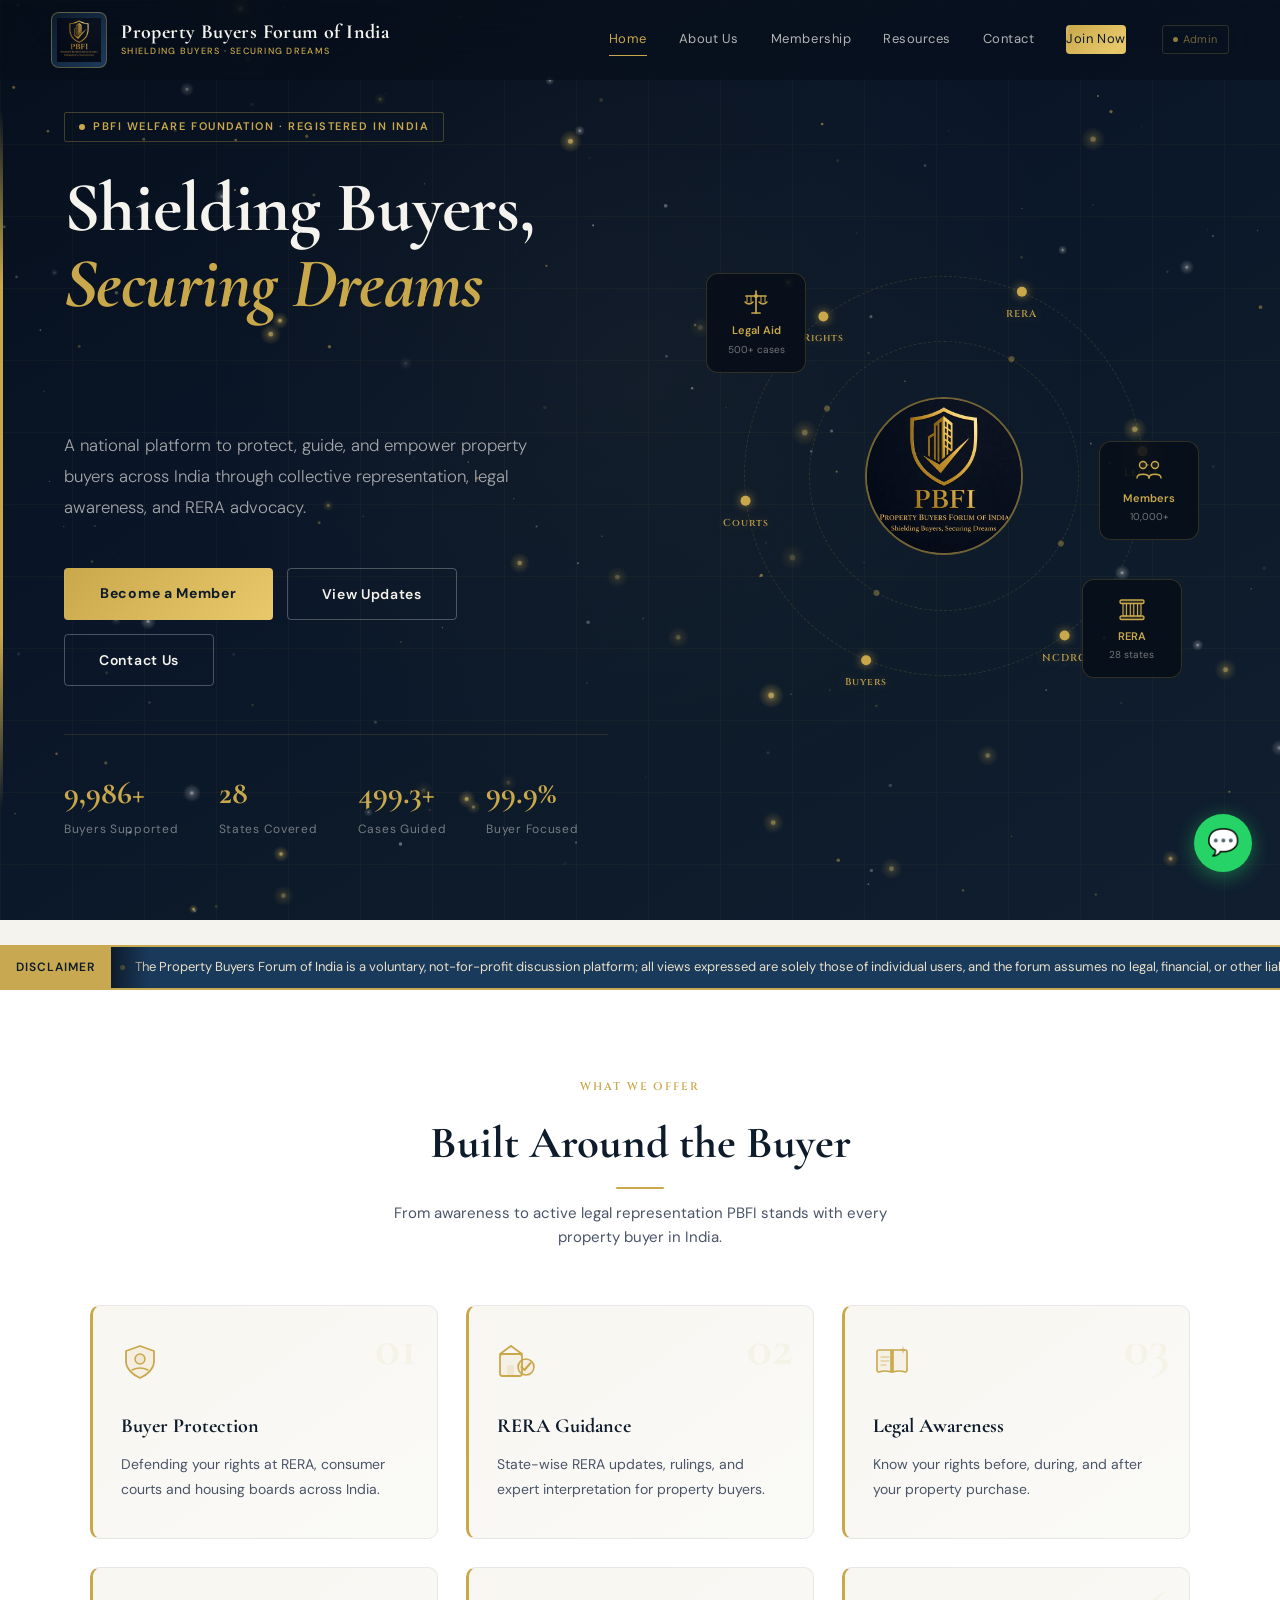
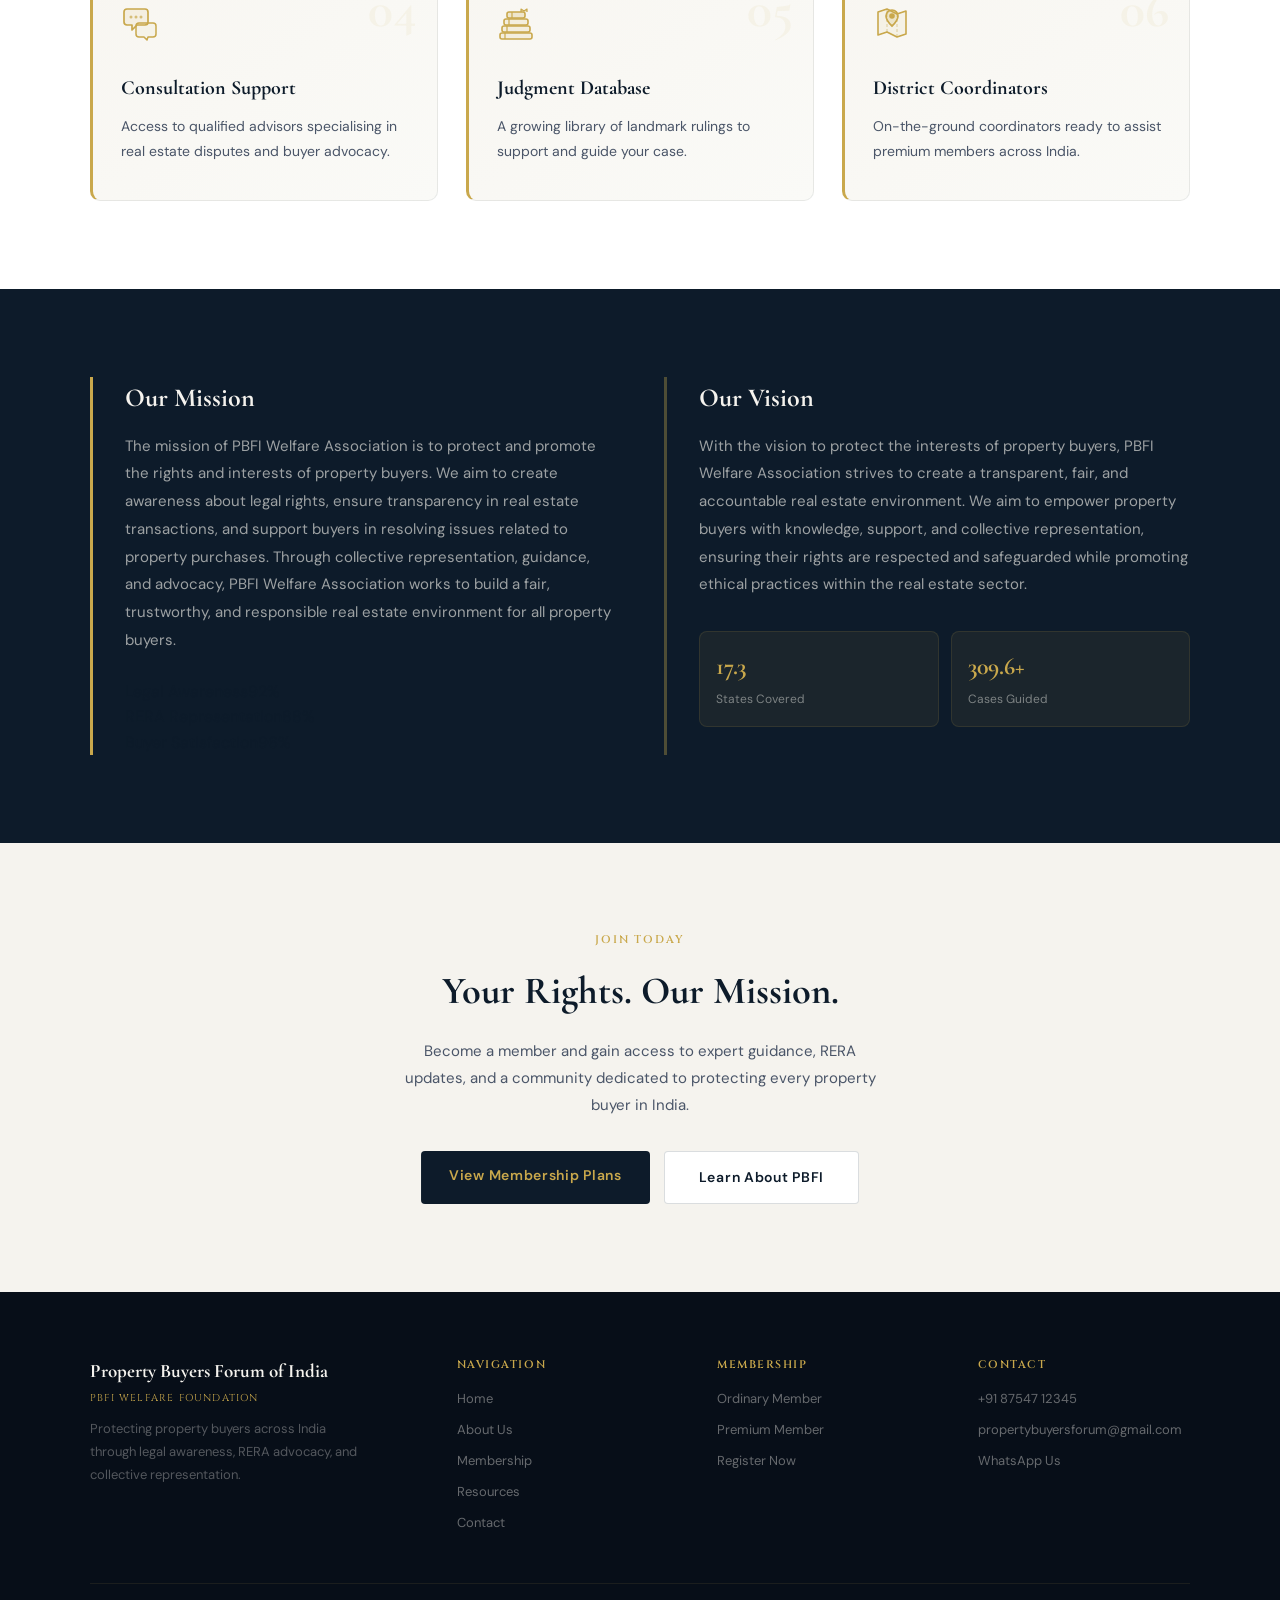
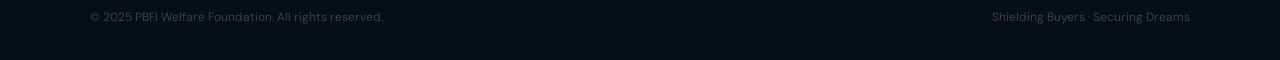
<file: index.html>
<!DOCTYPE html>
<html lang="en">
<head>
  <meta charset="UTF-8">
  <meta name="viewport" content="width=device-width,initial-scale=1.0">
  <title>Property Buyers Forum of India — Shielding Buyers, Securing Dreams | PBFI Welfare Foundation</title>
  <meta name="description" content="Property Buyers Forum of India (PBFI) is India's leading property buyer protection platform. Get RERA guidance, legal awareness, and expert support across 28 states. Join 10,000+ members today.">
  <meta name="keywords" content="buyers forum india, property buyer protection, RERA guidance, real estate legal help, property rights India, PBFI, PBFI welfare foundation, buyer advocacy India">
  <meta name="author" content="PBFI Welfare Foundation">
  <meta name="robots" content="index, follow">
  <link rel="canonical" href="https://www.buyersforumofindia.org/">
  <meta property="og:type" content="website">
  <meta property="og:title" content="Property Buyers Forum of India — Shielding Buyers, Securing Dreams">
  <meta property="og:description" content="India's largest property buyer protection platform. RERA guidance, legal support, and collective representation across 28 states.">
  <meta property="og:url" content="https://www.buyersforumofindia.org/">
  <meta property="og:site_name" content="Property Buyers Forum of India">
  <meta property="og:image" content="https://www.buyersforumofindia.org/images/logo.png">
  <meta name="twitter:card" content="summary_large_image">
  <meta name="twitter:title" content="Property Buyers Forum of India — Shielding Buyers, Securing Dreams">
  <meta name="twitter:description" content="India's largest property buyer protection platform. RERA guidance, legal support across 28 states.">
  <meta name="twitter:image" content="https://www.buyersforumofindia.org/images/logo.png">
  <script type="application/ld+json">
  {"@context":"https://schema.org","@type":"Organization","name":"Property Buyers Forum of India","alternateName":"PBFI","url":"https://www.buyersforumofindia.org","logo":"https://www.buyersforumofindia.org/images/logo.png","description":"India's leading property buyer protection platform providing RERA guidance, legal awareness, and collective representation across 28 states.","foundingDate":"2020","areaServed":"IN","sameAs":[],"contactPoint":{"@type":"ContactPoint","contactType":"Customer Support","telephone":"+91-87547-12345","email":"propertybuyersforum@gmail.com"}}
  </script>
  <link rel="stylesheet" href="style.css">

  <style>
    /* ── HOME PAGE STYLES ── */
    .hero-section{min-height:100vh;display:flex;align-items:center;background:linear-gradient(150deg,#060F1C 0%,#0A1628 40%,#0D1B2A 70%,#111E30 100%);padding:0 clamp(1.5rem,5vw,5rem);position:relative;overflow:hidden}
    #particles-canvas{position:absolute;inset:0;width:100%;height:100%;pointer-events:none;display:block}
    .hero-grid-bg{position:absolute;inset:0;opacity:0.04;background-image:linear-gradient(rgba(201,168,76,1) 1px,transparent 1px),linear-gradient(90deg,rgba(201,168,76,1) 1px,transparent 1px);background-size:72px 72px}
    .hero-gold-bar{position:absolute;left:0;top:12%;bottom:12%;width:3px;background:linear-gradient(180deg,transparent,#C9A84C 25%,#C9A84C 75%,transparent)}
    .hero-inner{width:100%;display:grid;grid-template-columns:1fr 1fr;gap:4rem;align-items:center;padding-top:7rem;padding-bottom:5rem;position:relative;z-index:2}
    .hero-eyebrow{display:inline-flex;align-items:center;gap:8px;border:1px solid rgba(201,168,76,0.3);border-radius:2px;padding:5px 14px;margin-bottom:1.75rem;animation:borderGlow 3s ease-in-out infinite}
    .hero-eyebrow span{width:6px;height:6px;border-radius:50%;background:#C9A84C;animation:pulseDot 2s ease-in-out infinite}
    .hero-eyebrow p{color:#C9A84C;font-size:11px;font-weight:600;letter-spacing:0.14em}
    .hero-title{font-family:'Cormorant Garamond',serif;font-size:clamp(2.6rem,5.5vw,5rem);font-weight:700;color:#F5F3EE;line-height:1.08;letter-spacing:-0.01em;margin-bottom:1.5rem}
    .hero-title-line2{color:#C9A84C;font-style:italic;display:block;min-height:1.2em}
    .cursor{display:inline-block;width:3px;background:#C9A84C;margin-left:2px;animation:blink 0.9s step-end infinite;vertical-align:baseline}
    .hero-subtitle{font-size:clamp(0.92rem,1.5vw,1.05rem);font-weight:300;color:rgba(245,243,238,0.65);line-height:1.85;max-width:500px;margin-bottom:2.75rem}
    .hero-btns{display:flex;gap:14px;flex-wrap:wrap;margin-bottom:3rem}
    .stats-strip{display:flex;gap:2.5rem;flex-wrap:wrap;border-top:1px solid rgba(201,168,76,0.15);padding-top:2rem}
    .stat-value{font-family:'Cormorant Garamond',serif;font-size:clamp(1.6rem,2.5vw,2.2rem);font-weight:700;color:#C9A84C}
    .stat-label{font-size:12px;color:rgba(245,243,238,0.45);letter-spacing:0.06em;margin-top:2px}
    .hero-anim-wrap{display:flex;align-items:center;justify-content:center}
    .hero-anim{position:relative;width:440px;height:440px}
    .ring{position:absolute;top:50%;left:50%;border-radius:50%;border:1px dashed rgba(201,168,76,0.18);transform:translate(-50%,-50%)}
    .ring-outer{width:400px;height:400px}
    .ring-mid{width:270px;height:270px;animation:spinRing 20s linear infinite reverse}
    .ring-dot{position:absolute;width:10px;height:10px;border-radius:50%;background:#C9A84C;top:50%;left:50%;box-shadow:0 0 10px rgba(201,168,76,0.8)}
    .ring-label{position:absolute;top:50%;left:50%;transform:translateX(-50%);font-size:10px;font-weight:600;color:rgba(201,168,76,0.9);letter-spacing:0.1em;white-space:nowrap;margin-top:14px;font-family:'Cinzel',serif;text-shadow:0 0 12px rgba(201,168,76,0.4)}
    .ring-dot-sm{position:absolute;width:6px;height:6px;border-radius:50%;background:rgba(201,168,76,0.4);top:50%;left:50%;transform:translate(-50%,-50%) rotate(var(--angle)) translateY(-135px)}
    .hero-shield{position:absolute;top:50%;left:50%;transform:translate(-50%,-50%);border:2.5px solid rgba(201,168,76,0.55);border-radius:50%;width:158px;height:158px;backdrop-filter:blur(16px);animation:shieldPulse 3.5s ease-in-out infinite,logoFloat 5s ease-in-out infinite;overflow:hidden;background:rgba(7,14,24,0.85);box-shadow:inset 0 0 24px rgba(0,0,0,0.6)}
    .hero-shield img{width:100%;height:100%;object-fit:cover;object-position:center center;border-radius:50%;display:block;filter:brightness(1.05)}
    .float-card{position:absolute;background:rgba(7,14,24,0.88);border:1px solid rgba(201,168,76,0.22);border-radius:12px;padding:14px 18px;text-align:center;backdrop-filter:blur(14px);min-width:100px;transition:border-color 0.3s,box-shadow 0.3s,transform 0.3s}
    .float-card:hover{border-color:rgba(201,168,76,0.6);box-shadow:0 8px 28px rgba(201,168,76,0.2);transform:scale(1.08)!important}
    .float-card-1{top:4%;left:-4%;animation:floatY 4.2s ease-in-out infinite}
    .float-card-2{bottom:4%;right:-4%;animation:floatY 4.2s ease-in-out infinite 1.4s}
    .float-card-3{top:42%;right:-8%;animation:floatY 4.2s ease-in-out infinite 2.8s}
    .float-card-icon{display:flex;align-items:center;justify-content:center;margin-bottom:6px;animation:iconBounce 2.5s ease-in-out infinite}
    .float-card-2 .float-card-icon{animation-delay:0.8s}
    .float-card-3 .float-card-icon{animation-delay:1.6s}

    /* ── ADMIN LINK IN NAVBAR ── */
    .navbar-admin-link {
      display: inline-flex;
      align-items: center;
      gap: 5px;
      color: rgba(201,168,76,0.55) !important;
      font-size: 11px !important;
      font-weight: 600;
      letter-spacing: 0.08em;
      border: 1px solid rgba(201,168,76,0.2);
      border-radius: 3px;
      padding: 5px 10px !important;
      transition: color 0.2s, border-color 0.2s, background 0.2s !important;
      text-decoration: none;
      margin-left: 4px;
    }
    .navbar-admin-link:hover {
      color: #C9A84C !important;
      border-color: rgba(201,168,76,0.5) !important;
      background: rgba(201,168,76,0.07) !important;
    }
    .navbar-admin-dot {
      width: 5px;
      height: 5px;
      border-radius: 50%;
      background: #C9A84C;
      opacity: 0.7;
      display: inline-block;
    }

    /* ── KEYFRAMES needed inline (fallback if animations.js doesn't define them) ── */
    @keyframes borderGlow{0%,100%{border-color:rgba(201,168,76,0.3)}50%{border-color:rgba(201,168,76,0.7)}}
    @keyframes pulseDot{0%,100%{transform:scale(1);opacity:1}50%{transform:scale(1.5);opacity:0.6}}
    @keyframes blink{0%,100%{opacity:1}50%{opacity:0}}
    @keyframes floatY{0%,100%{transform:translateY(0)}50%{transform:translateY(-12px)}}
    @keyframes iconBounce{0%,100%{transform:translateY(0)}50%{transform:translateY(-4px)}}
    @keyframes shieldPulse{0%,100%{box-shadow:0 0 0 0 rgba(201,168,76,0)}50%{box-shadow:0 0 0 12px rgba(201,168,76,0.12)}}
    @keyframes logoFloat{0%,100%{transform:translate(-50%,-50%) translateY(0)}50%{transform:translate(-50%,-50%) translateY(-8px)}}
    @keyframes spinRing{from{transform:translate(-50%,-50%) rotate(0deg)}to{transform:translate(-50%,-50%) rotate(360deg)}}
  </style>
</head>
<body>

<div id="page-transition">
  <div class="pt-logo"><img src="./images/logo.png" alt="PBFI Logo"></div>
  <div class="pt-text">SHIELDING BUYERS · SECURING DREAMS</div>
</div>

<!-- NAVBAR -->
<nav class="navbar">
  <a href="index.html" class="navbar-logo">
    <div class="navbar-logo-icon">
      <img src="./images/logo.png" alt="Property Buyers Forum of India Logo">
    </div>
    <div>
      <div class="navbar-brand-name">Property Buyers Forum of India</div>
      <div class="navbar-brand-tag">SHIELDING BUYERS · SECURING DREAMS</div>
    </div>
  </a>
  <div class="navbar-links">
    <a href="index.html" class="active">Home</a>
    <a href="about.html">About Us</a>
    <a href="membership.html">Membership</a>
    <a href="resources.html">Resources</a>
    <a href="contact.html">Contact</a>
    <a href="membership.html" class="navbar-cta">Join Now</a>
    <!-- ── ADMIN BUTTON ── -->
    <a href="admin.html" class="navbar-admin-link" title="Admin Panel">
      <span class="navbar-admin-dot"></span>Admin
    </a>
  </div>
</nav>

<!-- HERO -->
<section class="hero-section">
  <canvas id="particles-canvas"></canvas>
  <div class="hero-grid-bg"></div>
  <div class="hero-gold-bar"></div>

  <div class="hero-inner">
    <div>
      <div class="hero-eyebrow fade-in">
        <span></span><p>PBFI WELFARE FOUNDATION · REGISTERED IN INDIA</p>
      </div>
      <h1 class="hero-title fade-up delay-1">
        Shielding Buyers,<br>
        <em class="hero-title-line2" id="typing-text">Securing Dreams.</em><span class="cursor"></span>
      </h1>
      <p class="hero-subtitle fade-up delay-2">
        A national platform to protect, guide, and empower property buyers across India through collective representation, legal awareness, and RERA advocacy.
      </p>
      <div class="hero-btns fade-up delay-3">
        <a href="membership.html" class="btn btn-gold">Become a Member</a>
        <a href="resources.html" class="btn btn-outline">View Updates</a>
        <a href="contact.html" class="btn btn-outline">Contact Us</a>
      </div>
      <div class="stats-strip fade-up delay-4">
        <div class="stat-item"><div class="stat-value counter" data-target="10000+">0</div><div class="stat-label">Buyers Supported</div></div>
        <div class="stat-item"><div class="stat-value counter" data-target="28">0</div><div class="stat-label">States Covered</div></div>
        <div class="stat-item"><div class="stat-value counter" data-target="500+">0</div><div class="stat-label">Cases Guided</div></div>
        <div class="stat-item"><div class="stat-value counter" data-target="100%">0</div><div class="stat-label">Buyer Focused</div></div>
      </div>
    </div>

    <!-- RIGHT: Orbit with logo -->
    <div class="hero-anim-wrap fade-in delay-3">
      <div class="hero-anim">
        <div class="ring ring-outer">
          <div class="ring-dot" style="--angle:0deg">  <span class="ring-label">RERA</span></div>
          <div class="ring-dot" style="--angle:60deg"> <span class="ring-label">Legal</span></div>
          <div class="ring-dot" style="--angle:120deg"><span class="ring-label">NCDRC</span></div>
          <div class="ring-dot" style="--angle:180deg"><span class="ring-label">Buyers</span></div>
          <div class="ring-dot" style="--angle:240deg"><span class="ring-label">Courts</span></div>
          <div class="ring-dot" style="--angle:300deg"><span class="ring-label">Rights</span></div>
        </div>
        <div class="ring ring-mid">
          <div class="ring-dot-sm" style="--angle:30deg"></div>
          <div class="ring-dot-sm" style="--angle:120deg"></div>
          <div class="ring-dot-sm" style="--angle:210deg"></div>
          <div class="ring-dot-sm" style="--angle:300deg"></div>
        </div>
        <div class="hero-shield">
          <img src="./images/logo.png" alt="PBFI Shield Logo">
        </div>

        <!-- Float Card 1: Legal Aid -->
        <div class="float-card float-card-1">
          <div class="float-card-icon">
            <svg width="28" height="28" viewBox="0 0 28 28" fill="none" xmlns="http://www.w3.org/2000/svg">
              <line x1="14" y1="3" x2="14" y2="25" stroke="#C9A84C" stroke-width="1.7" stroke-linecap="round"/>
              <line x1="4" y1="8" x2="24" y2="8" stroke="#C9A84C" stroke-width="1.7" stroke-linecap="round"/>
              <circle cx="14" cy="8" r="2" fill="#C9A84C"/>
              <line x1="5"  y1="8" x2="5"  y2="14" stroke="#C9A84C" stroke-width="1"/>
              <line x1="9"  y1="8" x2="9"  y2="14" stroke="#C9A84C" stroke-width="1"/>
              <path d="M3 14 Q7 18 11 14" stroke="#C9A84C" stroke-width="1.5" fill="rgba(201,168,76,0.13)" stroke-linecap="round"/>
              <line x1="19" y1="8" x2="19" y2="14" stroke="#C9A84C" stroke-width="1"/>
              <line x1="23" y1="8" x2="23" y2="14" stroke="#C9A84C" stroke-width="1"/>
              <path d="M17 14 Q21 18 25 14" stroke="#C9A84C" stroke-width="1.5" fill="rgba(201,168,76,0.13)" stroke-linecap="round"/>
              <line x1="10" y1="25" x2="18" y2="25" stroke="#C9A84C" stroke-width="1.7" stroke-linecap="round"/>
            </svg>
          </div>
          <div style="font-size:11px;font-weight:600;color:#C9A84C">Legal Aid</div>
          <div style="font-size:10px;color:rgba(245,243,238,0.45);margin-top:2px">500+ cases</div>
        </div>

        <!-- Float Card 2: RERA -->
        <div class="float-card float-card-2">
          <div class="float-card-icon">
            <svg width="28" height="28" viewBox="0 0 28 28" fill="none" xmlns="http://www.w3.org/2000/svg">
              <rect x="2"  y="6"  width="24" height="3.5" rx="1.5" fill="rgba(201,168,76,0.2)" stroke="#C9A84C" stroke-width="1.4"/>
              <rect x="2"  y="22" width="24" height="3.5" rx="1.5" fill="rgba(201,168,76,0.2)" stroke="#C9A84C" stroke-width="1.4"/>
              <rect x="5"  y="9.5" width="3.5" height="12.5" rx="1" fill="rgba(201,168,76,0.1)" stroke="#C9A84C" stroke-width="1.2"/>
              <rect x="12.3" y="9.5" width="3.5" height="12.5" rx="1" fill="rgba(201,168,76,0.1)" stroke="#C9A84C" stroke-width="1.2"/>
              <rect x="19.5" y="9.5" width="3.5" height="12.5" rx="1" fill="rgba(201,168,76,0.1)" stroke="#C9A84C" stroke-width="1.2"/>
            </svg>
          </div>
          <div style="font-size:11px;font-weight:600;color:#C9A84C">RERA</div>
          <div style="font-size:10px;color:rgba(245,243,238,0.45);margin-top:2px">28 states</div>
        </div>

        <!-- Float Card 3: Members -->
        <div class="float-card float-card-3">
          <div class="float-card-icon">
            <svg width="28" height="28" viewBox="0 0 28 28" fill="none" xmlns="http://www.w3.org/2000/svg">
              <circle cx="8" cy="9" r="3.5" stroke="#C9A84C" stroke-width="1.4" fill="rgba(201,168,76,0.1)"/>
              <path d="M2 22 C2 17 14 17 14 22" stroke="#C9A84C" stroke-width="1.4" stroke-linecap="round" fill="none"/>
              <circle cx="20" cy="9" r="3.5" stroke="#C9A84C" stroke-width="1.4" fill="rgba(201,168,76,0.1)"/>
              <path d="M14 22 C14 17 26 17 26 22" stroke="#C9A84C" stroke-width="1.4" stroke-linecap="round" fill="none"/>
              <line x1="11.5" y1="9" x2="16.5" y2="9" stroke="#C9A84C" stroke-width="1" stroke-dasharray="2 2"/>
            </svg>
          </div>
          <div style="font-size:11px;font-weight:600;color:#C9A84C">Members</div>
          <div style="font-size:10px;color:rgba(245,243,238,0.45);margin-top:2px">10,000+</div>
        </div>
      </div>
    </div>
  </div>
</section>

<style>
  .ticker-wrap {
    width: 100%;
    background: #1a3a5c;
    border-top: 2px solid #c8a951;
    border-bottom: 2px solid #c8a951;
    padding: 10px 0;
    overflow: hidden;
    position: relative;
  }
  .ticker-label {
    position: absolute;
    left: 0; top: 0;
    height: 100%;
    background: #c8a951;
    color: #0D1B2A;
    font-size: 12px;
    font-weight: 600;
    letter-spacing: 0.08em;
    padding: 0 16px;
    display: flex;
    align-items: center;
    z-index: 2;
    text-transform: uppercase;
    white-space: nowrap;
  }
  .ticker-fade-left {
    position: absolute;
    left: 110px; top: 0;
    width: 40px; height: 100%;
    background: linear-gradient(to right, #0D1B2A, transparent);
    z-index: 1;
  }
  .ticker-track {
    display: flex;
    white-space: nowrap;
    animation: ticker-scroll 8s linear infinite;
    padding-left: 120px;
  }
  .ticker-track:hover { animation-play-state: paused; }
  .ticker-text {
    font-size: 13px;
    color: #e8dfc8;
    padding-right: 80px;
    display: inline-flex;
    align-items: center;
  }
  .ticker-dot {
    display: inline-block;
    width: 5px; height: 5px;
    background: #c8a951;
    border-radius: 50%;
    margin-right: 10px;
    flex-shrink: 0;
  }
  @keyframes ticker-scroll {
    0%   { transform: translateX(0); }
    100% { transform: translateX(-50%); }
  }
</style>
<br>
<div class="ticker-wrap">
  <div class="ticker-label">Disclaimer</div>
  <div class="ticker-fade-left"></div>
  <div class="ticker-track">
    <span class="ticker-text">
      <span class="ticker-dot"></span>
      The Property Buyers Forum of India is a voluntary, not-for-profit discussion platform; all views expressed are solely those of individual users, and the forum assumes no legal, financial, or other liability arising from reliance on such information.
    </span>
    <span class="ticker-text">
      <span class="ticker-dot"></span>
      The Property Buyers Forum of India is a voluntary, not-for-profit discussion platform; all views expressed are solely those of individual users, and the forum assumes no legal, financial, or other liability arising from reliance on such information.
    </span>
  </div>
</div>

<!-- WHAT WE OFFER -->
<section class="section section-white">
  <div class="section-inner">
    <div class="section-header reveal">
      <span class="eyebrow">WHAT WE OFFER</span>
      <h2>Built Around the Buyer</h2>
      <p>From awareness to active legal representation PBFI stands with every property buyer in India.</p>
    </div>
    <div class="grid-auto">

      <div class="glow-card card-gold-left reveal reveal-d1">
        <span class="card-num">01</span>
        <div class="card-icon">
          <svg width="38" height="38" viewBox="0 0 38 38" fill="none" xmlns="http://www.w3.org/2000/svg">
            <path d="M19 4 L33 9 V19 C33 27 26 33 19 36 C12 33 5 27 5 19 V9 Z" fill="rgba(201,168,76,0.1)" stroke="#C9A84C" stroke-width="1.8" stroke-linejoin="round"/>
            <circle cx="19" cy="17" r="5" stroke="#C9A84C" stroke-width="1.5" fill="rgba(201,168,76,0.12)"/>
            <path d="M11 28 Q19 24 27 28" stroke="#C9A84C" stroke-width="1.5" stroke-linecap="round" fill="none"/>
          </svg>
        </div>
        <div class="card-title">Buyer Protection</div>
        <p class="card-desc">Defending your rights at RERA, consumer courts and housing boards across India.</p>
      </div>

      <div class="glow-card card-gold-left reveal reveal-d2">
        <span class="card-num">02</span>
        <div class="card-icon">
          <svg width="38" height="38" viewBox="0 0 38 38" fill="none" xmlns="http://www.w3.org/2000/svg">
            <rect x="3"  y="12" width="22" height="22" rx="2.5" fill="rgba(201,168,76,0.08)" stroke="#C9A84C" stroke-width="1.8"/>
            <line x1="3"  y1="12" x2="14" y2="4"  stroke="#C9A84C" stroke-width="1.8" stroke-linecap="round"/>
            <line x1="25" y1="12" x2="14" y2="4"  stroke="#C9A84C" stroke-width="1.8" stroke-linecap="round"/>
            <rect x="10" y="23" width="7"  height="11" rx="1.5" fill="rgba(201,168,76,0.15)"/>
            <circle cx="29" cy="25" r="8" fill="rgba(201,168,76,0.1)" stroke="#C9A84C" stroke-width="1.6"/>
            <path d="M24.5 25 L27.5 28 L33.5 21" stroke="#C9A84C" stroke-width="2" stroke-linecap="round" stroke-linejoin="round" fill="none"/>
          </svg>
        </div>
        <div class="card-title">RERA Guidance</div>
        <p class="card-desc">State-wise RERA updates, rulings, and expert interpretation for property buyers.</p>
      </div>

      <div class="glow-card card-gold-left reveal reveal-d3">
        <span class="card-num">03</span>
        <div class="card-icon">
          <svg width="38" height="38" viewBox="0 0 38 38" fill="none" xmlns="http://www.w3.org/2000/svg">
            <path d="M4 10 Q4 8 6 8 L18 8 L18 30 Q12 28 6 30 Q4 30 4 28 Z" fill="rgba(201,168,76,0.08)" stroke="#C9A84C" stroke-width="1.6" stroke-linejoin="round"/>
            <path d="M34 10 Q34 8 32 8 L20 8 L20 30 Q26 28 32 30 Q34 30 34 28 Z" fill="rgba(201,168,76,0.08)" stroke="#C9A84C" stroke-width="1.6" stroke-linejoin="round"/>
            <line x1="19" y1="8" x2="19" y2="30" stroke="#C9A84C" stroke-width="1.8" stroke-linecap="round"/>
            <line x1="8"  y1="15" x2="16" y2="15" stroke="#C9A84C" stroke-width="1.1" stroke-linecap="round" opacity="0.7"/>
            <line x1="8"  y1="19" x2="16" y2="19" stroke="#C9A84C" stroke-width="1.1" stroke-linecap="round" opacity="0.7"/>
            <line x1="8"  y1="23" x2="13" y2="23" stroke="#C9A84C" stroke-width="1.1" stroke-linecap="round" opacity="0.7"/>
            <path d="M30 4 L31 7 L34 8 L31 9 L30 12 L29 9 L26 8 L29 7 Z" fill="#C9A84C" opacity="0.6"/>
          </svg>
        </div>
        <div class="card-title">Legal Awareness</div>
        <p class="card-desc">Know your rights before, during, and after your property purchase.</p>
      </div>

      <div class="glow-card card-gold-left reveal reveal-d1">
        <span class="card-num">04</span>
        <div class="card-icon">
          <svg width="38" height="38" viewBox="0 0 38 38" fill="none" xmlns="http://www.w3.org/2000/svg">
            <path d="M3 8 Q3 5 6 5 L24 5 Q27 5 27 8 V18 Q27 21 24 21 L16 21 L11 26 L11 21 L6 21 Q3 21 3 18 Z" fill="rgba(201,168,76,0.1)" stroke="#C9A84C" stroke-width="1.7" stroke-linejoin="round"/>
            <path d="M15 22 Q15 19 18 19 L32 19 Q35 19 35 22 V30 Q35 33 32 33 L27 33 L27 33 L26 36 L23 33 L18 33 Q15 33 15 30 Z" fill="rgba(201,168,76,0.06)" stroke="#C9A84C" stroke-width="1.5" stroke-linejoin="round"/>
            <circle cx="10" cy="13" r="1.5" fill="#C9A84C" opacity="0.7"/>
            <circle cx="15" cy="13" r="1.5" fill="#C9A84C" opacity="0.7"/>
            <circle cx="20" cy="13" r="1.5" fill="#C9A84C" opacity="0.7"/>
          </svg>
        </div>
        <div class="card-title">Consultation Support</div>
        <p class="card-desc">Access to qualified advisors specialising in real estate disputes and buyer advocacy.</p>
      </div>

      <div class="glow-card card-gold-left reveal reveal-d2">
        <span class="card-num">05</span>
        <div class="card-icon">
          <svg width="38" height="38" viewBox="0 0 38 38" fill="none" xmlns="http://www.w3.org/2000/svg">
            <rect x="3"  y="29" width="32" height="6" rx="2" fill="rgba(201,168,76,0.12)" stroke="#C9A84C" stroke-width="1.6"/>
            <line x1="8" y1="29" x2="8" y2="35" stroke="#C9A84C" stroke-width="1.2"/>
            <rect x="5"  y="22" width="28" height="6" rx="2" fill="rgba(201,168,76,0.12)" stroke="#C9A84C" stroke-width="1.6"/>
            <line x1="10" y1="22" x2="10" y2="28" stroke="#C9A84C" stroke-width="1.2"/>
            <rect x="7"  y="15" width="24" height="6" rx="2" fill="rgba(201,168,76,0.12)" stroke="#C9A84C" stroke-width="1.6"/>
            <line x1="12" y1="15" x2="12" y2="21" stroke="#C9A84C" stroke-width="1.2"/>
            <rect x="10" y="8"  width="18" height="6" rx="2" fill="rgba(201,168,76,0.22)" stroke="#C9A84C" stroke-width="1.6"/>
            <line x1="15" y1="8" x2="15" y2="14" stroke="#C9A84C" stroke-width="1.2"/>
            <path d="M24 8 L24 5 L27 7 L30 5 L30 8" stroke="#C9A84C" stroke-width="1.2" fill="rgba(201,168,76,0.25)" stroke-linejoin="round"/>
          </svg>
        </div>
        <div class="card-title">Judgment Database</div>
        <p class="card-desc">A growing library of landmark rulings to support and guide your case.</p>
      </div>

      <div class="glow-card card-gold-left reveal reveal-d3">
        <span class="card-num">06</span>
        <div class="card-icon">
          <svg width="38" height="38" viewBox="0 0 38 38" fill="none" xmlns="http://www.w3.org/2000/svg">
            <path d="M5 8 L14 5 L24 10 L33 7 L33 30 L24 33 L14 28 L5 31 Z" fill="rgba(201,168,76,0.07)" stroke="#C9A84C" stroke-width="1.6" stroke-linejoin="round"/>
            <line x1="14" y1="5"  x2="14" y2="28" stroke="#C9A84C" stroke-width="1" stroke-dasharray="3 2" opacity="0.5"/>
            <line x1="24" y1="10" x2="24" y2="33" stroke="#C9A84C" stroke-width="1" stroke-dasharray="3 2" opacity="0.5"/>
            <path d="M19 6 C15.5 6 13 9 13 12 C13 16.5 19 22 19 22 C19 22 25 16.5 25 12 C25 9 22.5 6 19 6 Z" fill="rgba(201,168,76,0.2)" stroke="#C9A84C" stroke-width="1.7"/>
            <circle cx="19" cy="12" r="2.8" fill="#C9A84C"/>
          </svg>
        </div>
        <div class="card-title">District Coordinators</div>
        <p class="card-desc">On-the-ground coordinators ready to assist premium members across India.</p>
      </div>

    </div>
  </div>
</section>

<!-- MISSION & VISION -->
<section class="section section-navy">
  <div class="section-inner">
    <div class="grid-2" style="gap:3rem">
      <div class="reveal reveal-left" style="border-left:3px solid #C9A84C;padding-left:2rem">
        <h3 style="font-family:'Cormorant Garamond',serif;font-size:26px;color:#F5F3EE;margin-bottom:14px">Our Mission</h3>
        <p style="font-size:15px;color:rgba(245,243,238,0.62);line-height:1.85">The mission of PBFI Welfare Association is to protect and promote the rights and interests of property buyers. We aim to create awareness about legal rights, ensure transparency in real estate transactions, and support buyers in resolving issues related to property purchases. Through collective representation, guidance, and advocacy, PBFI Welfare Association works to build a fair, trustworthy, and responsible real estate environment for all property buyers.</p>
        <div style="margin-top:1.5rem">
          <div class="progress-wrap">
            <div class="progress-label"><span>Legal Awareness</span><span>92%</span></div>
            <div class="progress-track"><div class="progress-bar-fill" data-width="92"></div></div>
          </div>
          <div class="progress-wrap">
            <div class="progress-label"><span>RERA Representation</span><span>88%</span></div>
            <div class="progress-track"><div class="progress-bar-fill" data-width="88"></div></div>
          </div>
          <div class="progress-wrap">
            <div class="progress-label"><span>Buyer Satisfaction</span><span>96%</span></div>
            <div class="progress-track"><div class="progress-bar-fill" data-width="96"></div></div>
          </div>
        </div>
      </div>
      <div class="reveal reveal-right" style="border-left:3px solid rgba(201,168,76,0.35);padding-left:2rem">
        <h3 style="font-family:'Cormorant Garamond',serif;font-size:26px;color:#F5F3EE;margin-bottom:14px">Our Vision</h3>
        <p style="font-size:15px;color:rgba(245,243,238,0.62);line-height:1.85">With the vision to protect the interests of property buyers, PBFI Welfare Association strives to create a transparent, fair, and accountable real estate environment. We aim to empower property buyers with knowledge, support, and collective representation, ensuring their rights are respected and safeguarded while promoting ethical practices within the real estate sector.</p>
        <div style="margin-top:2rem;display:grid;grid-template-columns:1fr 1fr;gap:12px">
          <div style="background:rgba(201,168,76,0.08);border-radius:8px;padding:1rem;border:1px solid rgba(201,168,76,0.12)">
            <div style="font-family:'Cormorant Garamond',timserif;font-size:24px;color:#C9A84C;font-weight:700" class="counter" data-target="28">0</div>
            <div style="font-size:12px;color:rgba(245,243,238,0.45);margin-top:4px">States Covered</div>
          </div>
          <div style="background:rgba(201,168,76,0.08);border-radius:8px;padding:1rem;border:1px solid rgba(201,168,76,0.12)">
            <div style="font-family:'Cormorant Garamond',serif;font-size:24px;color:#C9A84C;font-weight:700" class="counter" data-target="500+">0</div>
            <div style="font-size:12px;color:rgba(245,243,238,0.45);margin-top:4px">Cases Guided</div>
          </div>
        </div>
      </div>
    </div>
  </div>
</section>

<!-- CTA -->
<section class="section section-cream">
  <div class="section-inner" style="text-align:center">
    <div class="reveal">
      <span class="eyebrow" style="font-family:'Cinzel',serif;color:#C9A84C;font-size:11px;letter-spacing:0.18em;font-weight:600;display:block;margin-bottom:12px">JOIN TODAY</span>
      <h2 style="font-family:'Cormorant Garamond',serif;font-size:clamp(1.9rem,3vw,3rem);margin-bottom:1rem">Your Rights. Our Mission.</h2>
      <p style="font-size:15px;color:#4A5568;max-width:480px;margin:0 auto 2rem;line-height:1.8">Become a member and gain access to expert guidance, RERA updates, and a community dedicated to protecting every property buyer in India.</p>
      <div style="display:flex;gap:14px;justify-content:center;flex-wrap:wrap">
        <a href="membership.html" class="btn btn-navy">View Membership Plans</a>
        <a href="about.html" class="btn" style="background:#fff;color:#0D1B2A;border:1px solid rgba(13,27,42,0.15);padding:14px 34px;font-size:14px;font-weight:600;border-radius:4px">Learn About PBFI</a>
      </div>
    </div>
  </div>
</section>

<!-- FOOTER -->
<footer class="footer">
  <div class="footer-top">
    <div>
      <div class="footer-brand-name">Property Buyers Forum of India</div>
      <span class="footer-brand-tag">PBFI WELFARE FOUNDATION</span>
      <p class="footer-brand-desc">Protecting property buyers across India through legal awareness, RERA advocacy, and collective representation.</p>
    </div>
    <div class="footer-col"><h5>Navigation</h5><a href="index.html">Home</a><a href="about.html">About Us</a><a href="membership.html">Membership</a><a href="resources.html">Resources</a><a href="contact.html">Contact</a></div>
    <div class="footer-col"><h5>Membership</h5><a href="membership.html">Ordinary Member</a><a href="membership.html">Premium Member</a><a href="membership.html#register">Register Now</a></div>
    <div class="footer-col"><h5>Contact</h5><a href="tel:+918754712345">+91 87547 12345</a><a href="mailto:propertybuyersforum@gmail.com">propertybuyersforum@gmail.com</a><a href="https://wa.me/918754712345" target="_blank">WhatsApp Us</a></div>
  </div>
  <div class="footer-bottom">
    <span>© 2025 PBFI Welfare Foundation. All rights reserved.</span>
    <span>Shielding Buyers · Securing Dreams</span>
  </div>
</footer>

<a href="https://wa.me/918754712345" class="whatsapp-float" target="_blank" aria-label="Chat on WhatsApp">💬</a>

<!-- ══════════════════════════════════════════
     PERSISTENT PARTICLE ENGINE
     Runs its own RAF loop — never stops.
     Falls back gracefully if animations.js
     also tries to draw particles (it checks
     for an existing loop via window._PBFIPFX).
═══════════════════════════════════════════ -->
<script>
(function () {
  'use strict';

  var canvas = document.getElementById('particles-canvas');
  if (!canvas) return;
  var ctx = canvas.getContext('2d');

  /* ── Resize ── */
  function resize() {
    canvas.width  = canvas.offsetWidth  || window.innerWidth;
    canvas.height = canvas.offsetHeight || window.innerHeight;
  }
  resize();
  window.addEventListener('resize', resize);

  /* ── Particle config ── */
  var PARTICLE_COUNT = 90;
  var GOLD = 'rgba(201,168,76,';
  var particles = [];

  function randomBetween(a, b) { return a + Math.random() * (b - a); }

  function Particle() {
    this.reset(true);
  }

  Particle.prototype.reset = function (randomY) {
    this.x     = randomBetween(0, canvas.width);
    this.y     = randomY ? randomBetween(0, canvas.height) : canvas.height + 4;
    this.r     = randomBetween(0.8, 2.4);
    this.speed = randomBetween(0.18, 0.55);
    this.drift = randomBetween(-0.15, 0.15);
    this.alpha = randomBetween(0.08, 0.55);
    this.fade  = randomBetween(0.001, 0.004) * (Math.random() > 0.5 ? 1 : -1);
    this.minA  = 0.05;
    this.maxA  = 0.6;
  };

  Particle.prototype.update = function () {
    this.y     -= this.speed;
    this.x     += this.drift;
    this.alpha += this.fade;
    if (this.alpha > this.maxA || this.alpha < this.minA) this.fade *= -1;
    if (this.y < -6) this.reset(false);
  };

  Particle.prototype.draw = function () {
    ctx.beginPath();
    ctx.arc(this.x, this.y, this.r, 0, Math.PI * 2);
    ctx.fillStyle = GOLD + this.alpha + ')';
    ctx.fill();
  };

  /* ── Initialise pool ── */
  for (var i = 0; i < PARTICLE_COUNT; i++) {
    particles.push(new Particle());
  }

  /* ── Render loop — uses RAF so it always matches display refresh ── */
  function loop() {
    ctx.clearRect(0, 0, canvas.width, canvas.height);
    for (var j = 0; j < particles.length; j++) {
      particles[j].update();
      particles[j].draw();
    }
    requestAnimationFrame(loop);
  }

  /* Flag so external scripts know the loop is already running */
  window._PBFIPFX = true;
  loop();
})();
</script>

<script src="animations.js"></script>
</body>
</html>
</file>
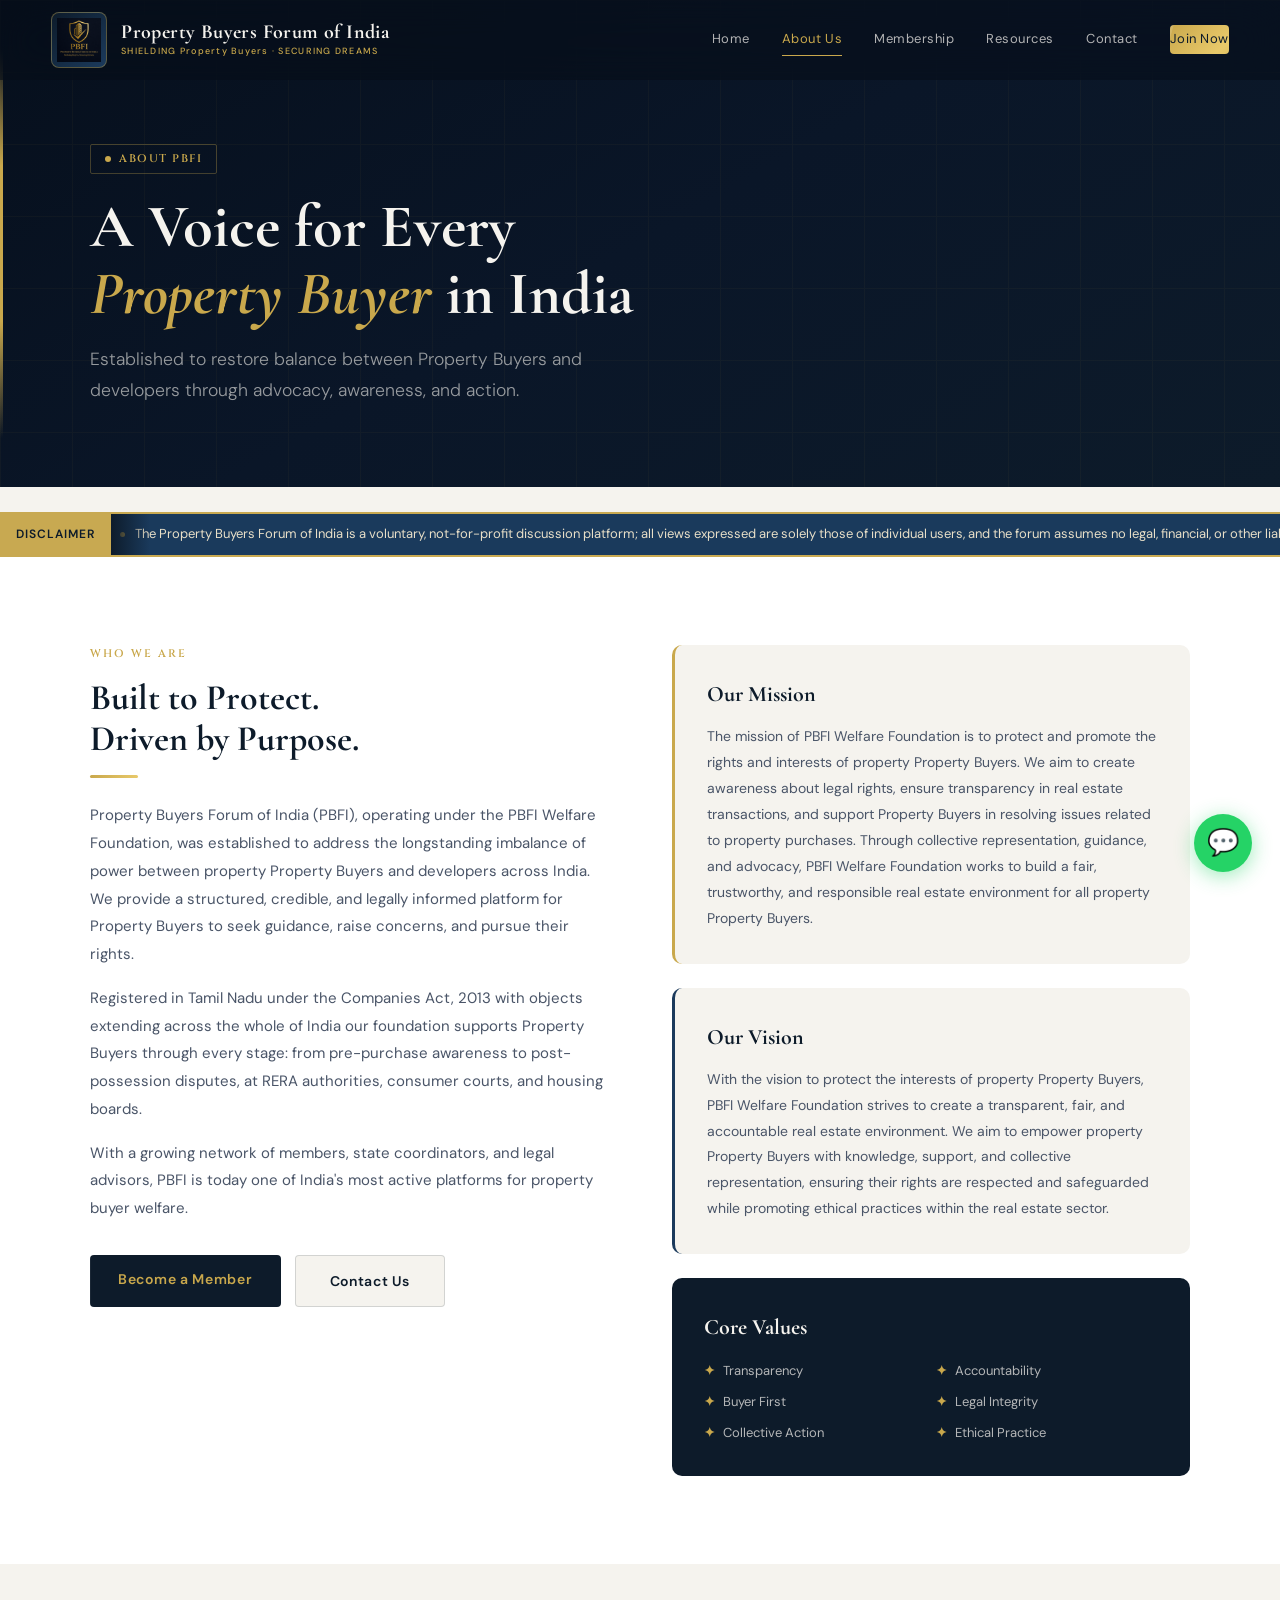
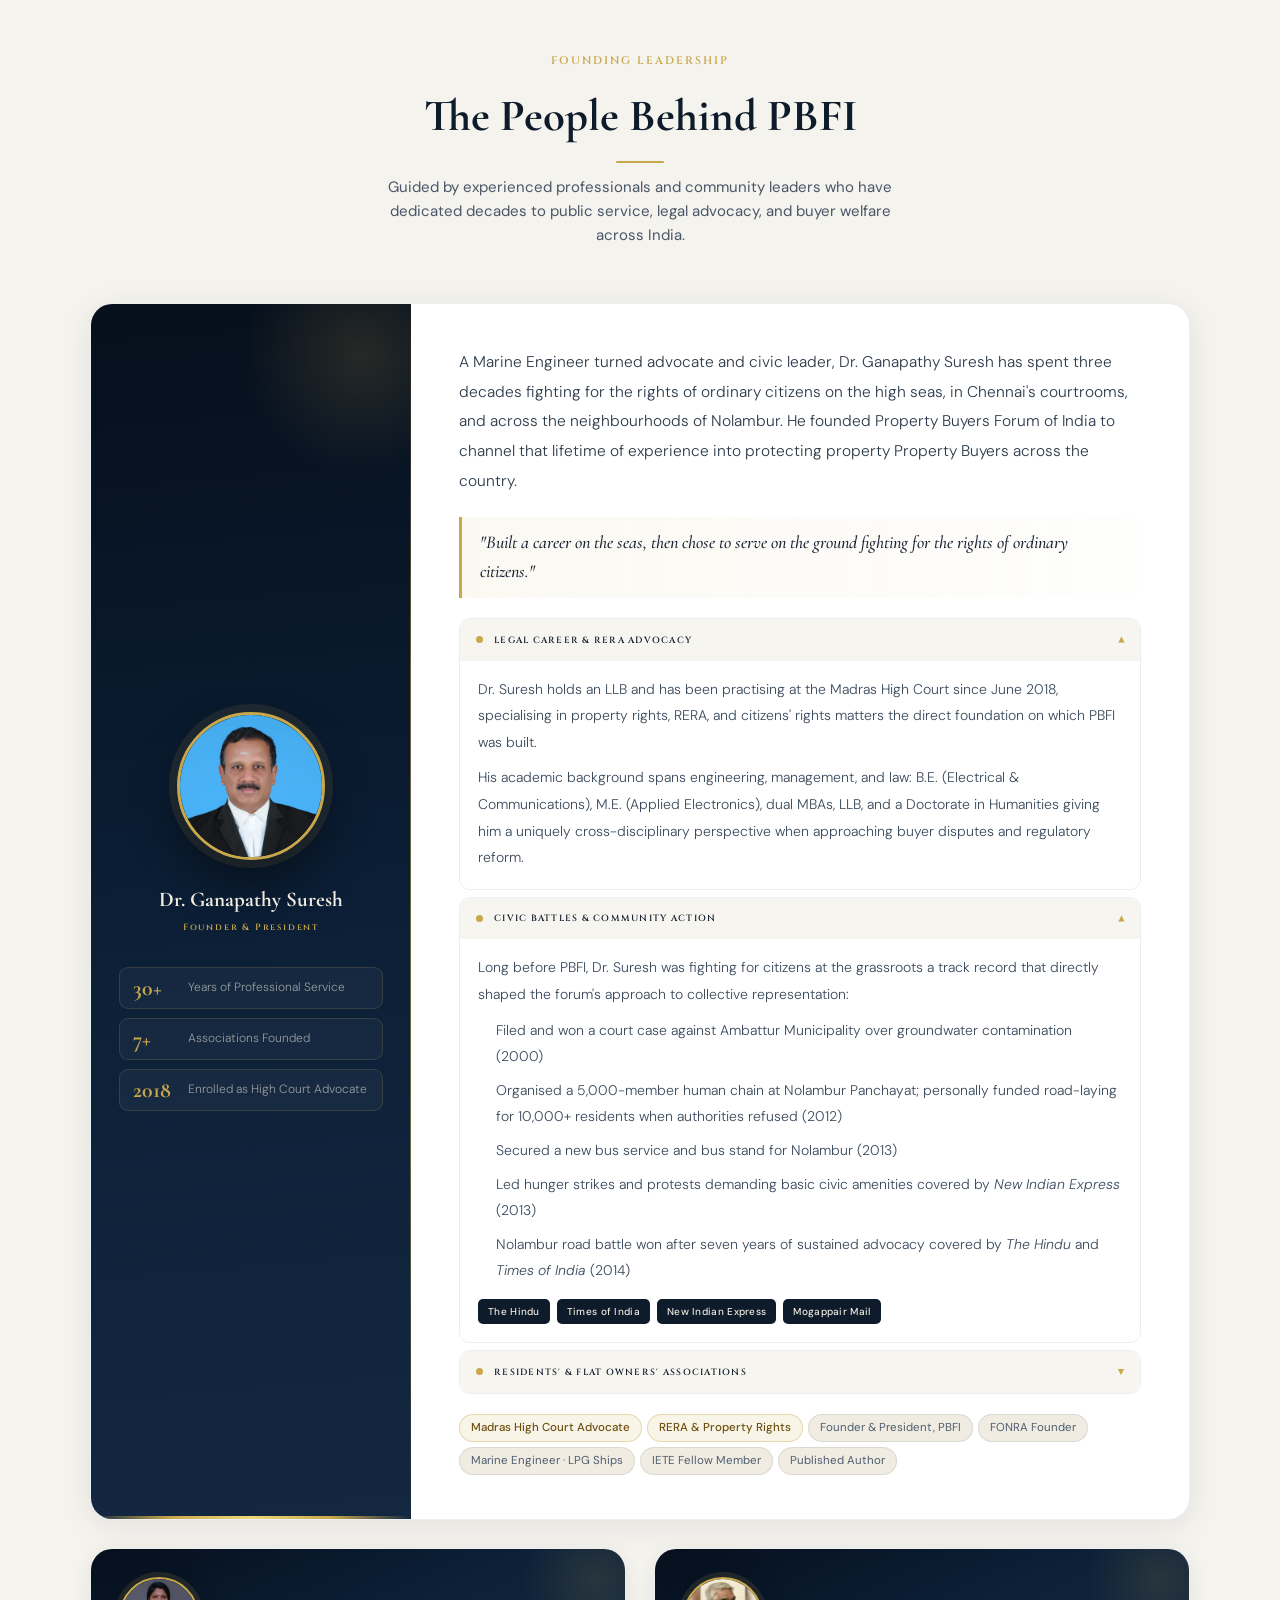
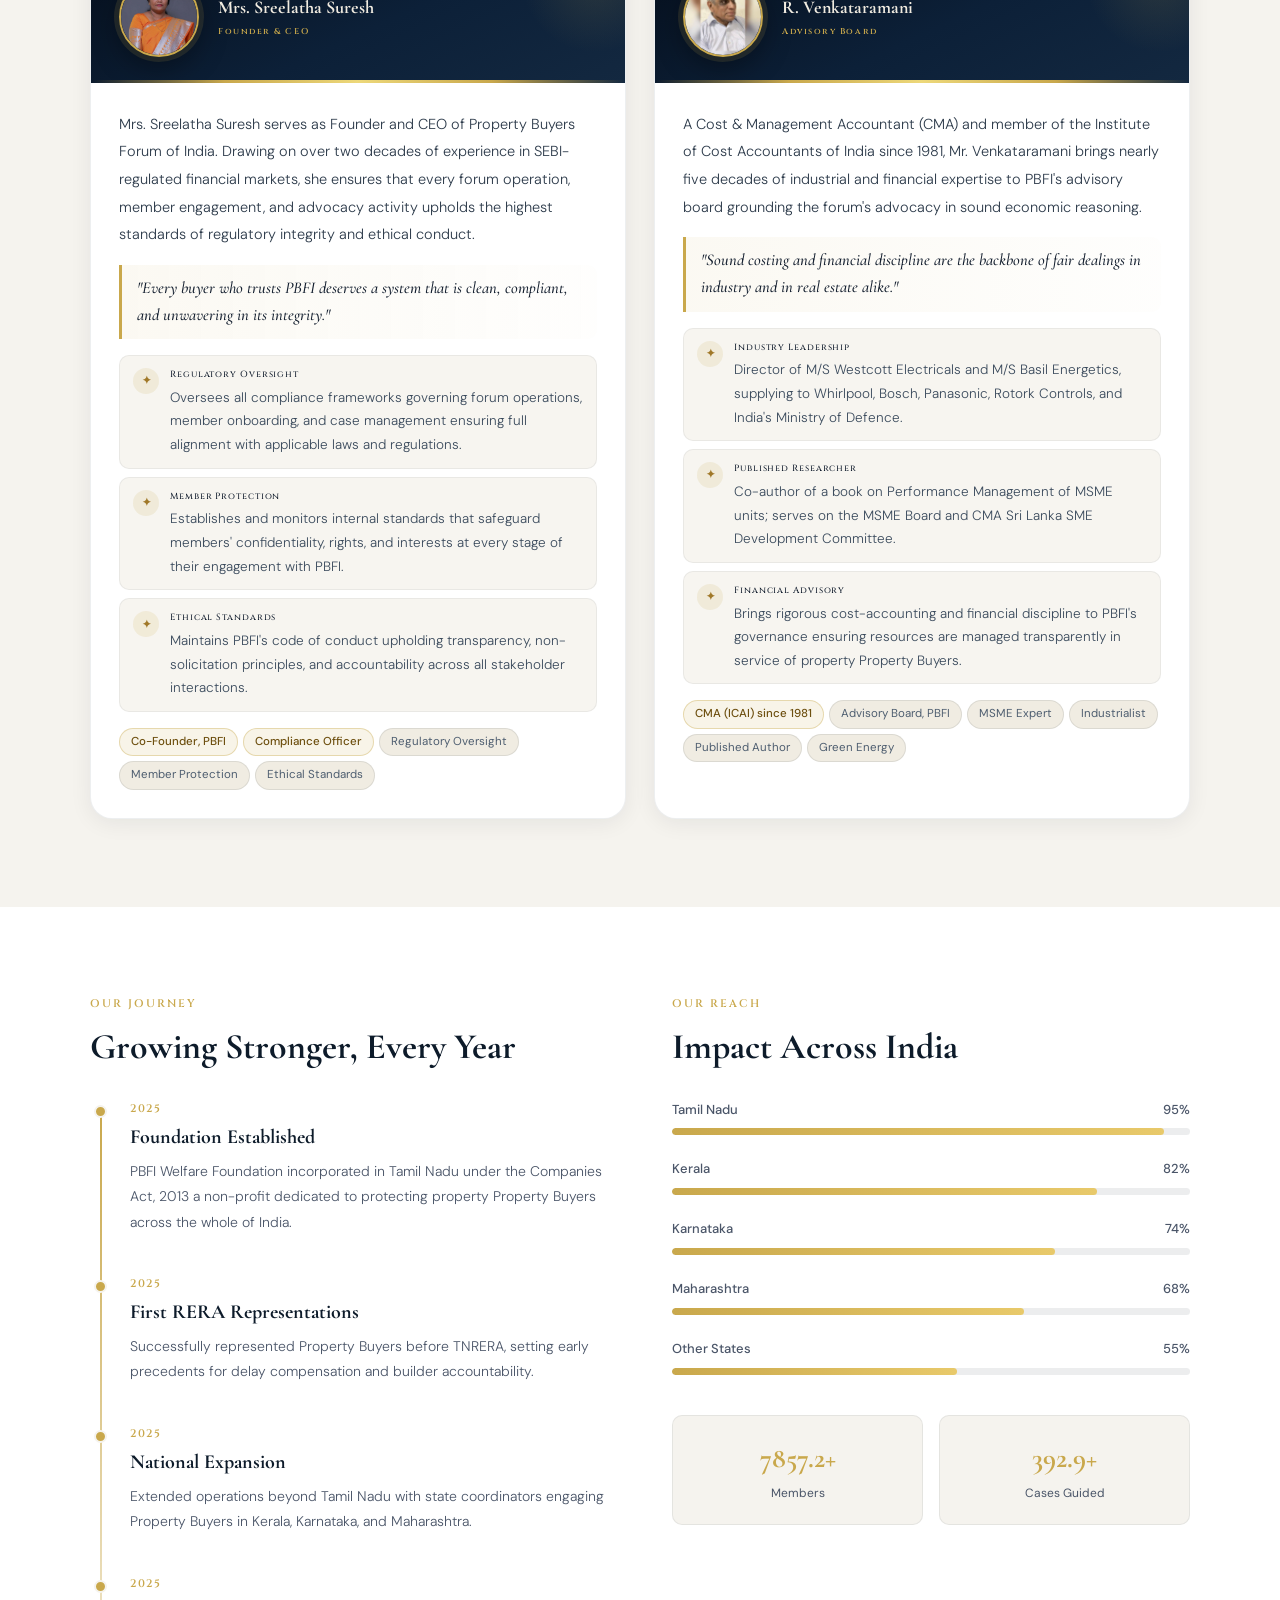
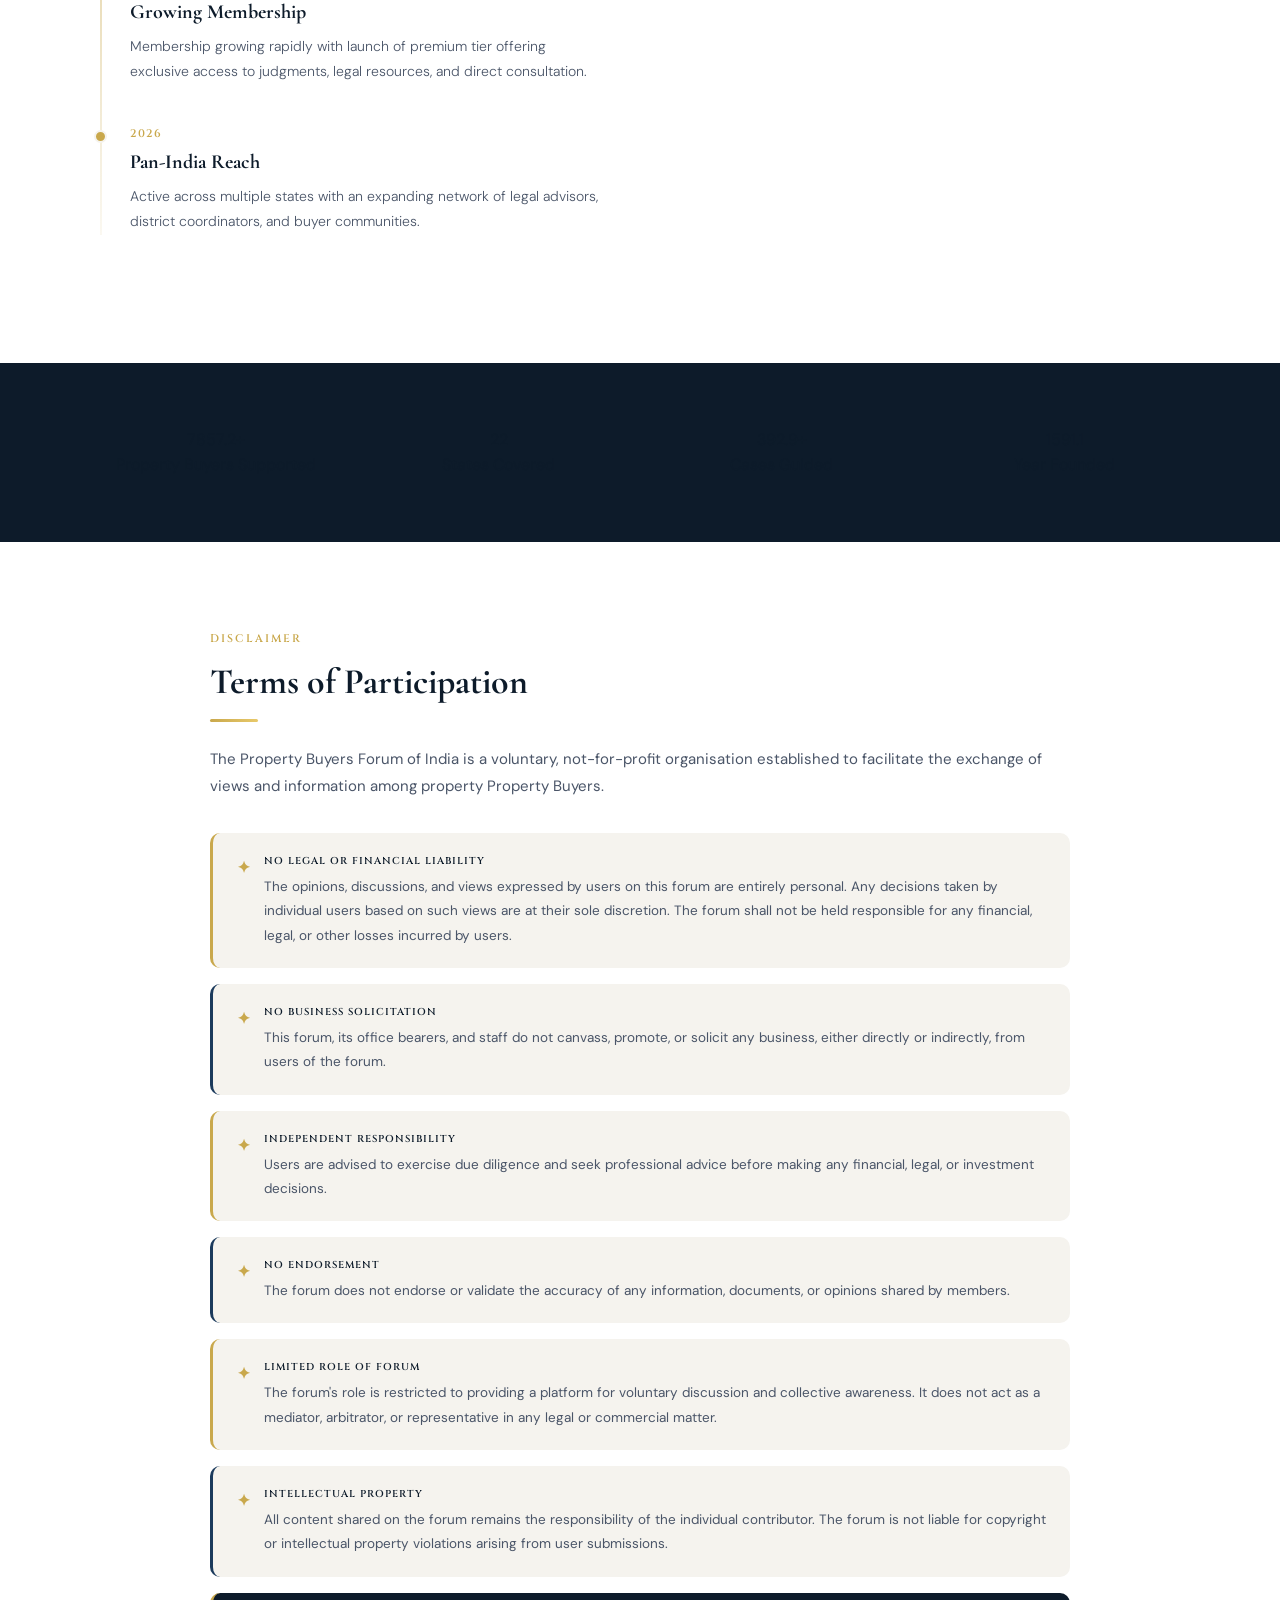
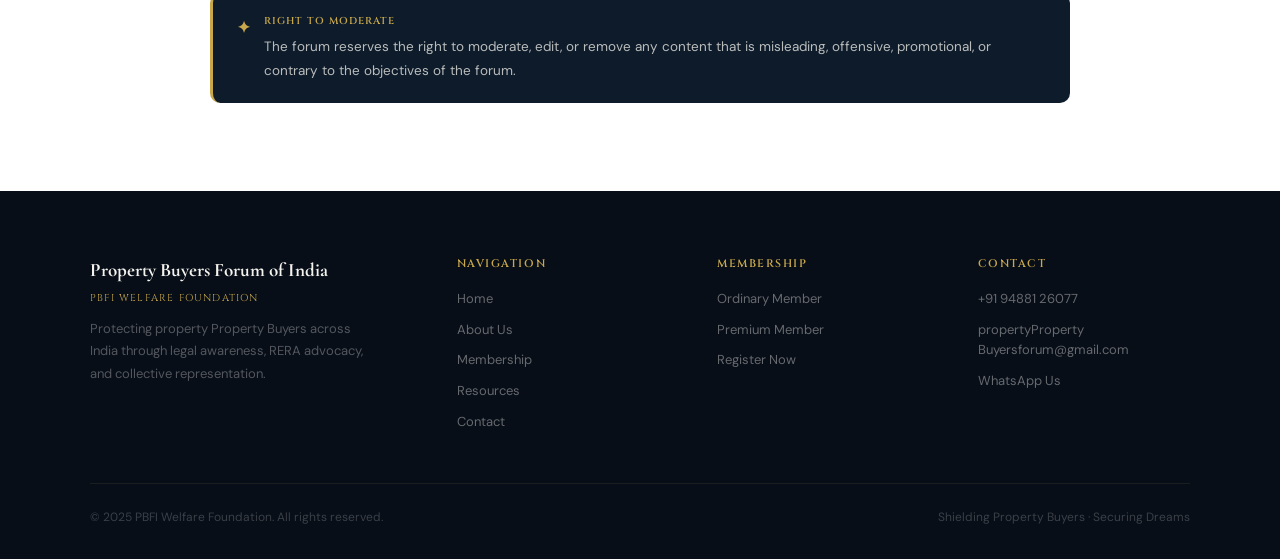
<file: about.html>
<!DOCTYPE html>
<html lang="en">
<head>
  <meta charset="UTF-8">
  <meta name="viewport" content="width=device-width,initial-scale=1.0">
  <title>About Us  Property Buyers Forum of India | Our Mission, Vision & Leadership</title>
  <meta name="description" content="Learn about Property Buyers Forum of India (PBFI)  our mission to protect property Property Buyers, our founding leadership Dr. G. Suresh and Mrs. Sreelatha Suresh, and our journey since 2025.">
  <meta name="keywords" content="Property Buyers forum india about, PBFI founders, property buyer advocacy India, PBFI welfare foundation, Dr G Suresh, Sreelatha Suresh, RERA advocacy">
  <meta name="author" content="PBFI Welfare Foundation">
  <meta name="robots" content="index, follow">
  <link rel="canonical" href="https://www.Property Buyersforumofindia.org/about.html">
  <meta property="og:type" content="website">
  <meta property="og:title" content="About Property Buyers Forum of India  Our Mission & Leadership">
  <meta property="og:description" content="Established to restore balance between Property Buyers and developers  through advocacy, awareness, and action.">
  <meta property="og:url" content="https://www.Property Buyersforumofindia.org/about.html">
  <meta property="og:image" content="https://www.Property Buyersforumofindia.org/images/logo.png">
  <script type="application/ld+json">
  {"@context":"https://schema.org","@type":"AboutPage","name":"About Property Buyers Forum of India","url":"https://www.Property Buyersforumofindia.org/about.html","description":"Learn about PBFI's mission, vision, founding leadership, and journey to protect property Property Buyers across India.","mainEntity":{"@type":"Organization","name":"Property Buyers Forum of India","foundingDate":"2025","founders":[{"@type":"Person","name":"Dr. G. Suresh","jobTitle":"Founder & President"},{"@type":"Person","name":"Mrs. Sreelatha Suresh","jobTitle":"Founder & CEO"}]}}
  </script>

  <link rel="preconnect" href="https://fonts.googleapis.com">
  <link rel="preconnect" href="https://fonts.gstatic.com" crossorigin>
  <link href="https://fonts.googleapis.com/css2?family=Cormorant+Garamond:ital,wght@0,400;0,500;0,600;0,700;1,400;1,600&family=Cinzel:wght@400;600;700&family=DM+Sans:ital,opsz,wght@0,9..40,300;0,9..40,400;0,9..40,500;1,9..40,300&display=swap" rel="stylesheet">

  <link rel="stylesheet" href="style.css">

  <style>

    /* ── PROGRESS BARS ── */
    .progress-wrap { margin-bottom: 1.5rem; }
    .progress-label { display: flex; justify-content: space-between; font-size: 13px; color: #4A5568; margin-bottom: 8px; font-weight: 500; }
    .progress-track { height: 7px; background: rgba(13,27,42,0.08); border-radius: 4px; overflow: hidden; }
    .progress-bar-fill { height: 100%; border-radius: 4px; width: 0; background: linear-gradient(90deg, #C9A84C, #E8C96A); transition: width 1.6s ease; }

    /* ── TIMELINE ── */
    .timeline { position: relative; padding-left: 2.5rem; }
    .timeline::before { content: ''; position: absolute; left: 10px; top: 8px; bottom: 0; width: 2px; background: linear-gradient(180deg, #C9A84C 0%, rgba(201,168,76,0.08) 100%); }
    .timeline-item { position: relative; margin-bottom: 2.5rem; }
    .timeline-dot { position: absolute; left: -2.28rem; top: 5px; width: 13px; height: 13px; border-radius: 50%; background: #C9A84C; border: 2px solid #F5F3EE; }
    .timeline-year { font-family: 'Cinzel', serif; font-size: 11px; color: #C9A84C; font-weight: 600; letter-spacing: 0.1em; margin-bottom: 4px; }
    .timeline-title { font-family: 'Cormorant Garamond', serif; font-size: 20px; font-weight: 700; color: #0D1B2A; margin-bottom: 6px; }
    .timeline-text { font-family: 'DM Sans', sans-serif; font-size: 14px; font-weight: 300; color: #4A5568; line-height: 1.8; }

    /* ════════════════════════════════════════
       LEADERSHIP  COMPLETE REDESIGN
    ════════════════════════════════════════ */

    .leadership-wrap {
      max-width: 1160px;
      margin: 0 auto;
    }

    /* ─ DR. SURESH: Full-width featured card ─ */
    .card-featured {
      display: grid;
      grid-template-columns: 320px 1fr;
      background: #fff;
      border-radius: 22px;
      overflow: hidden;
      border: 1px solid rgba(13,27,42,0.07);
      box-shadow: 0 6px 32px rgba(13,27,42,0.08);
      margin-bottom: 1.75rem;
      transition: box-shadow 0.45s, transform 0.45s;
    }
    .card-featured:hover {
      box-shadow: 0 24px 64px rgba(13,27,42,0.16);
      transform: translateY(-4px);
    }

    /* Dark left panel */
    .cf-left {
      background: linear-gradient(175deg, #060F1C 0%, #0C2038 55%, #132840 100%);
      display: flex;
      flex-direction: column;
      align-items: center;
      justify-content: center;
      padding: 3rem 1.75rem;
      position: relative;
      overflow: hidden;
    }
    .cf-left::before {
      content: '';
      position: absolute;
      top: -80px; right: -80px;
      width: 260px; height: 260px;
      border-radius: 50%;
      background: radial-gradient(circle, rgba(201,168,76,0.16) 0%, transparent 65%);
      pointer-events: none;
    }
    .cf-left::after {
      content: '';
      position: absolute;
      right: 0; top: 0; bottom: 0;
      width: 1px;
      background: linear-gradient(180deg, transparent 0%, rgba(201,168,76,0.5) 30%, rgba(201,168,76,0.5) 70%, transparent 100%);
    }

    /* Gold bottom bar on featured */
    .cf-left-bar {
      position: absolute;
      bottom: 0; left: 0; right: 0;
      height: 3px;
      background: linear-gradient(90deg, transparent, #C9A84C, #EDD87A, #C9A84C, transparent);
    }

    .cf-photo {
      width: 148px;
      height: 148px;
      border-radius: 50%;
      border: 3px solid #C9A84C;
      overflow: hidden;
      position: relative; z-index: 1;
      box-shadow: 0 0 0 8px rgba(201,168,76,0.1), 0 24px 48px rgba(0,0,0,0.45);
      margin-bottom: 1.6rem;
      transition: transform 0.45s, box-shadow 0.45s;
    }
    .card-featured:hover .cf-photo {
      transform: scale(1.05);
      box-shadow: 0 0 0 8px rgba(201,168,76,0.22), 0 28px 56px rgba(0,0,0,0.55);
    }
    .cf-photo img { width: 100%; height: 100%; object-fit: cover; object-position: center top; }

    .cf-name {
      font-family: 'Cormorant Garamond', serif;
      font-size: 21px;
      font-weight: 700;
      color: #F0EBE0;
      text-align: center;
      line-height: 1.3;
      margin-bottom: 7px;
      position: relative; z-index: 1;
    }
    .cf-role {
      font-family: 'Cinzel', serif;
      font-size: 9px;
      font-weight: 600;
      letter-spacing: 0.2em;
      color: #C9A84C;
      text-align: center;
      margin-bottom: 2rem;
      position: relative; z-index: 1;
    }

    .cf-stats {
      display: flex;
      flex-direction: column;
      gap: 9px;
      width: 100%;
      position: relative; z-index: 1;
    }
    .cf-stat {
      display: flex;
      align-items: center;
      gap: 11px;
      background: rgba(255,255,255,0.04);
      border: 1px solid rgba(201,168,76,0.18);
      border-radius: 9px;
      padding: 9px 13px;
    }
    .cf-stat-val {
      font-family: 'Cormorant Garamond', serif;
      font-size: 22px;
      font-weight: 700;
      color: #C9A84C;
      min-width: 44px;
      line-height: 1;
    }
    .cf-stat-lbl {
      font-family: 'DM Sans', sans-serif;
      font-size: 12px;
      font-weight: 300;
      color: rgba(240,235,224,0.6);
      line-height: 1.4;
    }

    /* Right content panel */
    .cf-right {
      padding: 2.75rem 3rem;
      display: flex;
      flex-direction: column;
      gap: 1.25rem;
    }

    .cf-intro {
      font-family: 'DM Sans', sans-serif;
      font-size: 15.5px;
      font-weight: 300;
      color: #2C3A4A;
      line-height: 1.92;
      margin: 0;
    }

    .cf-pull {
      border-left: 3px solid #C9A84C;
      padding: 11px 18px;
      background: linear-gradient(90deg, rgba(201,168,76,0.07), rgba(201,168,76,0.01));
      border-radius: 0 10px 10px 0;
      font-family: 'Cormorant Garamond', serif;
      font-size: 18px;
      font-weight: 500;
      font-style: italic;
      color: #152030;
      line-height: 1.65;
      margin: 0;
    }

    /* Accordion */
    .acc-wrap { display: flex; flex-direction: column; gap: 7px; margin: 0; }

    .acc-item {
      border: 1px solid rgba(13,27,42,0.08);
      border-radius: 11px;
      overflow: hidden;
    }
    .acc-header {
      display: flex;
      align-items: center;
      gap: 11px;
      padding: 12px 16px;
      background: #F7F5F0;
      cursor: pointer;
      user-select: none;
      transition: background 0.2s;
    }
    .acc-header:hover { background: #EEE9DC; }

    .acc-dot {
      width: 7px; height: 7px;
      border-radius: 50%;
      background: #C9A84C;
      flex-shrink: 0;
    }
    .acc-title {
      font-family: 'Cinzel', serif;
      font-size: 9px;
      font-weight: 600;
      letter-spacing: 0.14em;
      color: #152030;
      flex: 1;
    }
    .acc-chevron {
      font-size: 11px;
      color: #C9A84C;
      font-weight: 700;
      transition: transform 0.35s ease;
      display: inline-block;
    }
    .acc-chevron.open { transform: rotate(180deg); }

    .acc-body {
      max-height: 0;
      overflow: hidden;
      transition: max-height 0.42s ease;
      background: #fff;
    }
    .acc-body.open { max-height: 700px; }

    .acc-inner {
      padding: 15px 18px 18px;
      font-family: 'DM Sans', sans-serif;
      font-size: 14px;
      font-weight: 300;
      color: #3A4A5C;
      line-height: 1.9;
    }
    .acc-inner ul { margin: 8px 0 0 18px; padding: 0; }
    .acc-inner ul li { margin-bottom: 7px; }
    .acc-inner p { margin: 0 0 9px; }
    .acc-inner p:last-child { margin: 0; }
    .acc-inner strong { font-weight: 500; color: #152030; }
    .acc-inner em { font-style: italic; }

    .mbadge {
      display: inline-block;
      font-family: 'DM Sans', sans-serif;
      font-size: 10px;
      font-weight: 500;
      padding: 3px 10px;
      border-radius: 5px;
      background: #0D1B2A;
      color: #F0EBE0;
      margin: 3px 3px 0 0;
      letter-spacing: 0.03em;
    }

    /* Tags */
    .tag-row { display: flex; flex-wrap: wrap; gap: 5px; margin: 0; }
    .tag {
      font-family: 'DM Sans', sans-serif;
      font-size: 11.5px;
      font-weight: 400;
      padding: 4px 11px;
      border-radius: 20px;
      background: #F0ECE2;
      color: #4E5E70;
      border: 1px solid rgba(13,27,42,0.09);
    }
    .tag-gold {
      background: rgba(201,168,76,0.13);
      color: #6E5010;
      border-color: rgba(201,168,76,0.38);
      font-weight: 500;
    }

    /* ─ LOWER ROW: side-by-side cards ─ */
    .cards-row {
      display: grid;
      grid-template-columns: 1fr 1fr;
      gap: 1.75rem;
    }

    .card-side {
      background: #fff;
      border-radius: 22px;
      overflow: hidden;
      border: 1px solid rgba(13,27,42,0.07);
      box-shadow: 0 4px 22px rgba(13,27,42,0.07);
      display: flex;
      flex-direction: column;
      transition: box-shadow 0.45s, transform 0.45s;
    }
    .card-side:hover {
      box-shadow: 0 18px 52px rgba(13,27,42,0.15);
      transform: translateY(-4px);
    }

    /* Top dark band */
    .cs-top {
      background: linear-gradient(155deg, #060F1C 0%, #0C2038 55%, #132840 100%);
      padding: 1.75rem 1.75rem 1.6rem;
      display: flex;
      align-items: center;
      gap: 1.2rem;
      position: relative;
      overflow: hidden;
    }
    .cs-top::before {
      content: '';
      position: absolute;
      top: -50px; right: -50px;
      width: 160px; height: 160px;
      border-radius: 50%;
      background: radial-gradient(circle, rgba(201,168,76,0.14) 0%, transparent 65%);
      pointer-events: none;
    }
    .cs-top::after {
      content: '';
      position: absolute;
      bottom: 0; left: 0; right: 0;
      height: 3px;
      background: linear-gradient(90deg, transparent, #C9A84C, #EDD87A, #C9A84C, transparent);
    }

    .cs-photo {
      width: 80px; height: 80px;
      border-radius: 50%;
      border: 2.5px solid #C9A84C;
      overflow: hidden;
      flex-shrink: 0;
      box-shadow: 0 0 0 5px rgba(201,168,76,0.13), 0 10px 28px rgba(0,0,0,0.38);
      position: relative; z-index: 1;
      transition: transform 0.45s, box-shadow 0.45s;
    }
    .card-side:hover .cs-photo {
      transform: scale(1.07);
      box-shadow: 0 0 0 5px rgba(201,168,76,0.28), 0 14px 32px rgba(0,0,0,0.5);
    }
    .cs-photo img { width: 100%; height: 100%; object-fit: cover; object-position: center top; }
    .cs-photo span { display: flex; align-items: center; justify-content: center; width: 100%; height: 100%; font-family: 'Cormorant Garamond', serif; font-size: 26px; font-weight: 700; color: #C9A84C; }

    .cs-nameblock { position: relative; z-index: 1; }
    .cs-name {
      font-family: 'Cormorant Garamond', serif;
      font-size: 18px;
      font-weight: 700;
      color: #F0EBE0;
      line-height: 1.3;
      margin-bottom: 6px;
    }
    .cs-role {
      font-family: 'Cinzel', serif;
      font-size: 8.5px;
      font-weight: 600;
      letter-spacing: 0.18em;
      color: #C9A84C;
    }

    /* Body */
    .cs-body {
      padding: 1.75rem;
      display: flex;
      flex-direction: column;
      gap: 1rem;
      flex: 1;
    }

    .cs-bio {
      font-family: 'DM Sans', sans-serif;
      font-size: 14.5px;
      font-weight: 300;
      color: #2C3A4A;
      line-height: 1.9;
      margin: 0;
    }

    .cs-pull {
      border-left: 3px solid #C9A84C;
      padding: 10px 15px;
      background: linear-gradient(90deg, rgba(201,168,76,0.07), rgba(201,168,76,0.01));
      border-radius: 0 9px 9px 0;
      font-family: 'Cormorant Garamond', serif;
      font-size: 16.5px;
      font-weight: 500;
      font-style: italic;
      color: #152030;
      line-height: 1.65;
    }

    /* Highlight bullets */
    .cs-highlights { display: flex; flex-direction: column; gap: 8px; }

    .hl-row {
      display: flex;
      align-items: flex-start;
      gap: 11px;
      padding: 11px 13px;
      background: #F7F5F0;
      border-radius: 10px;
      border: 1px solid rgba(13,27,42,0.06);
    }
    .hl-icon {
      width: 26px; height: 26px;
      border-radius: 50%;
      background: rgba(201,168,76,0.14);
      display: flex;
      align-items: center;
      justify-content: center;
      flex-shrink: 0;
      font-size: 11px;
      color: #A07828;
      font-weight: 700;
      margin-top: 1px;
    }
    .hl-text {
      font-family: 'DM Sans', sans-serif;
      font-size: 13.5px;
      font-weight: 300;
      color: #3A4A5C;
      line-height: 1.75;
    }
    .hl-text strong {
      font-weight: 500;
      color: #152030;
      display: block;
      font-family: 'Cinzel', serif;
      font-size: 9px;
      letter-spacing: 0.1em;
      margin-bottom: 3px;
    }

    /* Responsive */
    @media (max-width: 960px) {
      .card-featured { grid-template-columns: 1fr; }
      .cf-left { padding: 2rem 1.75rem; flex-direction: row; justify-content: flex-start; gap: 1.5rem; }
      .cf-left::after { display: none; }
      .cf-left-bar { display: none; }
      .cf-photo { width: 90px; height: 90px; margin-bottom: 0; }
      .cf-name { text-align: left; font-size: 18px; }
      .cf-role { text-align: left; margin-bottom: 0; }
      .cf-stats { display: none; }
      .cf-right { padding: 1.75rem; }
      .cards-row { grid-template-columns: 1fr; }
    }
  </style>
</head>
<body>

<div id="page-transition">
  <div class="pt-logo"><img src="./images/logo.png" alt="PBFI Logo"></div>
  <div class="pt-text">SHIELDING Property Buyers · SECURING DREAMS</div>
</div>

<nav class="navbar">
  <a href="index.html" class="navbar-logo">
    <div class="navbar-logo-icon"><img src="./images/logo.png" alt="Property Buyers Forum of India Logo"></div>
    <div>
      <div class="navbar-brand-name">Property Buyers Forum of India</div>
      <div class="navbar-brand-tag">SHIELDING Property Buyers · SECURING DREAMS</div>
    </div>
  </a>
  <div class="navbar-links">
    <a href="index.html">Home</a>
    <a href="about.html" class="active">About Us</a>
    <a href="membership.html">Membership</a>
    <a href="resources.html">Resources</a>
    <a href="contact.html">Contact</a>
    <a href="membership.html" class="navbar-cta">Join Now</a>
  </div>
</nav>

<!-- PAGE HERO -->
<div class="page-hero">
  <div class="page-hero-bg"></div>
  <div class="page-hero-bar"></div>
  <div class="page-hero-inner">
    <div class="page-hero-eyebrow fade-in"><span></span><p>ABOUT PBFI</p></div>
    <h1 class="fade-up delay-1">A Voice for Every<br><em>Property Buyer</em> in India</h1>
    <p class="subtitle fade-up delay-2">Established to restore balance between Property Buyers and developers  through advocacy, awareness, and action.</p>
  </div>
</div>
<br>
<style>
  .ticker-wrap {
    width: 100%;
    background: #1a3a5c;
    border-top: 2px solid #c8a951;
    border-bottom: 2px solid #c8a951;
    padding: 10px 0;
    overflow: hidden;
    position: relative;
  }
  .ticker-label {
    position: absolute;
    left: 0; top: 0;
    height: 100%;
    background: #c8a951;
    color: #0D1B2A;
    font-size: 12px;
    font-weight: 600;
    letter-spacing: 0.08em;
    padding: 0 16px;
    display: flex;
    align-items: center;
    z-index: 2;
    text-transform: uppercase;
    white-space: nowrap;
  }
  .ticker-fade-left {
    position: absolute;
    left: 110px; top: 0;
    width: 40px; height: 100%;
    background: linear-gradient(to right, #0D1B2A, transparent);
    z-index: 1;
  }
  .ticker-track {
    display: flex;
    white-space: nowrap;
    animation: ticker-scroll 8s linear infinite;
    padding-left: 120px;
  }
  .ticker-track:hover { animation-play-state: paused; }
  .ticker-text {
    font-size: 13px;
    color: #e8dfc8;
    padding-right: 80px;
    display: inline-flex;
    align-items: center;
  }
  .ticker-dot {
    display: inline-block;
    width: 5px; height: 5px;
    background: #c8a951;
    border-radius: 50%;
    margin-right: 10px;
    flex-shrink: 0;
  }
  @keyframes ticker-scroll {
    0%   { transform: translateX(0); }
    100% { transform: translateX(-50%); }
  }
</style>

<div class="ticker-wrap">
  <div class="ticker-label">Disclaimer</div>
  <div class="ticker-fade-left"></div>
  <div class="ticker-track">
    <span class="ticker-text">
      <span class="ticker-dot"></span>
      The Property Buyers Forum of India is a voluntary, not-for-profit discussion platform; all views expressed are solely those of individual users, and the forum assumes no legal, financial, or other liability arising from reliance on such information.
    </span>
    <span class="ticker-text">
      <span class="ticker-dot"></span>
      The Property Buyers Forum of India is a voluntary, not-for-profit discussion platform; all views expressed are solely those of individual users, and the forum assumes no legal, financial, or other liability arising from reliance on such information.
    </span>
  </div>
</div>
<!-- WHO WE ARE -->
<section class="section section-white">
  <div class="section-inner">
    <div class="grid-2" style="align-items:start;gap:4rem">
      <div class="reveal reveal-left">
        <span style="font-family:'Cinzel',serif;color:#C9A84C;font-size:11px;letter-spacing:0.18em;font-weight:600;display:block;margin-bottom:14px">WHO WE ARE</span>
        <h2 style="font-family:'Cormorant Garamond',serif;font-size:clamp(1.8rem,2.8vw,2.6rem);margin-bottom:1rem;line-height:1.15">Built to Protect.<br>Driven by Purpose.</h2>
        <div class="gold-divider"></div>
        <p style="font-size:15px;color:#4A5568;line-height:1.85;margin-bottom:1rem">Property Buyers Forum of India (PBFI), operating under the PBFI Welfare Foundation, was established to address the longstanding imbalance of power between property Property Buyers and developers across India. We provide a structured, credible, and legally informed platform for Property Buyers to seek guidance, raise concerns, and pursue their rights.</p>
        <p style="font-size:15px;color:#4A5568;line-height:1.85;margin-bottom:1rem">Registered in Tamil Nadu under the Companies Act, 2013  with objects extending across the whole of India  our foundation supports Property Buyers through every stage: from pre-purchase awareness to post-possession disputes, at RERA authorities, consumer courts, and housing boards.</p>
        <p style="font-size:15px;color:#4A5568;line-height:1.85">With a growing network of members, state coordinators, and legal advisors, PBFI is today one of India's most active platforms for property buyer welfare.</p>
        <div style="margin-top:2rem;display:flex;gap:14px;flex-wrap:wrap">
          <a href="membership.html" class="btn btn-navy">Become a Member</a>
          <a href="contact.html" class="btn" style="background:#F5F3EE;color:#0D1B2A;border:1px solid rgba(13,27,42,0.15);padding:14px 34px;font-size:14px;font-weight:600;border-radius:4px">Contact Us</a>
        </div>
      </div>
      <div class="reveal reveal-right">
        <div style="background:#F5F3EE;border-radius:10px;padding:2rem;border-left:3px solid #C9A84C;margin-bottom:1.5rem">
          <h3 style="font-family:'Cormorant Garamond',serif;font-size:22px;color:#0D1B2A;margin-bottom:12px">Our Mission</h3>
          <p style="font-size:14px;color:#4A5568;line-height:1.85">The mission of PBFI Welfare Foundation is to protect and promote the rights and interests of property Property Buyers. We aim to create awareness about legal rights, ensure transparency in real estate transactions, and support Property Buyers in resolving issues related to property purchases. Through collective representation, guidance, and advocacy, PBFI Welfare Foundation works to build a fair, trustworthy, and responsible real estate environment for all property Property Buyers.</p>
        </div>
        <div style="background:#F5F3EE;border-radius:10px;padding:2rem;border-left:3px solid #1B3A5C;margin-bottom:1.5rem">
          <h3 style="font-family:'Cormorant Garamond',serif;font-size:22px;color:#0D1B2A;margin-bottom:12px">Our Vision</h3>
          <p style="font-size:14px;color:#4A5568;line-height:1.85">With the vision to protect the interests of property Property Buyers, PBFI Welfare Foundation strives to create a transparent, fair, and accountable real estate environment. We aim to empower property Property Buyers with knowledge, support, and collective representation, ensuring their rights are respected and safeguarded while promoting ethical practices within the real estate sector.</p>
        </div>
        <div style="background:#0D1B2A;border-radius:10px;padding:2rem">
          <h3 style="font-family:'Cormorant Garamond',serif;font-size:22px;color:#F5F3EE;margin-bottom:16px">Core Values</h3>
          <div style="display:grid;grid-template-columns:1fr 1fr;gap:10px">
            <div style="display:flex;align-items:center;gap:8px;font-size:13px;color:rgba(245,243,238,0.72)"><span style="color:#C9A84C;font-weight:700">✦</span> Transparency</div>
            <div style="display:flex;align-items:center;gap:8px;font-size:13px;color:rgba(245,243,238,0.72)"><span style="color:#C9A84C;font-weight:700">✦</span> Accountability</div>
            <div style="display:flex;align-items:center;gap:8px;font-size:13px;color:rgba(245,243,238,0.72)"><span style="color:#C9A84C;font-weight:700">✦</span> Buyer First</div>
            <div style="display:flex;align-items:center;gap:8px;font-size:13px;color:rgba(245,243,238,0.72)"><span style="color:#C9A84C;font-weight:700">✦</span> Legal Integrity</div>
            <div style="display:flex;align-items:center;gap:8px;font-size:13px;color:rgba(245,243,238,0.72)"><span style="color:#C9A84C;font-weight:700">✦</span> Collective Action</div>
            <div style="display:flex;align-items:center;gap:8px;font-size:13px;color:rgba(245,243,238,0.72)"><span style="color:#C9A84C;font-weight:700">✦</span> Ethical Practice</div>
          </div>
        </div>
      </div>
    </div>
  </div>
</section>

<!-- ════════════════════════════════════════
     LEADERSHIP
════════════════════════════════════════ -->
<section class="section section-cream">
  <div class="section-inner">
    <div class="section-header reveal">
      <span class="eyebrow">FOUNDING LEADERSHIP</span>
      <h2>The People Behind PBFI</h2>
      <p>Guided by experienced professionals and community leaders who have dedicated decades to public service, legal advocacy, and buyer welfare across India.</p>
    </div>

    <div class="leadership-wrap">

      <!-- ══ DR. GANAPATHY SURESH ══ -->
      <div class="card-featured reveal reveal-d1">

        <div class="cf-left">
          <div class="cf-left-bar"></div>
          <div class="cf-photo">
            <img src="./images/suresh.jpeg" alt="Dr. Ganapathy Suresh  Founder & President, Property Buyers Forum of India">
          </div>
          <p class="cf-name">Dr. Ganapathy Suresh</p>
          <p class="cf-role">Founder &amp; President</p>
          <div class="cf-stats">
            <div class="cf-stat">
              <div class="cf-stat-val">30+</div>
              <div class="cf-stat-lbl">Years of Professional Service</div>
            </div>
            <div class="cf-stat">
              <div class="cf-stat-val">7+</div>
              <div class="cf-stat-lbl">Associations Founded</div>
            </div>
            <div class="cf-stat">
              <div class="cf-stat-val">2018</div>
              <div class="cf-stat-lbl">Enrolled as High Court Advocate</div>
            </div>
          </div>
        </div>

        <div class="cf-right">

          <p class="cf-intro">A Marine Engineer turned advocate and civic leader, Dr. Ganapathy Suresh has spent three decades fighting for the rights of ordinary citizens  on the high seas, in Chennai's courtrooms, and across the neighbourhoods of Nolambur. He founded Property Buyers Forum of India to channel that lifetime of experience into protecting property Property Buyers across the country.</p>

          <div class="cf-pull">"Built a career on the seas, then chose to serve on the ground  fighting for the rights of ordinary citizens."</div>

          <div class="acc-wrap">

            <div class="acc-item">
              <div class="acc-header" onclick="toggleAcc(this)">
                <span class="acc-dot"></span>
                <span class="acc-title">LEGAL CAREER &amp; RERA ADVOCACY</span>
                <span class="acc-chevron open">▾</span>
              </div>
              <div class="acc-body open">
                <div class="acc-inner">
                  <p>Dr. Suresh holds an LLB and has been practising at the Madras High Court since June 2018, specialising in property rights, RERA, and citizens' rights matters  the direct foundation on which PBFI was built.</p>
                  <p>His academic background spans engineering, management, and law: B.E. (Electrical &amp; Communications), M.E. (Applied Electronics), dual MBAs, LLB, and a Doctorate in Humanities  giving him a uniquely cross-disciplinary perspective when approaching buyer disputes and regulatory reform.</p>
                </div>
              </div>
            </div>

            <div class="acc-item">
              <div class="acc-header" onclick="toggleAcc(this)">
                <span class="acc-dot"></span>
                <span class="acc-title">CIVIC BATTLES &amp; COMMUNITY ACTION</span>
                <span class="acc-chevron open">▾</span>
              </div>
              <div class="acc-body open">
                <div class="acc-inner">
                  <p>Long before PBFI, Dr. Suresh was fighting for citizens at the grassroots  a track record that directly shaped the forum's approach to collective representation:</p>
                  <ul>
                    <li>Filed and won a court case against Ambattur Municipality over groundwater contamination (2000)</li>
                    <li>Organised a 5,000-member human chain at Nolambur Panchayat; personally funded road-laying for 10,000+ residents when authorities refused (2012)</li>
                    <li>Secured a new bus service and bus stand for Nolambur (2013)</li>
                    <li>Led hunger strikes and protests demanding basic civic amenities  covered by <em>New Indian Express</em> (2013)</li>
                    <li>Nolambur road battle won after seven years of sustained advocacy  covered by <em>The Hindu</em> and <em>Times of India</em> (2014)</li>
                  </ul>
                  <div style="margin-top:12px">
                    <span class="mbadge">The Hindu</span>
                    <span class="mbadge">Times of India</span>
                    <span class="mbadge">New Indian Express</span>
                    <span class="mbadge">Mogappair Mail</span>
                  </div>
                </div>
              </div>
            </div>

            <div class="acc-item">
              <div class="acc-header" onclick="toggleAcc(this)">
                <span class="acc-dot"></span>
                <span class="acc-title">RESIDENTS' &amp; FLAT OWNERS' ASSOCIATIONS</span>
                <span class="acc-chevron">▾</span>
              </div>
              <div class="acc-body">
                <div class="acc-inner">
                  <p>Dr. Suresh's direct experience managing flat owners' and residents' associations gives PBFI its deep understanding of post-possession buyer concerns:</p>
                  <ul>
                    <li>Founder President  Federation of Orchid Springss Residents Associations (FOSRA)</li>
                    <li>Founder President  Pine Flat Owners' Welfare Association</li>
                    <li>Founder President  Gokulam Flat Owners' Welfare Association</li>
                    <li>Founder President  Federation of Nolambur Residents Associations (FONRA)</li>
                    <li>Hony. Secretary &amp; President  JBN Flat Owners' Welfare Association (944 flats)</li>
                    <li>Founder Member  Forum of United Chennai Societal Services (FOCUSS)</li>
                  </ul>
                </div>
              </div>
            </div>

          </div><!-- /acc-wrap -->

          <div class="tag-row">
            <span class="tag tag-gold">Madras High Court Advocate</span>
            <span class="tag tag-gold">RERA &amp; Property Rights</span>
            <span class="tag">Founder &amp; President, PBFI</span>
            <span class="tag">FONRA Founder</span>
            <span class="tag">Marine Engineer · LPG Ships</span>
            <span class="tag">IETE Fellow Member</span>
            <span class="tag">Published Author</span>
          </div>

        </div>
      </div><!-- /card-featured -->


      <!-- ══ LOWER ROW ══ -->
      <div class="cards-row">

        <!-- MRS. Sreelatha Suresh -->
        <div class="card-side reveal reveal-d2">
          <div class="cs-top">
            <div class="cs-photo">
              <img src="./images/sreelatha.jpeg" alt="Mrs. Sreelatha Suresh  Founder & CEO, PBFI">
            </div>
            <div class="cs-nameblock">
              <div class="cs-name">Mrs. Sreelatha Suresh</div>
              <div class="cs-role">Founder &amp; CEO</div>
            </div>
          </div>
          <div class="cs-body">
            <p class="cs-bio">Mrs. Sreelatha Suresh serves as Founder and CEO of Property Buyers Forum of India. Drawing on over two decades of experience in SEBI-regulated financial markets, she ensures that every forum operation, member engagement, and advocacy activity upholds the highest standards of regulatory integrity and ethical conduct.</p>
            <div class="cs-pull">"Every buyer who trusts PBFI deserves a system that is clean, compliant, and unwavering in its integrity."</div>
            <div class="cs-highlights">
              <div class="hl-row">
                <div class="hl-icon">✦</div>
                <div class="hl-text">
                  <strong>Regulatory Oversight</strong>
                  Oversees all compliance frameworks governing forum operations, member onboarding, and case management  ensuring full alignment with applicable laws and regulations.
                </div>
              </div>
              <div class="hl-row">
                <div class="hl-icon">✦</div>
                <div class="hl-text">
                  <strong>Member Protection</strong>
                  Establishes and monitors internal standards that safeguard members' confidentiality, rights, and interests at every stage of their engagement with PBFI.
                </div>
              </div>
              <div class="hl-row">
                <div class="hl-icon">✦</div>
                <div class="hl-text">
                  <strong>Ethical Standards</strong>
                  Maintains PBFI's code of conduct  upholding transparency, non-solicitation principles, and accountability across all stakeholder interactions.
                </div>
              </div>
            </div>
            <div class="tag-row">
              <span class="tag tag-gold">Co-Founder, PBFI</span>
              <span class="tag tag-gold">Compliance Officer</span>
              <span class="tag">Regulatory Oversight</span>
              <span class="tag">Member Protection</span>
              <span class="tag">Ethical Standards</span>
            </div>
          </div>
        </div>

        <!-- R. VENKATARAMANI -->
        <div class="card-side reveal reveal-d3">
          <div class="cs-top">
            <div class="cs-photo">
              <img src="./images/venkat.jpeg" alt="R. Venkataramani  Advisory Board, PBFI">
            </div>
            <div class="cs-nameblock">
              <div class="cs-name">R. Venkataramani</div>
              <div class="cs-role">Advisory Board</div>
            </div>
          </div>
          <div class="cs-body">
            <p class="cs-bio">A Cost &amp; Management Accountant (CMA) and member of the Institute of Cost Accountants of India since 1981, Mr. Venkataramani brings nearly five decades of industrial and financial expertise to PBFI's advisory board  grounding the forum's advocacy in sound economic reasoning.</p>
            <div class="cs-pull">"Sound costing and financial discipline are the backbone of fair dealings  in industry and in real estate alike."</div>
            <div class="cs-highlights">
              <div class="hl-row">
                <div class="hl-icon">✦</div>
                <div class="hl-text">
                  <strong>Industry Leadership</strong>
                  Director of M/S Westcott Electricals and M/S Basil Energetics, supplying to Whirlpool, Bosch, Panasonic, Rotork Controls, and India's Ministry of Defence.
                </div>
              </div>
              <div class="hl-row">
                <div class="hl-icon">✦</div>
                <div class="hl-text">
                  <strong>Published Researcher</strong>
                  Co-author of a book on Performance Management of MSME units; serves on the MSME Board and CMA Sri Lanka SME Development Committee.
                </div>
              </div>
              <div class="hl-row">
                <div class="hl-icon">✦</div>
                <div class="hl-text">
                  <strong>Financial Advisory</strong>
                  Brings rigorous cost-accounting and financial discipline to PBFI's governance  ensuring resources are managed transparently in service of property Property Buyers.
                </div>
              </div>
            </div>
            <div class="tag-row">
              <span class="tag tag-gold">CMA (ICAI) since 1981</span>
              <span class="tag">Advisory Board, PBFI</span>
              <span class="tag">MSME Expert</span>
              <span class="tag">Industrialist</span>
              <span class="tag">Published Author</span>
              <span class="tag">Green Energy</span>
            </div>
          </div>
        </div>

      </div><!-- /cards-row -->
    </div><!-- /leadership-wrap -->
  </div>
</section>


<!-- JOURNEY TIMELINE -->
<section class="section section-white">
  <div class="section-inner">
    <div class="grid-2" style="gap:4rem;align-items:start">
      <div class="reveal reveal-left">
        <span style="font-family:'Cinzel',serif;color:#C9A84C;font-size:11px;letter-spacing:0.18em;font-weight:600;display:block;margin-bottom:14px">OUR JOURNEY</span>
        <h2 style="font-family:'Cormorant Garamond',serif;font-size:clamp(1.7rem,2.8vw,2.5rem);margin-bottom:2rem;line-height:1.15">Growing Stronger, Every Year</h2>
        <div class="timeline">
          <div class="timeline-item reveal reveal-d1">
            <div class="timeline-dot"></div>
            <div class="timeline-year">2025</div>
            <div class="timeline-title">Foundation Established</div>
            <p class="timeline-text">PBFI Welfare Foundation incorporated in Tamil Nadu under the Companies Act, 2013  a non-profit dedicated to protecting property Property Buyers across the whole of India.</p>
          </div>
          <div class="timeline-item reveal reveal-d2">
            <div class="timeline-dot"></div>
            <div class="timeline-year">2025</div>
            <div class="timeline-title">First RERA Representations</div>
            <p class="timeline-text">Successfully represented Property Buyers before TNRERA, setting early precedents for delay compensation and builder accountability.</p>
          </div>
          <div class="timeline-item reveal reveal-d3">
            <div class="timeline-dot"></div>
            <div class="timeline-year">2025</div>
            <div class="timeline-title">National Expansion</div>
            <p class="timeline-text">Extended operations beyond Tamil Nadu with state coordinators engaging Property Buyers in Kerala, Karnataka, and Maharashtra.</p>
          </div>
          <div class="timeline-item reveal reveal-d4">
            <div class="timeline-dot"></div>
            <div class="timeline-year">2025</div>
            <div class="timeline-title">Growing Membership</div>
            <p class="timeline-text">Membership growing rapidly with launch of premium tier offering exclusive access to judgments, legal resources, and direct consultation.</p>
          </div>
          <div class="timeline-item reveal reveal-d5">
            <div class="timeline-dot"></div>
            <div class="timeline-year">2026</div>
            <div class="timeline-title">Pan-India Reach</div>
            <p class="timeline-text">Active across multiple states with an expanding network of legal advisors, district coordinators, and buyer communities.</p>
          </div>
        </div>
      </div>
      <div class="reveal reveal-right">
        <span style="font-family:'Cinzel',serif;color:#C9A84C;font-size:11px;letter-spacing:0.18em;font-weight:600;display:block;margin-bottom:14px">OUR REACH</span>
        <h2 style="font-family:'Cormorant Garamond',serif;font-size:clamp(1.7rem,2.8vw,2.5rem);margin-bottom:2rem;line-height:1.15">Impact Across India</h2>
        <div class="progress-wrap"><div class="progress-label"><span>Tamil Nadu</span><span>95%</span></div><div class="progress-track"><div class="progress-bar-fill" data-width="95"></div></div></div>
        <div class="progress-wrap"><div class="progress-label"><span>Kerala</span><span>82%</span></div><div class="progress-track"><div class="progress-bar-fill" data-width="82"></div></div></div>
        <div class="progress-wrap"><div class="progress-label"><span>Karnataka</span><span>74%</span></div><div class="progress-track"><div class="progress-bar-fill" data-width="74"></div></div></div>
        <div class="progress-wrap"><div class="progress-label"><span>Maharashtra</span><span>68%</span></div><div class="progress-track"><div class="progress-bar-fill" data-width="68"></div></div></div>
        <div class="progress-wrap"><div class="progress-label"><span>Other States</span><span>55%</span></div><div class="progress-track"><div class="progress-bar-fill" data-width="55"></div></div></div>
        <div style="margin-top:2.5rem;display:grid;grid-template-columns:repeat(2,1fr);gap:16px">
          <div style="background:#F5F3EE;border-radius:10px;padding:1.25rem;text-align:center;border:1px solid rgba(13,27,42,0.07)">
            <div class="counter" data-target="10000+" style="font-family:'Cormorant Garamond',serif;font-size:28px;font-weight:700;color:#C9A84C">0</div>
            <div style="font-size:12px;color:#4A5568;margin-top:4px">Members</div>
          </div>
          <div style="background:#F5F3EE;border-radius:10px;padding:1.25rem;text-align:center;border:1px solid rgba(13,27,42,0.07)">
            <div class="counter" data-target="500+" style="font-family:'Cormorant Garamond',serif;font-size:28px;font-weight:700;color:#C9A84C">0</div>
            <div style="font-size:12px;color:#4A5568;margin-top:4px">Cases Guided</div>
          </div>
        </div>
      </div>
    </div>
  </div>
</section>

<!-- STATS DARK -->
<section style="background:#0D1B2A;padding:4rem clamp(1.5rem,5vw,5rem)">
  <div class="section-inner">
    <div style="display:grid;grid-template-columns:repeat(4,1fr);gap:2rem;text-align:center">
      <div class="reveal reveal-d1"><div class="counter stat-value" data-target="10000+">0</div><div class="stat-label">Property Buyers Supported</div></div>
      <div class="reveal reveal-d2"><div class="counter stat-value" data-target="28">0</div><div class="stat-label">States Covered</div></div>
      <div class="reveal reveal-d3"><div class="counter stat-value" data-target="500+">0</div><div class="stat-label">Cases Guided</div></div>
      <div class="reveal reveal-d4"><div class="counter stat-value" data-target="2025">0</div><div class="stat-label">Year Founded</div></div>
    </div>
  </div>
</section>

<!-- DISCLAIMER -->
<section class="section section-white">
  <div class="section-inner">
    <div class="reveal" style="max-width:860px;margin:0 auto">
      <span style="font-family:'Cinzel',serif;color:#C9A84C;font-size:11px;letter-spacing:0.18em;font-weight:600;display:block;margin-bottom:14px">DISCLAIMER</span>
      <h2 style="font-family:'Cormorant Garamond',serif;font-size:clamp(1.7rem,2.8vw,2.4rem);margin-bottom:1rem;line-height:1.15">Terms of Participation</h2>
      <div class="gold-divider"></div>
      <p style="font-size:15px;color:#4A5568;line-height:1.85;margin-bottom:2rem">The Property Buyers Forum of India is a voluntary, not-for-profit organisation established to facilitate the exchange of views and information among property Property Buyers.</p>
      <div style="display:flex;flex-direction:column;gap:1rem">
        <div style="background:#F5F3EE;border-radius:10px;padding:1.25rem 1.5rem;border-left:3px solid #C9A84C;display:flex;gap:14px;align-items:flex-start">
          <span style="color:#C9A84C;font-weight:700;font-size:16px;flex-shrink:0;margin-top:2px">✦</span>
          <div><div style="font-family:'Cinzel',serif;font-size:10px;font-weight:600;letter-spacing:0.1em;color:#0D1B2A;margin-bottom:6px">NO LEGAL OR FINANCIAL LIABILITY</div><p style="font-size:13.5px;color:#4A5568;line-height:1.8;margin:0">The opinions, discussions, and views expressed by users on this forum are entirely personal. Any decisions taken by individual users based on such views are at their sole discretion. The forum shall not be held responsible for any financial, legal, or other losses incurred by users.</p></div>
        </div>
        <div style="background:#F5F3EE;border-radius:10px;padding:1.25rem 1.5rem;border-left:3px solid #1B3A5C;display:flex;gap:14px;align-items:flex-start">
          <span style="color:#C9A84C;font-weight:700;font-size:16px;flex-shrink:0;margin-top:2px">✦</span>
          <div><div style="font-family:'Cinzel',serif;font-size:10px;font-weight:600;letter-spacing:0.1em;color:#0D1B2A;margin-bottom:6px">NO BUSINESS SOLICITATION</div><p style="font-size:13.5px;color:#4A5568;line-height:1.8;margin:0">This forum, its office bearers, and staff do not canvass, promote, or solicit any business, either directly or indirectly, from users of the forum.</p></div>
        </div>
        <div style="background:#F5F3EE;border-radius:10px;padding:1.25rem 1.5rem;border-left:3px solid #C9A84C;display:flex;gap:14px;align-items:flex-start">
          <span style="color:#C9A84C;font-weight:700;font-size:16px;flex-shrink:0;margin-top:2px">✦</span>
          <div><div style="font-family:'Cinzel',serif;font-size:10px;font-weight:600;letter-spacing:0.1em;color:#0D1B2A;margin-bottom:6px">INDEPENDENT RESPONSIBILITY</div><p style="font-size:13.5px;color:#4A5568;line-height:1.8;margin:0">Users are advised to exercise due diligence and seek professional advice before making any financial, legal, or investment decisions.</p></div>
        </div>
        <div style="background:#F5F3EE;border-radius:10px;padding:1.25rem 1.5rem;border-left:3px solid #1B3A5C;display:flex;gap:14px;align-items:flex-start">
          <span style="color:#C9A84C;font-weight:700;font-size:16px;flex-shrink:0;margin-top:2px">✦</span>
          <div><div style="font-family:'Cinzel',serif;font-size:10px;font-weight:600;letter-spacing:0.1em;color:#0D1B2A;margin-bottom:6px">NO ENDORSEMENT</div><p style="font-size:13.5px;color:#4A5568;line-height:1.8;margin:0">The forum does not endorse or validate the accuracy of any information, documents, or opinions shared by members.</p></div>
        </div>
        <div style="background:#F5F3EE;border-radius:10px;padding:1.25rem 1.5rem;border-left:3px solid #C9A84C;display:flex;gap:14px;align-items:flex-start">
          <span style="color:#C9A84C;font-weight:700;font-size:16px;flex-shrink:0;margin-top:2px">✦</span>
          <div><div style="font-family:'Cinzel',serif;font-size:10px;font-weight:600;letter-spacing:0.1em;color:#0D1B2A;margin-bottom:6px">LIMITED ROLE OF FORUM</div><p style="font-size:13.5px;color:#4A5568;line-height:1.8;margin:0">The forum's role is restricted to providing a platform for voluntary discussion and collective awareness. It does not act as a mediator, arbitrator, or representative in any legal or commercial matter.</p></div>
        </div>
        <div style="background:#F5F3EE;border-radius:10px;padding:1.25rem 1.5rem;border-left:3px solid #1B3A5C;display:flex;gap:14px;align-items:flex-start">
          <span style="color:#C9A84C;font-weight:700;font-size:16px;flex-shrink:0;margin-top:2px">✦</span>
          <div><div style="font-family:'Cinzel',serif;font-size:10px;font-weight:600;letter-spacing:0.1em;color:#0D1B2A;margin-bottom:6px">INTELLECTUAL PROPERTY</div><p style="font-size:13.5px;color:#4A5568;line-height:1.8;margin:0">All content shared on the forum remains the responsibility of the individual contributor. The forum is not liable for copyright or intellectual property violations arising from user submissions.</p></div>
        </div>
        <div style="background:#0D1B2A;border-radius:10px;padding:1.25rem 1.5rem;border-left:3px solid #C9A84C;display:flex;gap:14px;align-items:flex-start">
          <span style="color:#C9A84C;font-weight:700;font-size:16px;flex-shrink:0;margin-top:2px">✦</span>
          <div><div style="font-family:'Cinzel',serif;font-size:10px;font-weight:600;letter-spacing:0.1em;color:#C9A84C;margin-bottom:6px">RIGHT TO MODERATE</div><p style="font-size:13.5px;color:rgba(245,243,238,0.75);line-height:1.8;margin:0">The forum reserves the right to moderate, edit, or remove any content that is misleading, offensive, promotional, or contrary to the objectives of the forum.</p></div>
        </div>
      </div>
    </div>
  </div>
</section>

<footer class="footer">
  <div class="footer-top">
    <div>
      <div class="footer-brand-name">Property Buyers Forum of India</div>
      <span class="footer-brand-tag">PBFI WELFARE FOUNDATION</span>
      <p class="footer-brand-desc">Protecting property Property Buyers across India through legal awareness, RERA advocacy, and collective representation.</p>
    </div>
    <div class="footer-col"><h5>Navigation</h5><a href="index.html">Home</a><a href="about.html">About Us</a><a href="membership.html">Membership</a><a href="resources.html">Resources</a><a href="contact.html">Contact</a></div>
    <div class="footer-col"><h5>Membership</h5><a href="membership.html">Ordinary Member</a><a href="membership.html">Premium Member</a><a href="membership.html#register">Register Now</a></div>
    <div class="footer-col"><h5>Contact</h5><a href="tel:+919488126077">+91 94881 26077</a><a href="mailto:propertyProperty Buyersforum@gmail.com">propertyProperty Buyersforum@gmail.com</a><a href="https://wa.me/919488126077" target="_blank">WhatsApp Us</a></div>
  </div>
  <div class="footer-bottom"><span>© 2025 PBFI Welfare Foundation. All rights reserved.</span><span>Shielding Property Buyers · Securing Dreams</span></div>
</footer>

<a href="https://wa.me/919488126077" class="whatsapp-float" target="_blank" aria-label="Chat on WhatsApp">💬</a>

<script>
  function toggleAcc(header) {
    const body = header.nextElementSibling;
    const chevron = header.querySelector('.acc-chevron');
    const isOpen = body.classList.contains('open');
    body.classList.toggle('open', !isOpen);
    chevron.classList.toggle('open', !isOpen);
  }
</script>

<script src="animations.js"></script>
</body>
</html>
</file>
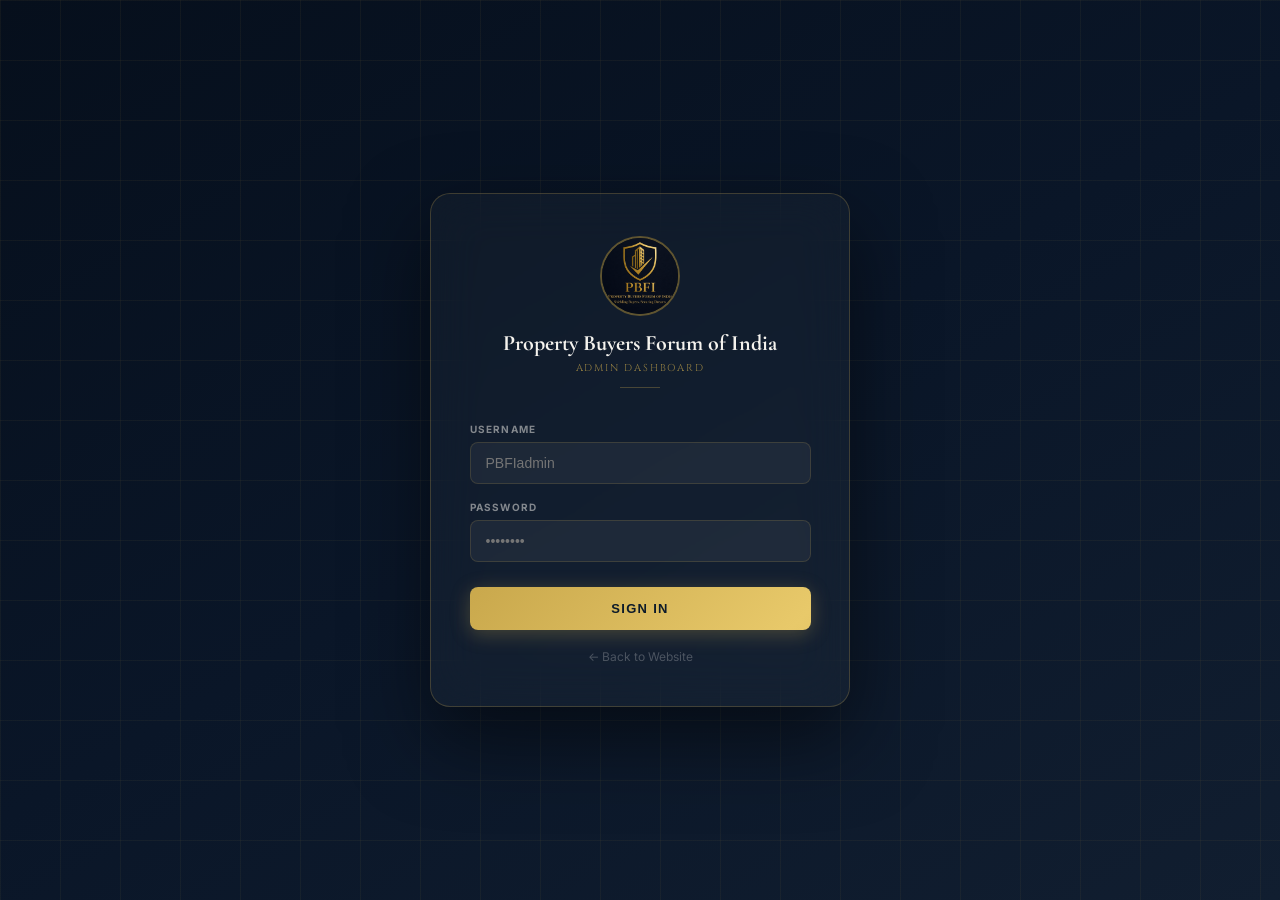
<file: admin.html>
<!DOCTYPE html>
<html lang="en">
<head>
  <meta charset="UTF-8">
  <meta name="viewport" content="width=device-width,initial-scale=1.0">
  <title>Admin — Property Buyers Forum of India</title>
  <link rel="preconnect" href="https://fonts.googleapis.com">
  <link href="https://fonts.googleapis.com/css2?family=Cormorant+Garamond:ital,wght@0,400;0,600;0,700;1,400&family=Inter:wght@300;400;500;600;700&family=Cinzel:wght@400;600&display=swap" rel="stylesheet">
  <style>
    *, *::before, *::after { box-sizing: border-box; margin: 0; padding: 0; }
    :root {
      --navy:  #0D1B2A; --navy2: #162033; --navy3: #1E2D42;
      --gold:  #C9A84C; --gold2: #E8C96A; --gold3: #A07C2E;
      --cream: #F5F3EE; --cream2: #EDEAE3;
      --text:  #2D3748; --muted: #718096; --border: rgba(13,27,42,0.09);
      --green: #1A6B3C; --red: #C53030; --blue: #2B6CB0;
      --sidebar-bg: #FFFFFF;
      --sidebar-border: #E8E4DC;
      --sidebar-text: #3D3D3D;
      --sidebar-muted: #999;
      --sidebar-active-bg: #FBF7EE;
      --sidebar-active-text: #8B6914;
      --sidebar-hover-bg: #F7F5F0;
    }
    html,body{height:100%;font-family:'Inter',sans-serif;font-size:14px;color:var(--text);background:#F0F2F5;}

    /* ── LOGIN ── */
    #loginScreen{min-height:100vh;display:flex;align-items:center;justify-content:center;background:linear-gradient(150deg,#060F1C 0%,#0A1628 50%,#111E30 100%);position:relative;overflow:hidden;}
    #loginScreen::before{content:'';position:absolute;inset:0;background-image:linear-gradient(rgba(201,168,76,0.06) 1px,transparent 1px),linear-gradient(90deg,rgba(201,168,76,0.06) 1px,transparent 1px);background-size:60px 60px;}
    .login-card{position:relative;z-index:2;background:rgba(255,255,255,0.03);border:1px solid rgba(201,168,76,0.25);border-radius:20px;padding:3rem 2.75rem;width:100%;max-width:420px;backdrop-filter:blur(24px);box-shadow:0 32px 80px rgba(0,0,0,0.5);}
    .login-logo{text-align:center;margin-bottom:2.5rem;}
    .login-shield{width:80px;height:80px;border-radius:50%;border:2px solid rgba(201,168,76,0.45);margin:0 auto 14px;overflow:hidden;background:rgba(7,14,24,0.8);}
    .login-shield img{width:100%;height:100%;object-fit:cover;}
    .login-logo h2{font-family:'Cormorant Garamond',serif;color:#F5F3EE;font-size:22px;font-weight:700;}
    .login-logo p{font-family:'Cinzel',serif;color:rgba(201,168,76,0.7);font-size:10px;letter-spacing:0.18em;margin-top:5px;}
    .login-divider{width:40px;height:1px;background:rgba(201,168,76,0.3);margin:12px auto 0;}
    .login-field{margin-bottom:1.25rem;}
    .login-field label{display:block;color:rgba(245,243,238,0.5);font-size:10px;font-weight:700;letter-spacing:0.12em;margin-bottom:7px;}
    .login-field input{width:100%;background:rgba(255,255,255,0.05);border:1px solid rgba(201,168,76,0.18);border-radius:8px;padding:12px 15px;color:#F5F3EE;font-size:14px;outline:none;transition:border-color 0.2s;}
    .login-field input:focus{border-color:rgba(201,168,76,0.55);}
    .login-btn{width:100%;background:linear-gradient(135deg,#C9A84C,#E8C96A,#C9A84C);background-size:200%;color:var(--navy);border:none;border-radius:8px;padding:14px;font-size:13px;font-weight:700;letter-spacing:0.1em;cursor:pointer;margin-top:0.5rem;transition:box-shadow 0.2s;box-shadow:0 4px 20px rgba(201,168,76,0.3);}
    .login-btn:hover{box-shadow:0 6px 28px rgba(201,168,76,0.5);}
    .login-error{color:#FC8181;font-size:12px;text-align:center;margin-top:10px;display:none;}
    .login-back{text-align:center;margin-top:1.25rem;}
    .login-back a{color:rgba(245,243,238,0.25);font-size:12px;text-decoration:none;transition:color 0.2s;}
    .login-back a:hover{color:rgba(245,243,238,0.6);}

    /* ── SHELL ── */
    #adminShell{display:none;min-height:100vh;}

    /* ── SIDEBAR — light & readable ── */
    .sidebar{
      position:fixed;top:0;left:0;bottom:0;width:256px;
      background:var(--sidebar-bg);
      border-right:1px solid var(--sidebar-border);
      display:flex;flex-direction:column;z-index:100;
      box-shadow:2px 0 16px rgba(0,0,0,0.06);
    }

    /* top gold accent bar */
    .sidebar::before{
      content:'';position:absolute;top:0;left:0;right:0;height:3px;
      background:linear-gradient(90deg,#C9A84C,#E8C96A,#C9A84C);
    }

    .sidebar-logo{
      display:flex;align-items:center;gap:12px;
      padding:24px 20px 20px;
      border-bottom:1px solid var(--sidebar-border);
      background:#FAFAF7;
    }
    .sidebar-logo-img{
      width:42px;height:42px;border-radius:10px;
      border:1.5px solid rgba(201,168,76,0.4);
      overflow:hidden;flex-shrink:0;background:#fff;
    }
    .sidebar-logo-img img{width:100%;height:100%;object-fit:cover;}
    .sidebar-logo-name{
      font-family:'Cormorant Garamond',serif;
      color:var(--navy);font-size:15px;font-weight:700;line-height:1.2;
    }
    .sidebar-logo-tag{
      font-size:9px;color:var(--gold3);
      letter-spacing:0.12em;margin-top:3px;font-family:'Cinzel',serif;
    }

    .sidebar-section-label{
      font-size:9px;font-weight:700;
      color:var(--sidebar-muted);
      letter-spacing:0.18em;
      padding:18px 20px 6px;
      font-family:'Cinzel',serif;
    }

    .sidebar-nav{flex:1;padding:6px 0;overflow-y:auto;}

    .nav-item{
      display:flex;align-items:center;gap:11px;
      padding:11px 20px;
      color:var(--sidebar-text);
      cursor:pointer;
      transition:all 0.18s;
      font-size:13px;font-weight:500;
      border-left:3px solid transparent;
      margin:1px 0;
    }
    .nav-item:hover{
      color:var(--navy);
      background:var(--sidebar-hover-bg);
    }
    .nav-item.active{
      color:var(--sidebar-active-text);
      border-left-color:var(--gold);
      background:var(--sidebar-active-bg);
      font-weight:600;
    }

    /* ── SVG nav icons (no emojis) ── */
    .nav-icon{
      width:18px;height:18px;flex-shrink:0;
      opacity:0.55;transition:opacity 0.18s;
    }
    .nav-item:hover .nav-icon,.nav-item.active .nav-icon{opacity:1;}
    .nav-item.active .nav-icon path,
    .nav-item.active .nav-icon rect,
    .nav-item.active .nav-icon circle,
    .nav-item.active .nav-icon polyline{ stroke:var(--gold3) !important; }

    .nav-badge{margin-left:auto;background:var(--gold);color:var(--navy);font-size:10px;font-weight:700;padding:2px 7px;border-radius:10px;min-width:20px;text-align:center;}
    .nav-badge.green-badge{background:#48BB78;color:#fff;}

    .sidebar-footer{
      padding:14px 16px;
      border-top:1px solid var(--sidebar-border);
      background:#FAFAF7;
    }
    .sidebar-footer a{
      color:var(--sidebar-muted);font-size:12px;text-decoration:none;
      display:flex;align-items:center;gap:7px;padding:6px 4px;
      border-radius:6px;transition:all 0.15s;
    }
    .sidebar-footer a:hover{color:var(--navy);background:var(--sidebar-hover-bg);padding-left:8px;}
    .sidebar-footer a.logout-link{color:#C53030 !important;}
    .sidebar-footer a.logout-link:hover{background:#FFF5F5;}
    .footer-icon{width:14px;height:14px;flex-shrink:0;opacity:0.6;}

    /* ── MAIN ── */
    .main{margin-left:256px;min-height:100vh;}

    /* ── TOPBAR ── */
    .topbar{background:#fff;border-bottom:1px solid var(--border);padding:0 28px;height:64px;display:flex;align-items:center;justify-content:space-between;position:sticky;top:0;z-index:50;box-shadow:0 2px 12px rgba(0,0,0,0.05);}
    .topbar-title{font-size:16px;font-weight:700;color:var(--navy);}
    .topbar-right{display:flex;align-items:center;gap:10px;}
    .conn-pill{display:flex;align-items:center;gap:6px;font-size:11px;font-weight:600;padding:5px 12px;border-radius:20px;}
    .conn-pill.connected{background:#F0FFF4;color:var(--green);border:1px solid #C6F6D5;}
    .conn-pill.disconnected{background:#FFF5F5;color:var(--red);border:1px solid #FED7D7;}
    .conn-dot{width:6px;height:6px;border-radius:50%;background:currentColor;}
    .conn-pill.connected .conn-dot{animation:connPulse 2s ease-in-out infinite;}
    @keyframes connPulse{0%,100%{opacity:1}50%{opacity:0.4}}
    .new-pill{background:linear-gradient(135deg,var(--gold),var(--gold2));color:var(--navy);font-size:11px;font-weight:700;padding:5px 12px;border-radius:20px;}
    .topbar-btn{display:flex;align-items:center;gap:6px;border:1px solid var(--border);background:#fff;border-radius:8px;padding:7px 14px;font-size:12px;font-weight:600;color:var(--muted);cursor:pointer;transition:all 0.2s;}
    .topbar-btn:hover{background:var(--navy);color:#fff;border-color:var(--navy);}
    .topbar-btn.gold{background:linear-gradient(135deg,var(--gold),var(--gold2));color:var(--navy);border-color:transparent;}
    .topbar-btn.gold:hover{box-shadow:0 4px 16px rgba(201,168,76,0.4);transform:translateY(-1px);}

    /* ── CONTENT ── */
    .page-content{padding:28px;}
    .page-content>section{display:none;}
    .page-content>section.active{display:block;}

    .alert-banner{display:none;align-items:center;gap:12px;background:#FFF8E6;border:1px solid rgba(201,168,76,0.4);border-left:4px solid var(--gold);border-radius:10px;padding:14px 18px;margin-bottom:24px;font-size:13px;color:#744210;}
    .alert-banner.show{display:flex;}

    /* ── STATS ── */
    .stats-row{display:grid;grid-template-columns:repeat(4,1fr);gap:18px;margin-bottom:26px;}
    .stat-card{background:#fff;border-radius:14px;padding:22px 24px;border:1px solid var(--border);position:relative;overflow:hidden;transition:transform 0.2s,box-shadow 0.2s;box-shadow:0 2px 8px rgba(0,0,0,0.04);}
    .stat-card:hover{transform:translateY(-2px);box-shadow:0 8px 24px rgba(0,0,0,0.1);}
    .stat-card::after{content:'';position:absolute;top:0;left:0;right:0;height:3px;border-radius:14px 14px 0 0;}
    .stat-card.gold::after{background:linear-gradient(90deg,var(--gold3),var(--gold),var(--gold2));}
    .stat-card.blue::after{background:linear-gradient(90deg,#2B6CB0,#63B3ED);}
    .stat-card.green::after{background:linear-gradient(90deg,var(--green),#48BB78);}
    .stat-card.red::after{background:linear-gradient(90deg,var(--red),#FC8181);}
    .stat-card.teal::after{background:linear-gradient(90deg,#2C7A7B,#4FD1C5);}
    .stat-card.purple::after{background:linear-gradient(90deg,#553C9A,#9F7AEA);}
    .stat-card-icon{width:40px;height:40px;border-radius:10px;display:flex;align-items:center;justify-content:center;margin-bottom:14px;}
    .stat-card.gold  .stat-card-icon{background:rgba(201,168,76,0.12);}
    .stat-card.blue  .stat-card-icon{background:rgba(43,108,176,0.1);}
    .stat-card.green .stat-card-icon{background:rgba(26,107,60,0.1);}
    .stat-card.red   .stat-card-icon{background:rgba(197,48,48,0.1);}
    .stat-card.teal  .stat-card-icon{background:rgba(44,122,123,0.1);}
    .stat-card-label{font-size:10px;font-weight:700;color:var(--muted);letter-spacing:0.1em;margin-bottom:6px;}
    .stat-card-value{font-family:'Cormorant Garamond',serif;font-size:36px;font-weight:700;color:var(--navy);line-height:1;}
    .stat-card.gold .stat-card-value{color:var(--gold3);}
    .stat-card-sub{font-size:12px;color:var(--muted);margin-top:8px;}

    /* stat card SVG icons */
    .stat-icon{width:22px;height:22px;}
    .stat-card.gold  .stat-icon path,.stat-card.gold  .stat-icon rect{ stroke:var(--gold3); }
    .stat-card.blue  .stat-icon path,.stat-card.blue  .stat-icon rect{ stroke:#2B6CB0; }
    .stat-card.green .stat-icon path,.stat-card.green .stat-icon circle{ stroke:var(--green); }
    .stat-card.red   .stat-icon path,.stat-card.red   .stat-icon circle{ stroke:var(--red); }
    .stat-card.teal  .stat-icon path{ stroke:#2C7A7B; }

    /* ── TABLE CARD ── */
    .table-card{background:#fff;border-radius:14px;border:1px solid var(--border);overflow:hidden;box-shadow:0 2px 8px rgba(0,0,0,0.04);}
    .table-header{padding:18px 24px;border-bottom:1px solid var(--border);display:flex;align-items:center;justify-content:space-between;flex-wrap:wrap;gap:12px;}
    .table-title{font-size:15px;font-weight:700;color:var(--navy);}
    .table-sub{font-size:12px;color:var(--muted);margin-top:2px;}
    .table-actions{display:flex;gap:9px;align-items:center;flex-wrap:wrap;}
    .search-wrap{position:relative;}
    .search-wrap input{border:1px solid var(--border);border-radius:8px;padding:8px 12px 8px 36px;font-size:13px;outline:none;width:220px;transition:border-color 0.2s;}
    .search-wrap input:focus{border-color:var(--gold);}
    .search-icon{position:absolute;left:11px;top:50%;transform:translateY(-50%);pointer-events:none;opacity:0.4;}
    .filter-select{border:1px solid var(--border);border-radius:8px;padding:8px 10px;font-size:13px;outline:none;background:#fff;cursor:pointer;}
    .filter-select:focus{border-color:var(--gold);}
    .action-btn{display:inline-flex;align-items:center;gap:5px;background:var(--navy);color:#fff;border:none;border-radius:8px;padding:8px 14px;font-size:12px;font-weight:600;cursor:pointer;transition:all 0.2s;white-space:nowrap;}
    .action-btn:hover{background:var(--navy3);}
    .action-btn.gold-btn{background:linear-gradient(135deg,var(--gold),var(--gold2));color:var(--navy);}
    .action-btn.gold-btn:hover{box-shadow:0 4px 14px rgba(201,168,76,0.4);transform:translateY(-1px);}

    table{width:100%;border-collapse:collapse;}
    thead th{padding:11px 16px;text-align:left;font-size:10px;font-weight:700;color:var(--muted);letter-spacing:0.1em;border-bottom:2px solid var(--border);background:var(--cream);}
    tbody tr{border-bottom:1px solid rgba(13,27,42,0.05);transition:background 0.15s;}
    tbody tr:last-child{border-bottom:none;}
    tbody tr:hover{background:#FAFAF8;}
    tbody td{padding:13px 16px;font-size:13px;color:var(--text);vertical-align:top;}
    .td-name{font-weight:600;color:var(--navy);}
    .td-email{color:var(--muted);font-size:11px;margin-top:2px;}
    .td-msg{color:var(--muted);font-size:12px;max-width:190px;white-space:nowrap;overflow:hidden;text-overflow:ellipsis;}

    .badge{display:inline-flex;align-items:center;gap:4px;padding:4px 10px;border-radius:20px;font-size:11px;font-weight:600;white-space:nowrap;}
    .badge::before{content:'';width:5px;height:5px;border-radius:50%;background:currentColor;flex-shrink:0;}
    .badge-new{background:#EBF8FF;color:var(--blue);}
    .badge-replied{background:#F0FFF4;color:var(--green);}
    .badge-closed{background:#F7FAFC;color:var(--muted);}
    .badge-urgent{background:#FFF5F5;color:var(--red);}
    .badge-pending{background:#FFFBEB;color:#92400E;}
    .badge-active{background:#F0FFF4;color:var(--green);}
    .badge-expired{background:#FFF5F5;color:var(--red);}
    .badge-individual{background:rgba(201,168,76,0.12);color:var(--gold3);}
    .badge-institution{background:rgba(27,58,92,0.1);color:#1B3A5C;}

    .row-actions{display:flex;gap:5px;align-items:center;}
    .row-btn{background:none;border:1px solid var(--border);border-radius:6px;padding:4px 9px;font-size:11px;cursor:pointer;color:var(--muted);transition:all 0.15s;text-decoration:none;display:inline-block;white-space:nowrap;}
    .row-btn:hover{background:var(--navy);color:#fff;border-color:var(--navy);}
    .row-btn.activate-btn{border-color:rgba(26,107,60,0.3);color:var(--green);}
    .row-btn.activate-btn:hover{background:var(--green);color:#fff;}

    .pagination{display:flex;align-items:center;justify-content:space-between;padding:14px 24px;border-top:1px solid var(--border);font-size:13px;color:var(--muted);}
    .page-btns{display:flex;gap:4px;}
    .page-btn{border:1px solid var(--border);background:#fff;border-radius:6px;padding:5px 11px;font-size:12px;cursor:pointer;transition:all 0.15s;}
    .page-btn:hover{background:var(--navy);color:#fff;border-color:var(--navy);}
    .page-btn.active{background:linear-gradient(135deg,var(--gold),var(--gold2));color:var(--navy);border-color:transparent;font-weight:700;}
    .loading-row td,.empty-row td{text-align:center;padding:4rem;color:var(--muted);font-size:13px;}

    /* ── MODAL ── */
    .modal-backdrop{position:fixed;inset:0;background:rgba(7,14,24,0.65);backdrop-filter:blur(4px);z-index:1000;display:none;align-items:center;justify-content:center;}
    .modal-backdrop.open{display:flex;}
    .modal{background:#fff;border-radius:16px;width:100%;max-width:580px;max-height:90vh;overflow-y:auto;box-shadow:0 32px 80px rgba(0,0,0,0.35);}
    .modal-head{background:linear-gradient(135deg,var(--navy),var(--navy3));padding:22px 26px;border-radius:16px 16px 0 0;display:flex;justify-content:space-between;align-items:center;}
    .modal-title{font-family:'Cormorant Garamond',serif;font-size:20px;color:#F5F3EE;font-weight:700;}
    .modal-subtitle{font-size:11px;color:rgba(201,168,76,0.7);margin-top:2px;}
    .modal-close{background:rgba(255,255,255,0.08);border:1px solid rgba(255,255,255,0.12);color:rgba(245,243,238,0.6);border-radius:8px;width:32px;height:32px;display:flex;align-items:center;justify-content:center;cursor:pointer;font-size:16px;transition:all 0.2s;}
    .modal-close:hover{background:rgba(255,255,255,0.15);color:#fff;}
    .modal-body{padding:24px 26px;}
    .modal-row{display:flex;padding:11px 0;border-bottom:1px solid var(--border);align-items:flex-start;}
    .modal-label{font-size:10px;font-weight:700;color:var(--muted);letter-spacing:0.1em;min-width:110px;padding-top:2px;}
    .modal-val{font-size:14px;color:var(--text);flex:1;word-break:break-all;}
    .modal-msg-box{background:var(--cream);border-radius:10px;padding:16px;font-size:14px;line-height:1.75;color:var(--text);margin:16px 0;border:1px solid var(--cream2);}
    .status-wrap{padding:0 0 16px;}
    .status-wrap label{font-size:10px;font-weight:700;color:var(--muted);letter-spacing:0.1em;display:block;margin-bottom:6px;}
    .status-select{border:1px solid var(--border);border-radius:8px;padding:9px 12px;font-size:13px;width:100%;outline:none;background:#fff;}
    .status-select:focus{border-color:var(--gold);}
    .modal-actions{display:flex;gap:10px;flex-wrap:wrap;padding:16px 26px 22px;border-top:1px solid var(--border);background:var(--cream);border-radius:0 0 16px 16px;}

    /* ── CONFIG ── */
    .config-card{background:#fff;border-radius:14px;border:1px solid var(--border);padding:26px;margin-bottom:20px;box-shadow:0 2px 8px rgba(0,0,0,0.04);}
    .config-card-head{display:flex;align-items:center;gap:12px;margin-bottom:6px;}
    .config-card-icon{width:38px;height:38px;border-radius:10px;background:rgba(201,168,76,0.12);display:flex;align-items:center;justify-content:center;flex-shrink:0;}
    .config-title{font-size:15px;font-weight:700;color:var(--navy);}
    .config-sub{font-size:13px;color:var(--muted);margin-bottom:22px;line-height:1.6;}
    .conn-status-box{display:flex;align-items:center;gap:14px;padding:14px 16px;background:var(--cream);border-radius:10px;font-size:13px;border:1px solid var(--cream2);margin-bottom:10px;}
    .step-badge{display:inline-flex;align-items:center;justify-content:center;width:28px;height:28px;min-width:28px;background:linear-gradient(135deg,var(--gold),var(--gold2));color:var(--navy);border-radius:50%;font-size:12px;font-weight:700;}
    .setup-step{display:flex;align-items:flex-start;gap:14px;padding:16px;background:var(--cream);border-radius:10px;margin-bottom:10px;font-size:13px;line-height:1.75;border:1px solid var(--cream2);}
    .setup-step code{background:rgba(13,27,42,0.07);padding:2px 7px;border-radius:5px;font-size:12px;font-family:monospace;color:var(--navy);}
    .setup-step a{color:var(--gold3);font-weight:600;text-decoration:none;}
    .config-field{margin-bottom:16px;}
    .config-field label{display:block;font-size:10px;font-weight:700;color:var(--muted);letter-spacing:0.1em;margin-bottom:6px;}
    .config-field input{width:100%;border:1px solid var(--border);border-radius:8px;padding:10px 14px;font-size:13px;outline:none;font-family:monospace;background:#FAFAF8;}
    .config-field input:focus{border-color:var(--gold);}
    .conn-test{display:flex;align-items:center;gap:10px;margin-top:6px;}
    .conn-result{font-size:12px;font-weight:600;}
    .conn-result.ok{color:var(--green);}
    .conn-result.err{color:var(--red);}
    .col-table{font-size:13px;border-collapse:collapse;width:100%;}
    .col-table thead th{background:var(--cream);padding:9px 14px;font-size:10px;font-weight:700;color:var(--muted);letter-spacing:0.1em;border-bottom:2px solid var(--border);}
    .col-table tbody td{padding:10px 14px;border-bottom:1px solid var(--border);}
    .col-table tbody tr:last-child td{border-bottom:none;}
    .col-letter{display:inline-flex;align-items:center;justify-content:center;width:26px;height:26px;border-radius:6px;background:rgba(201,168,76,0.1);font-weight:700;font-size:12px;color:var(--gold3);font-family:'Cinzel',serif;}
    .amount-val{font-family:'Cormorant Garamond',serif;font-size:15px;font-weight:700;color:var(--gold3);}

    @media(max-width:1100px){.stats-row{grid-template-columns:1fr 1fr;}}
    @media(max-width:900px){.sidebar{width:210px;}.main{margin-left:210px;}}
  </style>
</head>
<body>

<!-- ═══════════════ LOGIN ═══════════════ -->
<div id="loginScreen">
  <div class="login-card">
    <div class="login-logo">
      <div class="login-shield"><img src="./images/logo.png" alt="PBFI" onerror="this.style.display='none'"></div>
      <h2>Property Buyers Forum of India</h2>
      <p>ADMIN DASHBOARD</p>
      <div class="login-divider"></div>
    </div>
    <div class="login-field"><label>USERNAME</label><input id="loginUser" type="text" placeholder="PBFIadmin" autocomplete="username"></div>
    <div class="login-field"><label>PASSWORD</label><input id="loginPass" type="password" placeholder="••••••••" autocomplete="current-password"></div>
    <button class="login-btn" onclick="doLogin()">SIGN IN</button>
    <div class="login-error" id="loginError">Invalid username or password.</div>
    <div class="login-back"><a href="index.html">← Back to Website</a></div>
  </div>
</div>

<!-- ═══════════════ ADMIN SHELL ═══════════════ -->
<div id="adminShell">

  <!-- ── SIDEBAR ── -->
  <aside class="sidebar">
    <div class="sidebar-logo">
      <div class="sidebar-logo-img"><img src="./images/logo.png" alt="PBFI" onerror="this.style.display='none'"></div>
      <div>
        <div class="sidebar-logo-name">PBFI Admin</div>
        <div class="sidebar-logo-tag">PPBFI WELFARE FOUNDATION</div>
      </div>
    </div>

    <nav class="sidebar-nav">
      <div class="sidebar-section-label">MAIN MENU</div>

      <!-- Dashboard -->
      <div class="nav-item active" onclick="showPage('dashboard',this)">
        <svg class="nav-icon" viewBox="0 0 24 24" fill="none" stroke="#3D3D3D" stroke-width="1.8" stroke-linecap="round" stroke-linejoin="round">
          <rect x="3" y="3" width="7" height="7"/><rect x="14" y="3" width="7" height="7"/>
          <rect x="14" y="14" width="7" height="7"/><rect x="3" y="14" width="7" height="7"/>
        </svg>
        Dashboard
        <span class="nav-badge" id="sidebarBadge">0</span>
      </div>

      <!-- Enquiries -->
      <div class="nav-item" onclick="showPage('enquiries',this)">
        <svg class="nav-icon" viewBox="0 0 24 24" fill="none" stroke="#3D3D3D" stroke-width="1.8" stroke-linecap="round" stroke-linejoin="round">
          <path d="M21 15a2 2 0 0 1-2 2H7l-4 4V5a2 2 0 0 1 2-2h14a2 2 0 0 1 2 2z"/>
        </svg>
        All Enquiries
      </div>

      <!-- Members -->
      <div class="nav-item" onclick="showPage('members',this)">
        <svg class="nav-icon" viewBox="0 0 24 24" fill="none" stroke="#3D3D3D" stroke-width="1.8" stroke-linecap="round" stroke-linejoin="round">
          <path d="M17 21v-2a4 4 0 0 0-4-4H5a4 4 0 0 0-4 4v2"/>
          <circle cx="9" cy="7" r="4"/>
          <path d="M23 21v-2a4 4 0 0 0-3-3.87"/><path d="M16 3.13a4 4 0 0 1 0 7.75"/>
        </svg>
        Members
        <span class="nav-badge green-badge" id="sidebarMemberBadge">0</span>
      </div>

      <div class="sidebar-section-label" style="margin-top:8px">SETTINGS</div>

      <!-- Setup -->
      <div class="nav-item" onclick="showPage('setup',this)">
        <svg class="nav-icon" viewBox="0 0 24 24" fill="none" stroke="#3D3D3D" stroke-width="1.8" stroke-linecap="round" stroke-linejoin="round">
          <circle cx="12" cy="12" r="3"/>
          <path d="M19.4 15a1.65 1.65 0 0 0 .33 1.82l.06.06a2 2 0 0 1-2.83 2.83l-.06-.06a1.65 1.65 0 0 0-1.82-.33 1.65 1.65 0 0 0-1 1.51V21a2 2 0 0 1-4 0v-.09A1.65 1.65 0 0 0 9 19.4a1.65 1.65 0 0 0-1.82.33l-.06.06a2 2 0 0 1-2.83-2.83l.06-.06A1.65 1.65 0 0 0 4.68 15a1.65 1.65 0 0 0-1.51-1H3a2 2 0 0 1 0-4h.09A1.65 1.65 0 0 0 4.6 9a1.65 1.65 0 0 0-.33-1.82l-.06-.06a2 2 0 0 1 2.83-2.83l.06.06A1.65 1.65 0 0 0 9 4.68a1.65 1.65 0 0 0 1-1.51V3a2 2 0 0 1 4 0v.09a1.65 1.65 0 0 0 1 1.51 1.65 1.65 0 0 0 1.82-.33l.06-.06a2 2 0 0 1 2.83 2.83l-.06.06A1.65 1.65 0 0 0 19.4 9a1.65 1.65 0 0 0 1.51 1H21a2 2 0 0 1 0 4h-.09a1.65 1.65 0 0 0-1.51 1z"/>
        </svg>
        Setup &amp; Config
      </div>
    </nav>

    <div class="sidebar-footer">
      <a href="index.html" target="_blank">
        <svg class="footer-icon" viewBox="0 0 24 24" fill="none" stroke="currentColor" stroke-width="1.8" stroke-linecap="round"><path d="M3 9l9-7 9 7v11a2 2 0 0 1-2 2H5a2 2 0 0 1-2-2z"/></svg>
        View Website
      </a>
      <a href="contact.html" target="_blank">
        <svg class="footer-icon" viewBox="0 0 24 24" fill="none" stroke="currentColor" stroke-width="1.8" stroke-linecap="round"><path d="M4 4h16c1.1 0 2 .9 2 2v12c0 1.1-.9 2-2 2H4c-1.1 0-2-.9-2-2V6c0-1.1.9-2 2-2z"/><polyline points="22,6 12,13 2,6"/></svg>
        Contact Form
      </a>
      <a href="membership.html" target="_blank">
        <svg class="footer-icon" viewBox="0 0 24 24" fill="none" stroke="currentColor" stroke-width="1.8" stroke-linecap="round"><rect x="1" y="4" width="22" height="16" rx="2"/><line x1="1" y1="10" x2="23" y2="10"/></svg>
        Membership Page
      </a>
      <a href="#" onclick="doLogout()" class="logout-link">
        <svg class="footer-icon" viewBox="0 0 24 24" fill="none" stroke="currentColor" stroke-width="1.8" stroke-linecap="round"><path d="M9 21H5a2 2 0 0 1-2-2V5a2 2 0 0 1 2-2h4"/><polyline points="16 17 21 12 16 7"/><line x1="21" y1="12" x2="9" y2="12"/></svg>
        Logout
      </a>
    </div>
  </aside>

  <!-- ── MAIN ── -->
  <main class="main">
    <div class="topbar">
      <div class="topbar-title" id="pageTitle">Dashboard</div>
      <div class="topbar-right">
        <span class="conn-pill disconnected" id="connStatus"><span class="conn-dot"></span>Not Connected</span>
        <span class="new-pill" id="newBadge">0 New</span>
        <button class="topbar-btn gold" onclick="loadAllData()">↻ Refresh</button>
        <button class="topbar-btn" onclick="doLogout()">Logout</button>
      </div>
    </div>

    <div class="page-content">

      <!-- ══ DASHBOARD ══ -->
      <section id="pg-dashboard" class="active">
        <div class="alert-banner" id="noSheetAlert">
          <svg width="18" height="18" viewBox="0 0 24 24" fill="none" stroke="#C9A84C" stroke-width="2" style="flex-shrink:0"><path d="M10.29 3.86L1.82 18a2 2 0 0 0 1.71 3h16.94a2 2 0 0 0 1.71-3L13.71 3.86a2 2 0 0 0-3.42 0z"/><line x1="12" y1="9" x2="12" y2="13"/><line x1="12" y1="17" x2="12.01" y2="17"/></svg>
          <div><strong>Google Sheet not connected.</strong> Go to <a href="#" onclick="showPage('setup',document.querySelectorAll('.nav-item')[3])" style="color:var(--gold3);font-weight:600">Setup &amp; Config</a> to paste your CSV URLs.</div>
        </div>

        <div style="font-family:'Cinzel',serif;font-size:10px;font-weight:700;color:var(--muted);letter-spacing:0.14em;margin-bottom:12px">ENQUIRIES</div>
        <div class="stats-row" style="margin-bottom:28px">
          <div class="stat-card gold">
            <div class="stat-card-icon">
              <svg class="stat-icon" viewBox="0 0 24 24" fill="none" stroke-width="1.8" stroke-linecap="round" stroke-linejoin="round"><path d="M14 2H6a2 2 0 0 0-2 2v16a2 2 0 0 0 2 2h12a2 2 0 0 0 2-2V8z"/><polyline points="14 2 14 8 20 8"/><line x1="16" y1="13" x2="8" y2="13"/><line x1="16" y1="17" x2="8" y2="17"/></svg>
            </div>
            <div class="stat-card-label">TOTAL ENQUIRIES</div>
            <div class="stat-card-value" id="st-total">—</div>
            <div class="stat-card-sub">All time submissions</div>
          </div>
          <div class="stat-card blue">
            <div class="stat-card-icon">
              <svg class="stat-icon" viewBox="0 0 24 24" fill="none" stroke-width="1.8" stroke-linecap="round" stroke-linejoin="round"><path d="M18 8A6 6 0 0 0 6 8c0 7-3 9-3 9h18s-3-2-3-9"/><path d="M13.73 21a2 2 0 0 1-3.46 0"/></svg>
            </div>
            <div class="stat-card-label">NEW (UNREAD)</div>
            <div class="stat-card-value" id="st-new">—</div>
            <div class="stat-card-sub">Awaiting response</div>
          </div>
          <div class="stat-card green">
            <div class="stat-card-icon">
              <svg class="stat-icon" viewBox="0 0 24 24" fill="none" stroke-width="1.8" stroke-linecap="round" stroke-linejoin="round"><polyline points="20 6 9 17 4 12"/></svg>
            </div>
            <div class="stat-card-label">REPLIED</div>
            <div class="stat-card-value" id="st-replied">—</div>
            <div class="stat-card-sub">Responded to</div>
          </div>
          <div class="stat-card red">
            <div class="stat-card-icon">
              <svg class="stat-icon" viewBox="0 0 24 24" fill="none" stroke-width="1.8" stroke-linecap="round" stroke-linejoin="round"><circle cx="12" cy="12" r="10"/><line x1="12" y1="8" x2="12" y2="12"/><line x1="12" y1="16" x2="12.01" y2="16"/></svg>
            </div>
            <div class="stat-card-label">URGENT</div>
            <div class="stat-card-value" id="st-urgent">—</div>
            <div class="stat-card-sub">Needs immediate action</div>
          </div>
        </div>

        <div style="font-family:'Cinzel',serif;font-size:10px;font-weight:700;color:var(--muted);letter-spacing:0.14em;margin-bottom:12px">MEMBERS</div>
        <div class="stats-row" style="margin-bottom:28px">
          <div class="stat-card gold">
            <div class="stat-card-icon">
              <svg class="stat-icon" viewBox="0 0 24 24" fill="none" stroke-width="1.8" stroke-linecap="round" stroke-linejoin="round"><path d="M20 21v-2a4 4 0 0 0-4-4H8a4 4 0 0 0-4 4v2"/><circle cx="12" cy="7" r="4"/></svg>
            </div>
            <div class="stat-card-label">TOTAL MEMBERS</div>
            <div class="stat-card-value" id="ms-total">—</div>
            <div class="stat-card-sub">All registrations</div>
          </div>
          <div class="stat-card teal">
            <div class="stat-card-icon">
              <svg class="stat-icon" viewBox="0 0 24 24" fill="none" stroke="#2C7A7B" stroke-width="1.8" stroke-linecap="round" stroke-linejoin="round"><circle cx="12" cy="12" r="10"/><polyline points="12 6 12 12 16 14"/></svg>
            </div>
            <div class="stat-card-label">PENDING VERIFICATION</div>
            <div class="stat-card-value" id="ms-pending">—</div>
            <div class="stat-card-sub">Awaiting payment check</div>
          </div>
          <div class="stat-card green">
            <div class="stat-card-icon">
              <svg class="stat-icon" viewBox="0 0 24 24" fill="none" stroke-width="1.8" stroke-linecap="round" stroke-linejoin="round"><path d="M22 11.08V12a10 10 0 1 1-5.93-9.14"/><polyline points="22 4 12 14.01 9 11.01"/></svg>
            </div>
            <div class="stat-card-label">ACTIVE MEMBERS</div>
            <div class="stat-card-value" id="ms-active">—</div>
            <div class="stat-card-sub">Verified &amp; active</div>
          </div>
          <div class="stat-card blue">
            <div class="stat-card-icon">
              <svg class="stat-icon" viewBox="0 0 24 24" fill="none" stroke-width="1.8" stroke-linecap="round" stroke-linejoin="round"><path d="M3 9l9-7 9 7v11a2 2 0 0 1-2 2H5a2 2 0 0 1-2-2z"/><polyline points="9 22 9 12 15 12 15 22"/></svg>
            </div>
            <div class="stat-card-label">INSTITUTIONS</div>
            <div class="stat-card-value" id="ms-institution">—</div>
            <div class="stat-card-sub">Org memberships</div>
          </div>
        </div>

        <div class="table-card" style="margin-bottom:24px">
          <div class="table-header">
            <div><div class="table-title">Recent Enquiries</div><div class="table-sub">Last 5 submissions</div></div>
            <button class="action-btn gold-btn" onclick="showPage('enquiries',document.querySelectorAll('.nav-item')[1])">View All</button>
          </div>
          <table>
            <thead><tr><th>NAME</th><th>SUBJECT</th><th>CITY</th><th>DATE</th><th>STATUS</th><th>ACTIONS</th></tr></thead>
            <tbody id="recentBody"><tr class="loading-row"><td colspan="6">Loading…</td></tr></tbody>
          </table>
        </div>

        <div class="table-card">
          <div class="table-header">
            <div><div class="table-title">Recent Member Registrations</div><div class="table-sub">Last 5 submissions</div></div>
            <button class="action-btn gold-btn" onclick="showPage('members',document.querySelectorAll('.nav-item')[2])">View All</button>
          </div>
          <table>
            <thead><tr><th>NAME</th><th>CATEGORY</th><th>PLAN</th><th>AMOUNT</th><th>DATE</th><th>STATUS</th><th>ACTIONS</th></tr></thead>
            <tbody id="recentMembersBody"><tr class="loading-row"><td colspan="7">Loading…</td></tr></tbody>
          </table>
        </div>
      </section>

      <!-- ══ ENQUIRIES ══ -->
      <section id="pg-enquiries">
        <div class="table-card">
          <div class="table-header">
            <div><div class="table-title">All Enquiries</div><div class="table-sub" id="enquiriesCount">—</div></div>
            <div class="table-actions">
              <div class="search-wrap">
                <svg class="search-icon" width="14" height="14" viewBox="0 0 24 24" fill="none" stroke="currentColor" stroke-width="2"><circle cx="11" cy="11" r="8"/><line x1="21" y1="21" x2="16.65" y2="16.65"/></svg>
                <input type="text" placeholder="Search name, email, phone…" id="searchBox" oninput="filterEnquiries()">
              </div>
              <select class="filter-select" id="statusFilter" onchange="filterEnquiries()"><option value="">All Status</option><option>New</option><option>Replied</option><option>Closed</option><option>Urgent</option></select>
              <select class="filter-select" id="subjectFilter" onchange="filterEnquiries()"><option value="">All Subjects</option><option>Membership Enquiry</option><option>RERA Complaint Guidance</option><option>Property Dispute Support</option><option>Consultation Request</option><option>General Enquiry</option><option>Become a Coordinator</option><option>Other</option></select>
              <button class="action-btn gold-btn" onclick="exportCSV('enquiries')">Export CSV</button>
            </div>
          </div>
          <table>
            <thead><tr><th>#</th><th>NAME / EMAIL</th><th>PHONE</th><th>SUBJECT</th><th>MESSAGE</th><th>CITY</th><th>DATE</th><th>STATUS</th><th>ACTIONS</th></tr></thead>
            <tbody id="allBody"><tr class="loading-row"><td colspan="9">Loading…</td></tr></tbody>
          </table>
          <div class="pagination"><span id="paginationInfo">Showing 0 entries</span><div class="page-btns" id="pageButtons"></div></div>
        </div>
      </section>

      <!-- ══ MEMBERS ══ -->
      <section id="pg-members">
        <div class="table-card">
          <div class="table-header">
            <div><div class="table-title">All Members</div><div class="table-sub" id="membersCount">—</div></div>
            <div class="table-actions">
              <div class="search-wrap">
                <svg class="search-icon" width="14" height="14" viewBox="0 0 24 24" fill="none" stroke="currentColor" stroke-width="2"><circle cx="11" cy="11" r="8"/><line x1="21" y1="21" x2="16.65" y2="16.65"/></svg>
                <input type="text" placeholder="Search name, email, UTR…" id="memberSearchBox" oninput="filterMembers()">
              </div>
              <select class="filter-select" id="memberStatusFilter" onchange="filterMembers()"><option value="">All Status</option><option>Pending Verification</option><option>Active</option><option>Expired</option><option>Rejected</option></select>
              <select class="filter-select" id="memberCategoryFilter" onchange="filterMembers()"><option value="">All Categories</option><option>Individual</option><option>Institution</option></select>
              <select class="filter-select" id="memberPlanFilter" onchange="filterMembers()"><option value="">All Plans</option><option>Annual Membership</option><option>Lifetime Membership</option></select>
              <button class="action-btn gold-btn" onclick="exportCSV('members')">Export CSV</button>
            </div>
          </div>
          <table>
            <thead><tr><th>#</th><th>NAME / EMAIL</th><th>PHONE</th><th>CATEGORY</th><th>PLAN</th><th>AMOUNT</th><th>TRANSACTION REF</th><th>PAYMENT DATE</th><th>STATUS</th><th>ACTIONS</th></tr></thead>
            <tbody id="membersBody"><tr class="loading-row"><td colspan="10">Loading…</td></tr></tbody>
          </table>
          <div class="pagination"><span id="membersPaginationInfo">Showing 0 entries</span><div class="page-btns" id="membersPageButtons"></div></div>
        </div>
      </section>

      <!-- ══ SETUP ══ -->
      <section id="pg-setup">
        <div class="config-card">
          <div class="config-card-head">
            <div class="config-card-icon">
              <svg width="20" height="20" viewBox="0 0 24 24" fill="none" stroke="#A07C2E" stroke-width="1.8" stroke-linecap="round"><path d="M10 13a5 5 0 0 0 7.54.54l3-3a5 5 0 0 0-7.07-7.07l-1.72 1.71"/><path d="M14 11a5 5 0 0 0-7.54-.54l-3 3a5 5 0 0 0 7.07 7.07l1.71-1.71"/></svg>
            </div>
            <div><div class="config-title">Connection Status</div></div>
          </div>
          <div class="config-sub">Live status of both Google Sheet data feeds.</div>
          <div class="conn-status-box"><span style="font-weight:700;font-size:13px" id="setupConnStatus">Not configured — Enquiries</span><span style="color:var(--muted);font-size:12px" id="setupConnDetail">Paste CSV URL below.</span></div>
          <div class="conn-status-box"><span style="font-weight:700;font-size:13px" id="setupMembersConnStatus">Not configured — Members</span><span style="color:var(--muted);font-size:12px" id="setupMembersConnDetail">Paste Members CSV URL below.</span></div>
        </div>

        <div class="config-card">
          <div class="config-card-head">
            <div class="config-card-icon">
              <svg width="20" height="20" viewBox="0 0 24 24" fill="none" stroke="#A07C2E" stroke-width="1.8" stroke-linecap="round"><circle cx="12" cy="12" r="10"/><line x1="12" y1="8" x2="12" y2="16"/><line x1="8" y1="12" x2="16" y2="12"/></svg>
            </div>
            <div><div class="config-title">Setup Guide</div></div>
          </div>
          <div class="config-sub">Two Apps Scripts — one for Contact/Enquiries, one for Membership registrations.</div>
          <div class="setup-step"><span class="step-badge">1</span><div>Enquiry form already set up — paste its Enquiries sheet CSV URL in Config below.</div></div>
          <div class="setup-step"><span class="step-badge">2</span><div><strong>Membership Script:</strong> Open <a href="https://script.google.com" target="_blank">script.google.com</a> → New Project → paste <code>membership-script.gs</code> → run <code>setupMembersSheet()</code> once. Then Deploy → Web App → Anyone → copy URL → paste into <code>membership.html</code> as <code>MEMBERSHIP_SCRIPT_URL</code>.</div></div>
          <div class="setup-step"><span class="step-badge">3</span><div><strong>Members CSV URL:</strong> In your Google Sheet, go to the <strong>Members</strong> tab → use:<br><code>https://docs.google.com/spreadsheets/d/<strong>SHEET_ID</strong>/export?format=csv&gid=<strong>MEMBERS_GID</strong></code><br>Get the GID from the tab URL (number after <code>#gid=</code>). Paste in Config below.</div></div>
          <div class="setup-step"><span class="step-badge">4</span><div><strong>WhatsApp alerts (optional):</strong> WhatsApp <strong>+34 644 60 24 91</strong>: <code>I allow callmebot to send me messages</code> → paste API key into <code>WA_APIKEY</code> in both scripts → redeploy.</div></div>
        </div>

        <div class="config-card">
          <div class="config-card-head">
            <div class="config-card-icon">
              <svg width="20" height="20" viewBox="0 0 24 24" fill="none" stroke="#A07C2E" stroke-width="1.8" stroke-linecap="round"><circle cx="12" cy="12" r="3"/><path d="M19.4 15a1.65 1.65 0 0 0 .33 1.82l.06.06a2 2 0 0 1-2.83 2.83l-.06-.06a1.65 1.65 0 0 0-1.82-.33 1.65 1.65 0 0 0-1 1.51V21a2 2 0 0 1-4 0v-.09A1.65 1.65 0 0 0 9 19.4a1.65 1.65 0 0 0-1.82.33l-.06.06a2 2 0 0 1-2.83-2.83l.06-.06A1.65 1.65 0 0 0 4.68 15a1.65 1.65 0 0 0-1.51-1H3a2 2 0 0 1 0-4h.09A1.65 1.65 0 0 0 4.6 9a1.65 1.65 0 0 0-.33-1.82l-.06-.06a2 2 0 0 1 2.83-2.83l.06.06A1.65 1.65 0 0 0 9 4.68a1.65 1.65 0 0 0 1-1.51V3a2 2 0 0 1 4 0v.09a1.65 1.65 0 0 0 1 1.51 1.65 1.65 0 0 0 1.82-.33l.06-.06a2 2 0 0 1 2.83 2.83l-.06.06A1.65 1.65 0 0 0 19.4 9a1.65 1.65 0 0 0 1.51 1H21a2 2 0 0 1 0 4h-.09a1.65 1.65 0 0 0-1.51 1z"/></svg>
            </div>
            <div><div class="config-title">Dashboard Configuration</div></div>
          </div>
          <div class="config-sub">Saved locally in your browser.</div>
          <div class="config-field"><label>ENQUIRIES SHEET CSV URL</label><input id="cfg-sheet-url" type="text" placeholder="https://docs.google.com/spreadsheets/d/.../export?format=csv&gid=0"></div>
          <div class="conn-test"><button class="action-btn" onclick="testConnection('enquiries')">Test Enquiries</button><span class="conn-result" id="connTestResult"></span></div>
          <div class="config-field" style="margin-top:20px"><label>MEMBERS SHEET CSV URL</label><input id="cfg-members-url" type="text" placeholder="https://docs.google.com/spreadsheets/d/.../export?format=csv&gid=MEMBERS_GID"></div>
          <div class="conn-test"><button class="action-btn" onclick="testConnection('members')">Test Members</button><span class="conn-result" id="membersConnTestResult"></span></div>
          <div class="config-field" style="margin-top:20px"><label>CHANGE ADMIN PASSWORD (blank = keep current)</label><input id="cfg-new-pass" type="password" placeholder="New password"></div>
          <div style="display:flex;gap:10px;align-items:center;margin-top:6px"><button class="action-btn gold-btn" onclick="saveConfig()">Save Settings</button><span id="cfg-saved" style="font-size:13px;color:var(--green);display:none">Saved successfully</span></div>
        </div>

        <div class="config-card">
          <div class="config-card-head">
            <div class="config-card-icon">
              <svg width="20" height="20" viewBox="0 0 24 24" fill="none" stroke="#A07C2E" stroke-width="1.8" stroke-linecap="round"><path d="M14 2H6a2 2 0 0 0-2 2v16a2 2 0 0 0 2 2h12a2 2 0 0 0 2-2V8z"/><polyline points="14 2 14 8 20 8"/></svg>
            </div>
            <div><div class="config-title">Members Sheet — Column Mapping</div></div>
          </div>
          <div class="config-sub">membership-script.gs writes these columns in order. The admin reads by column index, so exact header names don't matter.</div>
          <table class="col-table">
            <thead><tr><th>COL</th><th>FIELD</th><th>SOURCE</th></tr></thead>
            <tbody>
              <tr><td><span class="col-letter">A</span></td><td>Timestamp</td><td style="color:var(--muted)">Auto-generated (IST)</td></tr>
              <tr><td><span class="col-letter">B</span></td><td>Name</td><td style="color:var(--muted)">Membership form</td></tr>
              <tr><td><span class="col-letter">C</span></td><td>Email</td><td style="color:var(--muted)">Membership form</td></tr>
              <tr><td><span class="col-letter">D</span></td><td>Phone</td><td style="color:var(--muted)">Membership form</td></tr>
              <tr><td><span class="col-letter">E</span></td><td>City / Location</td><td style="color:var(--muted)">Membership form</td></tr>
              <tr><td><span class="col-letter">F</span></td><td>Category</td><td style="color:var(--muted)">Individual / Institution</td></tr>
              <tr><td><span class="col-letter">G</span></td><td>Plan</td><td style="color:var(--muted)">Annual / Lifetime</td></tr>
              <tr><td><span class="col-letter">H</span></td><td>Amount (INR)</td><td style="color:var(--muted)">Numeric value (e.g. 500)</td></tr>
              <tr><td><span class="col-letter">I</span></td><td>Transaction Ref</td><td style="color:var(--muted)">UTR / UPI reference</td></tr>
              <tr><td><span class="col-letter">J</span></td><td>Payment Date</td><td style="color:var(--muted)">Date entered by member</td></tr>
              <tr><td><span class="col-letter">K</span></td><td>Notes</td><td style="color:var(--muted)">Optional notes</td></tr>
              <tr><td><span class="col-letter">L</span></td><td>Status</td><td style="color:var(--muted)">Set to "Pending Verification"</td></tr>
            </tbody>
          </table>
        </div>
      </section>

    </div>
  </main>
</div>

<!-- ── ENQUIRY MODAL ── -->
<div class="modal-backdrop" id="modalBackdrop" onclick="closeModal(event)">
  <div class="modal" onclick="event.stopPropagation()">
    <div class="modal-head">
      <div><div class="modal-title">Enquiry Detail</div><div class="modal-subtitle" id="modalMeta">—</div></div>
      <button class="modal-close" onclick="closeModalDirect('modalBackdrop')">✕</button>
    </div>
    <div class="modal-body">
      <div id="modalBody"></div>
      <div class="modal-msg-box" id="modalMsg"></div>
      <div class="status-wrap"><label>UPDATE STATUS</label><select class="status-select" id="modalStatus" onchange="updateEnquiryStatus()"><option>New</option><option>Replied</option><option>Closed</option><option>Urgent</option></select></div>
    </div>
    <div class="modal-actions">
      <a id="modalReplyBtn" href="#" class="action-btn gold-btn" style="text-decoration:none">Reply by Email</a>
      <a id="modalWaBtn" href="#" class="action-btn" style="text-decoration:none;background:#128C7E;color:#fff">WhatsApp</a>
      <button class="action-btn" style="background:var(--cream);color:var(--muted);border:1px solid var(--border)" onclick="closeModalDirect('modalBackdrop')">Close</button>
    </div>
  </div>
</div>

<!-- ── MEMBER MODAL ── -->
<div class="modal-backdrop" id="memberModalBackdrop" onclick="closeMemberModal(event)">
  <div class="modal" onclick="event.stopPropagation()">
    <div class="modal-head" style="background:linear-gradient(135deg,#0A1628,#1B3A5C)">
      <div><div class="modal-title">Member Registration</div><div class="modal-subtitle" id="memberModalMeta">—</div></div>
      <button class="modal-close" onclick="closeModalDirect('memberModalBackdrop')">✕</button>
    </div>
    <div class="modal-body">
      <div id="memberModalBody"></div>
      <div class="modal-msg-box" id="memberModalNotes" style="display:none"></div>
      <div class="status-wrap">
        <label>UPDATE STATUS</label>
        <select class="status-select" id="memberModalStatus" onchange="updateMemberStatus()">
          <option>Pending Verification</option><option>Active</option><option>Expired</option><option>Rejected</option>
        </select>
      </div>
    </div>
    <div class="modal-actions">
      <a id="memberModalReplyBtn" href="#" class="action-btn gold-btn" style="text-decoration:none">Email Member</a>
      <a id="memberModalWaBtn" href="#" class="action-btn" style="text-decoration:none;background:#128C7E;color:#fff">WhatsApp</a>
      <button class="action-btn" style="background:var(--cream);color:var(--muted);border:1px solid var(--border)" onclick="closeModalDirect('memberModalBackdrop')">Close</button>
    </div>
  </div>
</div>

<script>
var ADMIN_CREDS = { username:'admin', password:'12345' };
var STATE = {
  enquiries: { rows:[], filtered:[], statuses:{}, currentPage:1, perPage:15, activeRow:null, connected:false },
  members:   { rows:[], filtered:[], statuses:{}, currentPage:1, perPage:15, activeRow:null, connected:false }
};

// ── AUTH ───────────────────────────────────────────────────────────────────
function doLogin(){
  var u=document.getElementById('loginUser').value.trim(), p=document.getElementById('loginPass').value;
  var sp=localStorage.getItem('PBFI_admin_pass');
  if(u===ADMIN_CREDS.username && p===(sp||ADMIN_CREDS.password)){
    sessionStorage.setItem('PBFI_admin','1');
    document.getElementById('loginScreen').style.display='none';
    document.getElementById('adminShell').style.display='block';
    init();
  } else { document.getElementById('loginError').style.display='block'; }
}
document.addEventListener('keydown',function(e){ if(e.key==='Enter'&&document.getElementById('loginScreen').style.display!=='none') doLogin(); });
function doLogout(){ sessionStorage.removeItem('PBFI_admin'); document.getElementById('adminShell').style.display='none'; document.getElementById('loginScreen').style.display='flex'; document.getElementById('loginPass').value=''; }
window.addEventListener('DOMContentLoaded',function(){ if(sessionStorage.getItem('PBFI_admin')){ document.getElementById('loginScreen').style.display='none'; document.getElementById('adminShell').style.display='block'; init(); } });
function init(){ loadConfig(); loadAllData(); }

// ── NAVIGATION ─────────────────────────────────────────────────────────────
function showPage(id, navEl){
  document.querySelectorAll('.page-content>section').forEach(s=>s.classList.remove('active'));
  document.querySelectorAll('.nav-item').forEach(n=>n.classList.remove('active'));
  document.getElementById('pg-'+id).classList.add('active');
  if(navEl) navEl.classList.add('active');
  document.getElementById('pageTitle').textContent=({dashboard:'Dashboard',enquiries:'All Enquiries',members:'Members',setup:'Setup & Config'})[id]||id;
}

// ── DATA LOADING ────────────────────────────────────────────────────────────
function loadAllData(){ loadEnquiriesData(); loadMembersData(); }

function loadEnquiriesData(){
  var url=localStorage.getItem('PBFI_sheet_url');
  if(!url){ setConnected('enquiries',false); setEnquiryPlaceholder(); return; }
  var fixedUrl=autoFixUrl(url);
  if(fixedUrl!==url){ localStorage.setItem('PBFI_sheet_url',fixedUrl); url=fixedUrl; var el=document.getElementById('cfg-sheet-url'); if(el) el.value=fixedUrl; }
  // Show loading state
  document.getElementById('recentBody').innerHTML='<tr class="loading-row"><td colspan="6">Loading…</td></tr>';
  document.getElementById('allBody').innerHTML='<tr class="loading-row"><td colspan="9">Loading…</td></tr>';
  fetch(url+'&t='+Date.now())
    .then(function(r){
      if(!r.ok) throw new Error('HTTP '+r.status);
      return r.text();
    })
    .then(function(text){
      if(!isValidCsv(text)){ setConnected('enquiries',false); showEnquiryError('Invalid CSV — check your Sheet is published and URL is correct.'); return; }
      STATE.enquiries.rows=parseEnquiriesCSV(text);
      setConnected('enquiries',true); renderAll();
    })
    .catch(function(err){
      setConnected('enquiries',false);
      showEnquiryError('Could not load data. '+(err.message||'Check URL and Sheet sharing settings.'));
    });
}

function loadMembersData(){
  var url=localStorage.getItem('PBFI_members_url');
  if(!url){ setConnected('members',false); setMembersPlaceholder(); return; }
  var fixedUrl=autoFixUrl(url);
  if(fixedUrl!==url){ localStorage.setItem('PBFI_members_url',fixedUrl); url=fixedUrl; var el=document.getElementById('cfg-members-url'); if(el) el.value=fixedUrl; }
  // Show loading state — never fall back to placeholder when a URL exists
  document.getElementById('recentMembersBody').innerHTML='<tr class="loading-row"><td colspan="7">Loading…</td></tr>';
  document.getElementById('membersBody').innerHTML='<tr class="loading-row"><td colspan="10">Loading…</td></tr>';
  fetch(url+'&t='+Date.now())
    .then(function(r){
      if(!r.ok) throw new Error('HTTP '+r.status);
      return r.text();
    })
    .then(function(text){
      if(!isValidCsv(text)){ setConnected('members',false); showMembersError('Invalid CSV — check your Members Sheet is published and the GID is correct.'); return; }
      STATE.members.rows=parseMembersCSV(text);
      setConnected('members',true);
      // Update filtered and re-render only members sections
      STATE.members.filtered=STATE.members.rows.slice();
      renderMemberStats();
      renderRecentMembers();
      renderMembersTable();
    })
    .catch(function(err){
      setConnected('members',false);
      showMembersError('Could not load members. '+(err.message||'Check URL and that the sheet is shared publicly.'));
    });
}

function showEnquiryError(msg){
  STATE.enquiries.rows=[];
  document.getElementById('recentBody').innerHTML='<tr class="empty-row"><td colspan="6" style="color:var(--red)">'+msg+'</td></tr>';
  document.getElementById('allBody').innerHTML='<tr class="empty-row"><td colspan="9" style="color:var(--red)">'+msg+'</td></tr>';
  renderEnquiryStats();
}
function showMembersError(msg){
  STATE.members.rows=[];
  document.getElementById('recentMembersBody').innerHTML='<tr class="empty-row"><td colspan="7" style="color:var(--red)">'+msg+'</td></tr>';
  document.getElementById('membersBody').innerHTML='<tr class="empty-row"><td colspan="10" style="color:var(--red)">'+msg+'</td></tr>';
  renderMemberStats();
}

// ── CSV UTILITIES ───────────────────────────────────────────────────────────
function extractSheetId(url){ var m=url.match(/\/spreadsheets\/d\/([a-zA-Z0-9-_]+)/); return m?m[1]:null; }
function buildCsvUrl(sheetId,gid){ return'https://docs.google.com/spreadsheets/d/'+sheetId+'/export?format=csv&gid='+(gid||'0'); }
function isValidCsv(text){ if(!text||text.length<5) return false; if(/^TSD|^\s*%\[|^\s*\[\[/.test(text)) return false; return text.trim().split('\n')[0].includes(','); }
function autoFixUrl(url){ url=url.trim(); if(/output=csv|format=csv/.test(url)) return url; var id=extractSheetId(url); if(id){ var g=url.match(/[?&]gid=(\d+)/); return buildCsvUrl(id,g?g[1]:'0'); } return url; }

function splitCSV(line){
  var res=[],cur='',inQ=false;
  for(var i=0;i<line.length;i++){
    var c=line[i];
    if(c==='"'){ inQ=!inQ; }
    else if(c===','&&!inQ){ res.push(cur.trim()); cur=''; }
    else{ cur+=c; }
  }
  res.push(cur.trim()); return res;
}

// ── HEADER-AWARE CSV PARSING ─────────────────────────────────────────────
// Maps header names (flexible) → column indices so the order of headers in
// the sheet doesn't matter, and renamed headers still work.
function buildHeaderMap(headerRow){
  var cols=splitCSV(headerRow);
  var map={};
  cols.forEach(function(h,i){
    var key=h.toLowerCase().replace(/[^a-z0-9]/g,'');
    map[key]=i;
  });
  return { cols:cols, get:function(names){
    for(var j=0;j<names.length;j++){
      var k=names[j].toLowerCase().replace(/[^a-z0-9]/g,'');
      if(k in map) return map[k];
    }
    return -1;
  }};
}

function parseEnquiriesCSV(text){
  var lines=text.trim().split('\n');
  if(lines.length<2) return [];
  var hm=buildHeaderMap(lines[0]);
  var iDate =hm.get(['Timestamp','Date','date']);
  var iName =hm.get(['Name','name','fullname','fullName']);
  var iEmail=hm.get(['Email','E-Mail','email','mail']);
  var iPhone=hm.get(['Phone','PhoneNumber','phone','mobile','contact']);
  var iSubj =hm.get(['Subject','subject']);
  var iCity =hm.get(['City','Location','city','location','state']);
  var iMsg  =hm.get(['Message','message','query','details']);
  var iStat =hm.get(['Status','status']);
  return lines.slice(1).map(function(line,i){
    var c=splitCSV(line);
    var g=function(idx){ return idx>=0&&idx<c.length?c[idx]||'':''; };
    return { _idx:i,id:i+1, date:g(iDate>=0?iDate:0), name:g(iName>=0?iName:1), email:g(iEmail>=0?iEmail:2), phone:g(iPhone>=0?iPhone:3), subject:g(iSubj>=0?iSubj:4), city:g(iCity>=0?iCity:5), message:g(iMsg>=0?iMsg:6), status:STATE.enquiries.statuses[i]||(g(iStat>=0?iStat:7)||'New') };
  }).reverse();
}

function parseMembersCSV(text){
  // Cols written by membership-script.gs (by index, headers may vary):
  // 0:Timestamp 1:Name 2:Email 3:Phone 4:City 5:Category 6:Plan 7:Amount 8:TransactionRef 9:PaymentDate 10:Notes 11:Status
  var lines=text.trim().split('\n');
  if(lines.length<2) return [];
  var hm=buildHeaderMap(lines[0]);
  var iDate =hm.get(['Timestamp','Date','date','time']);
  var iName =hm.get(['Name','name','fullname','orgname']);
  var iEmail=hm.get(['Email','E-Mail','email','mail']);
  var iPhone=hm.get(['Phone','PhoneNumber','phone','mobile','phonenumber']);
  var iCity =hm.get(['City','Location','city','location','state','citystate']);
  var iCat  =hm.get(['Category','category','membertype','type']);
  var iPlan =hm.get(['Plan','plan','membership','membershipplan']);
  var iAmt  =hm.get(['Amount','amount','amountinr','fee','price']);
  var iUTR  =hm.get(['TransactionRef','Transaction','UTR','utr','txnid','transactionref','transactionreference']);
  var iPDate=hm.get(['PaymentDate','DateofPayment','paymentdate','dateofpayment','paiddate']);
  var iNotes=hm.get(['Notes','notes','remarks','additionalinfo','additionals']);
  var iStat =hm.get(['Status','status']);

  // Fallback to positional if header not found
  var fi=function(detected,fallback){ return detected>=0?detected:fallback; };

  return lines.slice(1).map(function(line,i){
    var c=splitCSV(line);
    var g=function(idx){ return idx>=0&&idx<c.length?c[idx]||'':''; };
    return {
      _idx:i, id:i+1,
      date    : g(fi(iDate,0)),
      name    : g(fi(iName,1)),
      email   : g(fi(iEmail,2)),
      phone   : g(fi(iPhone,3)),
      city    : g(fi(iCity,4)),
      category: g(fi(iCat,5)),
      plan    : g(fi(iPlan,6)),
      amount  : g(fi(iAmt,7)),
      utr     : g(fi(iUTR,8)),
      payDate : g(fi(iPDate,9)),
      notes   : g(fi(iNotes,10)),
      status  : STATE.members.statuses[i]||(g(fi(iStat,11))||'Pending Verification')
    };
  }).reverse();
}

// ── PLACEHOLDER DATA ─────────────────────────────────────────────────────────
function setEnquiryPlaceholder(){
  STATE.enquiries.rows=[
    {_idx:0,id:1,date:'01-Apr-2025 10:22',name:'Ravi Kumar',email:'ravi@example.com',phone:'+91 98765 43210',subject:'RERA Complaint Guidance',city:'Chennai, TN',message:'Complaint against builder for 3-year delay.',status:'New'},
    {_idx:1,id:2,date:'31-Mar-2025 14:05',name:'Priya Sharma',email:'priya@example.com',phone:'+91 87654 32109',subject:'Membership Enquiry',city:'Mumbai, MH',message:'Would like to know more about membership.',status:'Replied'},
  ]; renderAll();
}
function setMembersPlaceholder(){
  STATE.members.rows=[
    {_idx:0,id:1,date:'02-Apr-2025 09:10',name:'Ajay Nair',email:'ajay@example.com',phone:'+91 98001 12345',city:'Kochi, KL',category:'Individual',plan:'Annual Membership',amount:'500',utr:'UTIB25040199999',payDate:'2025-04-01',notes:'',status:'Pending Verification'},
    {_idx:1,id:2,date:'01-Apr-2025 15:30',name:'ABC RWA Society',email:'rwa@example.com',phone:'+91 44001 55555',city:'Chennai, TN',category:'Institution',plan:'Lifetime Membership',amount:'10000',utr:'AXISIMP202504010001',payDate:'2025-04-01',notes:'Representing 200+ flat owners',status:'Active'},
  ]; renderAll();
}

// ── CONNECTION STATUS ────────────────────────────────────────────────────────
function setConnected(type,on){
  if(type==='enquiries'){
    STATE.enquiries.connected=on;
    var el=document.getElementById('setupConnStatus'), el2=document.getElementById('setupConnDetail');
    if(on){ el.textContent='Connected — Enquiries'; el.style.color='var(--green)'; el2.textContent='Live data from Enquiries sheet.'; document.getElementById('noSheetAlert').classList.remove('show'); }
    else  { el.textContent='Not connected — Enquiries'; el.style.color='var(--red)'; el2.textContent='Paste Enquiries CSV URL in config.'; document.getElementById('noSheetAlert').classList.add('show'); }
  } else {
    STATE.members.connected=on;
    var em=document.getElementById('setupMembersConnStatus'), em2=document.getElementById('setupMembersConnDetail');
    if(on){ em.textContent='Connected — Members'; em.style.color='var(--green)'; em2.textContent='Live data from Members sheet.'; }
    else  { em.textContent='Not connected — Members'; em.style.color='var(--red)'; em2.textContent='Paste Members CSV URL in config.'; }
  }
  updateTopbarConn();
}
function updateTopbarConn(){
  var enq=STATE.enquiries.connected, mem=STATE.members.connected;
  var el=document.getElementById('connStatus');
  if(enq&&mem){ el.innerHTML='<span class="conn-dot"></span>Both Connected'; el.className='conn-pill connected'; }
  else if(enq||mem){ el.innerHTML='<span class="conn-dot"></span>Partial'; el.className='conn-pill connected'; }
  else{ el.innerHTML='<span class="conn-dot"></span>Not Connected'; el.className='conn-pill disconnected'; }
}

// ── RENDER ───────────────────────────────────────────────────────────────────
function renderAll(){
  renderEnquiryStats(); renderMemberStats();
  renderRecentEnquiries(); renderRecentMembers();
  STATE.enquiries.filtered=STATE.enquiries.rows.slice(); renderEnquiriesTable();
  STATE.members.filtered=STATE.members.rows.slice(); renderMembersTable();
}
function renderEnquiryStats(){
  var r=STATE.enquiries.rows;
  document.getElementById('st-total').textContent=r.length;
  document.getElementById('st-new').textContent=r.filter(x=>x.status==='New').length;
  document.getElementById('st-replied').textContent=r.filter(x=>x.status==='Replied').length;
  document.getElementById('st-urgent').textContent=r.filter(x=>x.status==='Urgent').length;
  var n=r.filter(x=>x.status==='New').length;
  document.getElementById('newBadge').textContent=n+' New';
  document.getElementById('sidebarBadge').textContent=n;
}
function renderMemberStats(){
  var r=STATE.members.rows;
  document.getElementById('ms-total').textContent=r.length;
  document.getElementById('ms-pending').textContent=r.filter(x=>x.status==='Pending Verification').length;
  document.getElementById('ms-active').textContent=r.filter(x=>x.status==='Active').length;
  document.getElementById('ms-institution').textContent=r.filter(x=>(x.category||'').toLowerCase()==='institution').length;
  document.getElementById('sidebarMemberBadge').textContent=r.filter(x=>x.status==='Pending Verification').length;
}
function renderRecentEnquiries(){
  var tbody=document.getElementById('recentBody'),rows=STATE.enquiries.rows.slice(0,5);
  if(!rows.length){tbody.innerHTML='<tr class="empty-row"><td colspan="6">No enquiries yet.</td></tr>';return;}
  tbody.innerHTML=rows.map((r,i)=>'<tr><td><div class="td-name">'+esc(r.name)+'</div></td><td>'+esc(r.subject)+'</td><td>'+esc(r.city)+'</td><td style="font-size:12px;color:var(--muted)">'+(r.date.split(' ')[0]||r.date)+'</td><td><span class="badge badge-'+bc(r.status)+'">'+r.status+'</span></td><td><button class="row-btn" onclick="openEnquiryModal('+i+',true)">View</button></td></tr>').join('');
}
function renderRecentMembers(){
  var tbody=document.getElementById('recentMembersBody'),rows=STATE.members.rows.slice(0,5);
  if(!rows.length){tbody.innerHTML='<tr class="empty-row"><td colspan="7">No members yet.</td></tr>';return;}
  tbody.innerHTML=rows.map((r,i)=>'<tr><td><div class="td-name">'+esc(r.name)+'</div><div class="td-email">'+esc(r.email)+'</div></td><td><span class="badge badge-'+(r.category||'').toLowerCase()+'">'+esc(r.category)+'</span></td><td>'+esc(r.plan)+'</td><td><span class="amount-val">₹'+esc(r.amount)+'</span></td><td style="font-size:12px;color:var(--muted)">'+(r.date.split(' ')[0]||r.date)+'</td><td><span class="badge badge-'+mbc(r.status)+'">'+r.status+'</span></td><td><button class="row-btn activate-btn" onclick="openMemberModal('+i+',true)">View</button></td></tr>').join('');
}
function renderEnquiriesTable(){
  var tbody=document.getElementById('allBody'),start=(STATE.enquiries.currentPage-1)*15,slice=STATE.enquiries.filtered.slice(start,start+15),total=STATE.enquiries.filtered.length;
  document.getElementById('enquiriesCount').textContent=total+' total enquiries';
  if(!slice.length){tbody.innerHTML='<tr class="empty-row"><td colspan="9">No enquiries found.</td></tr>';document.getElementById('paginationInfo').textContent='Showing 0 entries';document.getElementById('pageButtons').innerHTML='';return;}
  tbody.innerHTML=slice.map((r,i)=>{var abs=start+i;return'<tr><td style="color:var(--muted);font-size:11px">'+r.id+'</td><td><div class="td-name">'+esc(r.name)+'</div><div class="td-email">'+esc(r.email)+'</div></td><td style="font-size:12px">'+esc(r.phone||'—')+'</td><td style="font-size:12px">'+esc(r.subject)+'</td><td class="td-msg" title="'+esc(r.message)+'">'+esc(r.message)+'</td><td style="font-size:12px">'+esc(r.city||'—')+'</td><td style="font-size:11px;color:var(--muted)">'+(r.date.split(' ')[0]||r.date)+'</td><td><span class="badge badge-'+bc(r.status)+'">'+r.status+'</span></td><td><div class="row-actions"><button class="row-btn" onclick="openEnquiryModal('+abs+',false)">View</button><a class="row-btn" href="mailto:'+esc(r.email)+'" style="text-decoration:none">Reply</a>'+(r.phone?'<a class="row-btn" href="https://wa.me/'+waNum(r.phone)+'" target="_blank" style="text-decoration:none">WA</a>':'')+'</div></td></tr>';}).join('');
  renderPagination('enquiries',total,STATE.enquiries.currentPage,'pageButtons','paginationInfo',start);
}
function renderMembersTable(){
  var tbody=document.getElementById('membersBody'),start=(STATE.members.currentPage-1)*15,slice=STATE.members.filtered.slice(start,start+15),total=STATE.members.filtered.length;
  document.getElementById('membersCount').textContent=total+' total members';
  if(!slice.length){tbody.innerHTML='<tr class="empty-row"><td colspan="10">No members found.</td></tr>';document.getElementById('membersPaginationInfo').textContent='Showing 0 entries';document.getElementById('membersPageButtons').innerHTML='';return;}
  tbody.innerHTML=slice.map((r,i)=>{var abs=start+i;return'<tr><td style="color:var(--muted);font-size:11px">'+r.id+'</td><td><div class="td-name">'+esc(r.name)+'</div><div class="td-email">'+esc(r.email)+'</div></td><td style="font-size:12px">'+esc(r.phone||'—')+'</td><td><span class="badge badge-'+(r.category||'').toLowerCase()+'">'+esc(r.category)+'</span></td><td style="font-size:12px">'+esc(r.plan)+'</td><td><span class="amount-val">₹'+esc(r.amount)+'</span></td><td style="font-size:11px;color:var(--muted);max-width:130px;overflow:hidden;text-overflow:ellipsis;white-space:nowrap">'+esc(r.utr||'—')+'</td><td style="font-size:12px">'+esc(r.payDate||'—')+'</td><td><span class="badge badge-'+mbc(r.status)+'">'+r.status+'</span></td><td><div class="row-actions"><button class="row-btn activate-btn" onclick="openMemberModal('+abs+',false)">View</button><a class="row-btn" href="mailto:'+esc(r.email)+'" style="text-decoration:none">Email</a>'+(r.phone?'<a class="row-btn" href="https://wa.me/'+waNum(r.phone)+'" target="_blank" style="text-decoration:none">WA</a>':'')+'</div></td></tr>';}).join('');
  renderPagination('members',total,STATE.members.currentPage,'membersPageButtons','membersPaginationInfo',start);
}
function renderPagination(type,total,currentPage,btnId,infoId,start){
  var perPage=15,pages=Math.ceil(total/perPage);
  document.getElementById(infoId).textContent='Showing '+(start+1)+'–'+Math.min(start+perPage,total)+' of '+total+' entries';
  document.getElementById(btnId).innerHTML=Array.from({length:pages},(_,i)=>'<button class="page-btn'+(i+1===currentPage?' active':'')+'" onclick="goPage(\''+type+'\','+(i+1)+')">'+(i+1)+'</button>').join('');
}
function goPage(type,n){ STATE[type].currentPage=n; type==='enquiries'?renderEnquiriesTable():renderMembersTable(); }

function filterEnquiries(){
  var q=document.getElementById('searchBox').value.toLowerCase(),st=document.getElementById('statusFilter').value,sb=document.getElementById('subjectFilter').value;
  STATE.enquiries.filtered=STATE.enquiries.rows.filter(r=>{ var mq=!q||r.name.toLowerCase().includes(q)||r.email.toLowerCase().includes(q)||r.phone.includes(q)||r.city.toLowerCase().includes(q); return mq&&(!st||r.status===st)&&(!sb||r.subject===sb); });
  STATE.enquiries.currentPage=1; renderEnquiriesTable();
}
function filterMembers(){
  var q=document.getElementById('memberSearchBox').value.toLowerCase(),st=document.getElementById('memberStatusFilter').value,cat=document.getElementById('memberCategoryFilter').value,plan=document.getElementById('memberPlanFilter').value;
  STATE.members.filtered=STATE.members.rows.filter(r=>{ var mq=!q||r.name.toLowerCase().includes(q)||r.email.toLowerCase().includes(q)||(r.utr||'').toLowerCase().includes(q)||r.phone.includes(q); return mq&&(!st||r.status===st)&&(!cat||r.category===cat)&&(!plan||r.plan===plan); });
  STATE.members.currentPage=1; renderMembersTable();
}

// ── MODALS ────────────────────────────────────────────────────────────────────
function openEnquiryModal(idx,fromRecent){
  var r=fromRecent?STATE.enquiries.rows[idx]:STATE.enquiries.filtered[idx]; if(!r) return;
  STATE.enquiries.activeRow=r;
  document.getElementById('modalMeta').textContent=r.date+' · '+r.city;
  document.getElementById('modalBody').innerHTML=mrow('Name',esc(r.name))+mrow('Email','<a href="mailto:'+esc(r.email)+'" style="color:var(--gold3)">'+esc(r.email)+'</a>')+mrow('Phone',esc(r.phone||'—'))+mrow('Subject','<strong>'+esc(r.subject)+'</strong>')+mrow('City',esc(r.city||'—'));
  document.getElementById('modalMsg').textContent=r.message;
  document.getElementById('modalStatus').value=r.status;
  document.getElementById('modalReplyBtn').href='mailto:'+r.email+'?subject='+encodeURIComponent('Re: Your PBFI Enquiry — '+r.subject)+'&body='+encodeURIComponent('Dear '+r.name+',\n\nThank you for contacting Property Buyers Forum of India.\n\n');
  var wa=waNum(r.phone); document.getElementById('modalWaBtn').href=wa?'https://wa.me/'+wa+'?text='+encodeURIComponent('Dear '+r.name+', thank you for contacting PBFI.'):'#';
  document.getElementById('modalBackdrop').classList.add('open');
}
function openMemberModal(idx,fromRecent){
  var r=fromRecent?STATE.members.rows[idx]:STATE.members.filtered[idx]; if(!r) return;
  STATE.members.activeRow=r;
  document.getElementById('memberModalMeta').textContent=r.date+' · '+r.city;
  document.getElementById('memberModalBody').innerHTML=mrow('Name',esc(r.name))+mrow('Email','<a href="mailto:'+esc(r.email)+'" style="color:var(--gold3)">'+esc(r.email)+'</a>')+mrow('Phone',esc(r.phone||'—'))+mrow('City',esc(r.city||'—'))+mrow('Category','<span class="badge badge-'+(r.category||'').toLowerCase()+'">'+esc(r.category)+'</span>')+mrow('Plan',esc(r.plan))+mrow('Amount','<span class="amount-val">₹'+esc(r.amount)+'</span>')+mrow('Transaction Ref','<code style="font-size:12px;background:var(--cream);padding:2px 6px;border-radius:4px">'+esc(r.utr||'—')+'</code>')+mrow('Payment Date',esc(r.payDate||'—'));
  if(r.notes){var nb=document.getElementById('memberModalNotes');nb.textContent=r.notes;nb.style.display='block';}else{document.getElementById('memberModalNotes').style.display='none';}
  document.getElementById('memberModalStatus').value=r.status;
  document.getElementById('memberModalReplyBtn').href='mailto:'+r.email+'?subject='+encodeURIComponent('PBFI Membership — '+r.plan)+'&body='+encodeURIComponent('Dear '+r.name+',\n\nYour PBFI membership registration has been received.\n\n');
  var wa=waNum(r.phone); document.getElementById('memberModalWaBtn').href=wa?'https://wa.me/'+wa+'?text='+encodeURIComponent('Dear '+r.name+', your PBFI membership registration has been received.'):'#';
  document.getElementById('memberModalBackdrop').classList.add('open');
}
function mrow(l,v){ return'<div class="modal-row"><div class="modal-label">'+l+'</div><div class="modal-val">'+v+'</div></div>'; }
function updateEnquiryStatus(){ var r=STATE.enquiries.activeRow; if(!r) return; r.status=document.getElementById('modalStatus').value; STATE.enquiries.statuses[r._idx]=r.status; saveStatuses(); renderAll(); }
function updateMemberStatus()  { var r=STATE.members.activeRow;   if(!r) return; r.status=document.getElementById('memberModalStatus').value; STATE.members.statuses[r._idx]=r.status; saveMemberStatuses(); renderAll(); }
function closeModal(e){ if(e.target===document.getElementById('modalBackdrop')) closeModalDirect('modalBackdrop'); }
function closeMemberModal(e){ if(e.target===document.getElementById('memberModalBackdrop')) closeModalDirect('memberModalBackdrop'); }
function closeModalDirect(id){ document.getElementById(id).classList.remove('open'); }

// ── CONFIG ───────────────────────────────────────────────────────────────────
function loadConfig(){
  var url=localStorage.getItem('PBFI_sheet_url'); if(url) document.getElementById('cfg-sheet-url').value=url;
  var murl=localStorage.getItem('PBFI_members_url'); if(murl) document.getElementById('cfg-members-url').value=murl;
  try{ STATE.enquiries.statuses=JSON.parse(localStorage.getItem('PBFI_statuses')||'{}'); }catch(e){}
  try{ STATE.members.statuses=JSON.parse(localStorage.getItem('PBFI_member_statuses')||'{}'); }catch(e){}
}
function saveStatuses(){ localStorage.setItem('PBFI_statuses',JSON.stringify(STATE.enquiries.statuses)); }
function saveMemberStatuses(){ localStorage.setItem('PBFI_member_statuses',JSON.stringify(STATE.members.statuses)); }
function saveConfig(){
  var url=document.getElementById('cfg-sheet-url').value.trim();
  var murl=document.getElementById('cfg-members-url').value.trim();
  var pass=document.getElementById('cfg-new-pass').value.trim();
  if(url) localStorage.setItem('PBFI_sheet_url',url);
  if(murl) localStorage.setItem('PBFI_members_url',murl);
  if(pass){ localStorage.setItem('PBFI_admin_pass',pass); document.getElementById('cfg-new-pass').value=''; }
  var s=document.getElementById('cfg-saved'); s.style.display='inline'; setTimeout(()=>s.style.display='none',2500);
  loadAllData();
}
function testConnection(type){
  var inputId=type==='enquiries'?'cfg-sheet-url':'cfg-members-url';
  var resultId=type==='enquiries'?'connTestResult':'membersConnTestResult';
  var rawUrl=document.getElementById(inputId).value.trim();
  var res=document.getElementById(resultId);
  if(!rawUrl){ res.className='conn-result err'; res.textContent='No URL entered'; return; }
  var url=autoFixUrl(rawUrl);
  if(url!==rawUrl){ document.getElementById(inputId).value=url; }
  res.className='conn-result'; res.textContent='Testing…';
  fetch(url+'&t='+Date.now()).then(r=>r.text()).then(function(t){
    if(isValidCsv(t)){ var lc=t.trim().split('\n').length-1; res.className='conn-result ok'; res.textContent='Connected! '+lc+' rows found.'; document.getElementById(inputId).value=url; }
    else{ res.className='conn-result err'; var sid=extractSheetId(rawUrl); if(sid){ var fx=buildCsvUrl(sid,'0'); document.getElementById(inputId).value=fx; res.textContent='Auto-corrected URL — click Save & retry.'; } else{ res.textContent='Wrong format — see Step 3 guide above.'; } }
  }).catch(function(){ res.className='conn-result err'; res.textContent='Could not reach URL.'; });
}

// ── EXPORT ────────────────────────────────────────────────────────────────────
function exportCSV(type){
  var rows, filename;
  if(type==='enquiries'){
    rows=[['Date','Name','Email','Phone','Subject','City','Message','Status']].concat(STATE.enquiries.filtered.map(r=>[r.date,r.name,r.email,r.phone,r.subject,r.city,r.message,r.status].map(v=>'"'+(v||'').replace(/"/g,'""')+'"')));
    filename='PBFI-Enquiries-'+new Date().toISOString().slice(0,10)+'.csv';
  } else {
    rows=[['Date','Name','Email','Phone','City','Category','Plan','Amount','Transaction Ref','Payment Date','Notes','Status']].concat(STATE.members.filtered.map(r=>[r.date,r.name,r.email,r.phone,r.city,r.category,r.plan,r.amount,r.utr,r.payDate,r.notes,r.status].map(v=>'"'+(v||'').replace(/"/g,'""')+'"')));
    filename='PBFI-Members-'+new Date().toISOString().slice(0,10)+'.csv';
  }
  var a=document.createElement('a'); a.href='data:text/csv;charset=utf-8,'+encodeURIComponent(rows.map(r=>r.join(',')).join('\n')); a.download=filename; a.click();
}

// ── HELPERS ───────────────────────────────────────────────────────────────────
function esc(s){ return String(s||'').replace(/&/g,'&amp;').replace(/</g,'&lt;').replace(/>/g,'&gt;').replace(/"/g,'&quot;'); }
function bc(s){ return({New:'new',Replied:'replied',Closed:'closed',Urgent:'urgent'})[s]||'new'; }
function mbc(s){ return({'Pending Verification':'pending',Active:'active',Expired:'expired',Rejected:'urgent'})[s]||'pending'; }
function waNum(p){ if(!p) return''; var n=p.replace(/[^0-9]/g,''); return n.startsWith('91')?n:'91'+n; }
</script>
</body>
</html>
</file>
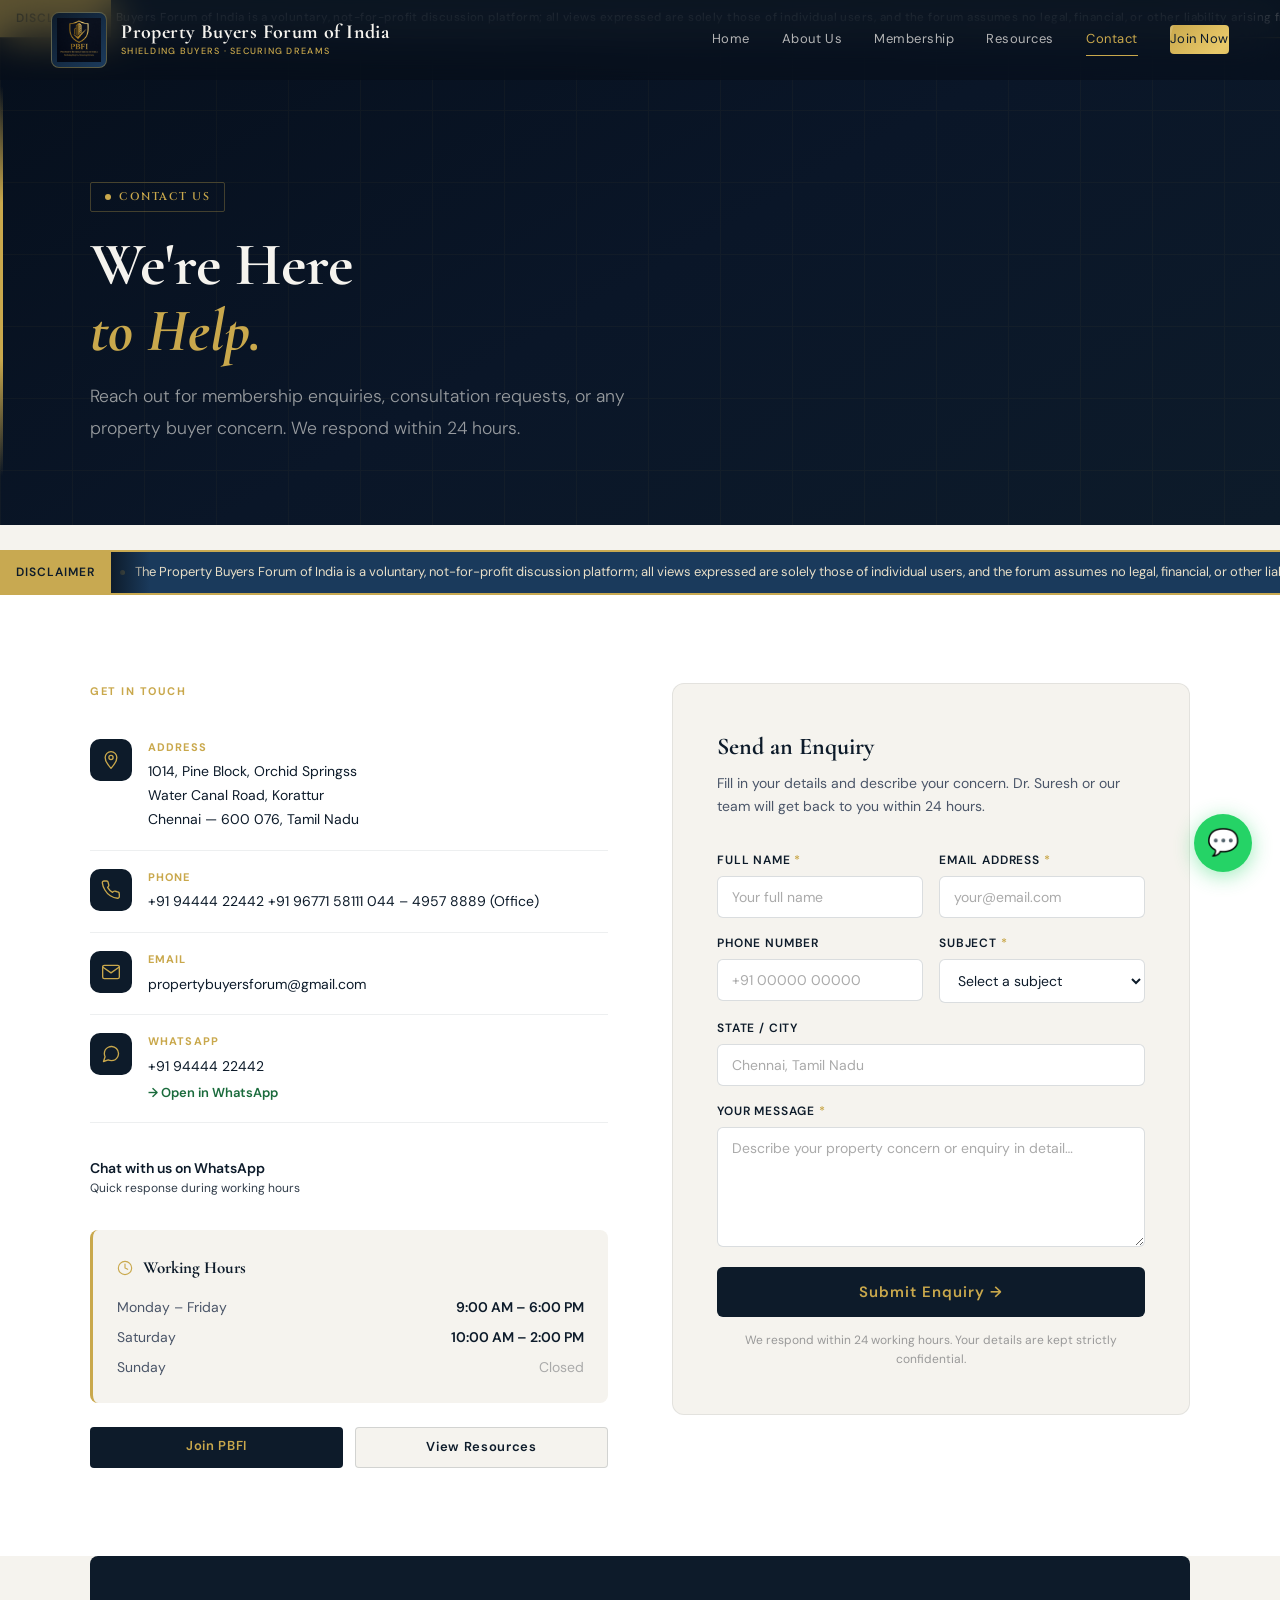
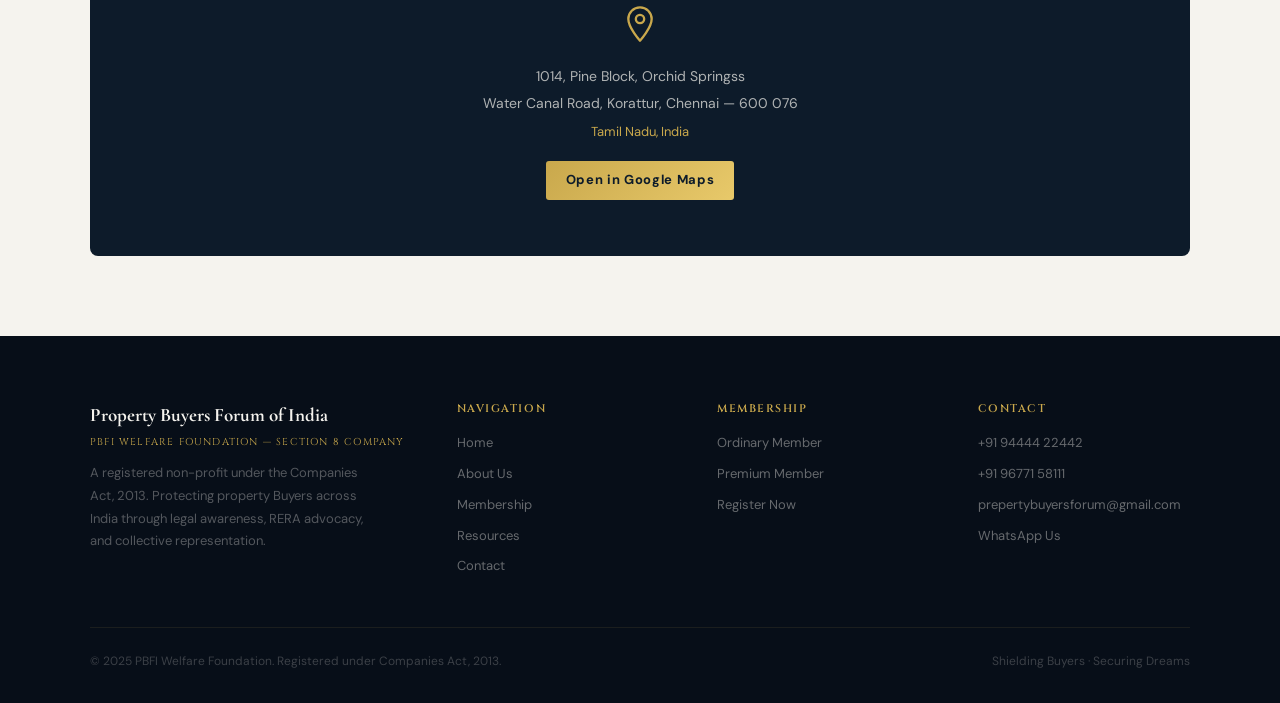
<file: contact.html>
<!DOCTYPE html>
<html lang="en">
<head>
  <meta charset="UTF-8"><meta name="viewport" content="width=device-width,initial-scale=1.0">
  <title>Contact Us — Property Buyers Forum of India</title>
  <meta name="description" content="Contact PBFI Welfare Foundation — call +91 94444 22442, WhatsApp us, or send an enquiry. We respond within 24 hours.">
  <link rel="stylesheet" href="style.css">
  <style>
    /* ── Disclaimer Ticker ── */
    .disclaimer-ticker {
      background: #0D1B2A;
      color: rgba(245,243,238,0.72);
      font-size: 11.5px;
      font-weight: 500;
      letter-spacing: 0.04em;
      padding: 9px 0;
      overflow: hidden;
      white-space: nowrap;
      border-bottom: 1px solid rgba(201,168,76,0.25);
      position: relative;
      z-index: 99;
    }
    .disclaimer-ticker-inner {
      display: inline-flex;
      animation: tickerScroll 38s linear infinite;
      gap: 0;
    }
    .disclaimer-ticker-inner:hover { animation-play-state: paused; }
    .disclaimer-ticker-segment {
      display: inline-flex;
      align-items: center;
      gap: 18px;
      padding-right: 80px;
    }
    .ticker-label {
      color: #C9A84C;
      font-weight: 700;
      letter-spacing: 0.1em;
      font-size: 10px;
      flex-shrink: 0;
      text-transform: uppercase;
    }
    .ticker-dot {
      width: 4px;
      height: 4px;
      background: #C9A84C;
      border-radius: 50%;
      flex-shrink: 0;
      opacity: 0.6;
    }
    @keyframes tickerScroll {
      0%   { transform: translateX(0); }
      100% { transform: translateX(-50%); }
    }

    /* ── Form styles ── */
    .form-sending { opacity: 0.6; pointer-events: none; }
    .btn-spinner {
      display: inline-block; width: 15px; height: 15px;
      border: 2px solid rgba(255,255,255,0.3); border-top-color: #fff;
      border-radius: 50%; animation: spin 0.7s linear infinite;
      margin-right: 8px; vertical-align: middle;
    }
    @keyframes spin { to { transform: rotate(360deg); } }
    .field-error { border-color: #E53E3E !important; background: #FFF5F5 !important; }
    .field-error-msg { font-size: 12px; color: #E53E3E; margin-top: 4px; }

    /* ── Success state ── */
    .success-box { text-align: center; padding: 3rem 2rem; }
    .success-icon { font-size: 52px; margin-bottom: 1rem; display: block; animation: popIn 0.5s cubic-bezier(0.25,1,0.5,1); }
    @keyframes popIn { from { transform: scale(0); } to { transform: scale(1); } }
    .success-box h3 { font-family: 'Cormorant Garamond', serif; font-size: 26px; color: #0D1B2A; margin-bottom: 8px; }
    .success-box p { color: #4A5568; font-size: 15px; line-height: 1.7; max-width: 340px; margin: 0 auto; }

    /* ── Contact icon cards ── */
    .contact-item {
      display: flex;
      align-items: flex-start;
      gap: 16px;
      padding: 18px 0;
      border-bottom: 1px solid rgba(13,27,42,0.07);
    }
    .contact-item:last-of-type { border-bottom: none; }
    .contact-icon-wrap {
      width: 42px;
      height: 42px;
      border-radius: 10px;
      background: #0D1B2A;
      display: flex;
      align-items: center;
      justify-content: center;
      flex-shrink: 0;
    }
    .contact-icon-wrap svg {
      width: 20px;
      height: 20px;
      stroke: #C9A84C;
      fill: none;
      stroke-width: 1.6;
      stroke-linecap: round;
      stroke-linejoin: round;
    }
    .contact-label { font-size: 11px; font-weight: 700; letter-spacing: 0.1em; color: #C9A84C; text-transform: uppercase; margin-bottom: 4px; }
    .contact-value { font-size: 14px; color: #0D1B2A; line-height: 1.7; }
    .contact-value a { color: #0D1B2A; text-decoration: none; }
    .contact-value a:hover { color: #C9A84C; }

    /* ── Form inputs ── */
    .enquiry-form .form-row {
      display: grid;
      grid-template-columns: 1fr 1fr;
      gap: 16px;
    }
    @media (max-width: 560px) {
      .enquiry-form .form-row { grid-template-columns: 1fr; }
    }
    .enquiry-form .fg {
      display: flex;
      flex-direction: column;
      gap: 6px;
      margin-bottom: 16px;
    }
    .enquiry-form label {
      font-size: 12px;
      font-weight: 600;
      letter-spacing: 0.07em;
      color: #0D1B2A;
      text-transform: uppercase;
    }
    .enquiry-form input,
    .enquiry-form select,
    .enquiry-form textarea {
      border: 1.5px solid rgba(13,27,42,0.15);
      border-radius: 6px;
      padding: 11px 14px;
      font-size: 14px;
      color: #0D1B2A;
      background: #fff;
      transition: border-color 0.2s, box-shadow 0.2s;
      outline: none;
      font-family: inherit;
      width: 100%;
      box-sizing: border-box;
    }
    .enquiry-form input:focus,
    .enquiry-form select:focus,
    .enquiry-form textarea:focus {
      border-color: #C9A84C;
      box-shadow: 0 0 0 3px rgba(201,168,76,0.12);
    }
    .enquiry-form textarea { resize: vertical; min-height: 120px; }
    .enquiry-form input::placeholder,
    .enquiry-form textarea::placeholder { color: #aaa; }
  </style>
</head>
<body>
<div id="page-transition"><div class="pt-logo"><img src="./images/logo.png" alt="PBFI"></div><div class="pt-text">SHIELDING Buyers · SECURING DREAMS</div></div>

<!-- NAV -->
<nav class="navbar">
  <a href="index.html" class="navbar-logo">
    <div class="navbar-logo-icon"><img src="./images/logo.png" alt="PBFI"></div>
    <div><div class="navbar-brand-name">Property Buyers Forum of India</div><div class="navbar-brand-tag">SHIELDING BUYERS · SECURING DREAMS</div></div>
  </a>
  <div class="navbar-links">
    <a href="index.html">Home</a><a href="about.html">About Us</a>
    <a href="membership.html">Membership</a><a href="resources.html">Resources</a>
    <a href="contact.html" class="active">Contact</a>
    <a href="membership.html" class="navbar-cta">Join Now</a>
  </div>
</nav>

<!-- DISCLAIMER TICKER -->
<div class="disclaimer-ticker" aria-label="Disclaimer">
  <div class="disclaimer-ticker-inner">
    <!-- Segment 1 -->
    <span class="disclaimer-ticker-segment">
      <span class="ticker-label">Disclaimer</span>
      <span class="ticker-dot"></span>
      <span>The Property Buyers Forum of India is a voluntary, not-for-profit discussion platform; all views expressed are solely those of individual users, and the forum assumes no legal, financial, or other liability arising from reliance on such information.</span>
    </span>
    <!-- Segment 2 (duplicate for seamless loop) -->
    <span class="disclaimer-ticker-segment">
      <span class="ticker-label">Disclaimer</span>
      <span class="ticker-dot"></span>
      <span>The Property Buyers Forum of India is a voluntary, not-for-profit discussion platform; all views expressed are solely those of individual users, and the forum assumes no legal, financial, or other liability arising from reliance on such information.</span>
    </span>
  </div>
</div>

<!-- PAGE HERO -->
<div class="page-hero">
  <div class="page-hero-bg"></div><div class="page-hero-bar"></div>
  <div class="page-hero-inner">
    <div class="page-hero-eyebrow fade-in"><span></span><p>CONTACT US</p></div>
    <h1 class="fade-up delay-1">We're Here<br><em>to Help.</em></h1>
    <p class="subtitle fade-up delay-2">Reach out for membership enquiries, consultation requests, or any property buyer concern. We respond within 24 hours.</p>
  </div>
</div>
<style>
  .ticker-wrap {
    width: 100%;
    background: #1a3a5c;
    border-top: 2px solid #c8a951;
    border-bottom: 2px solid #c8a951;
    padding: 10px 0;
    overflow: hidden;
    position: relative;
  }
  .ticker-label {
    position: absolute;
    left: 0; top: 0;
    height: 100%;
    background: #c8a951;
    color: #0D1B2A;
    font-size: 12px;
    font-weight: 600;
    letter-spacing: 0.08em;
    padding: 0 16px;
    display: flex;
    align-items: center;
    z-index: 2;
    text-transform: uppercase;
    white-space: nowrap;
  }
  .ticker-fade-left {
    position: absolute;
    left: 110px; top: 0;
    width: 40px; height: 100%;
    background: linear-gradient(to right, #0D1B2A, transparent);
    z-index: 1;
  }
  .ticker-track {
    display: flex;
    white-space: nowrap;
    animation: ticker-scroll 8s linear infinite;
    padding-left: 120px;
  }
  .ticker-track:hover { animation-play-state: paused; }
  .ticker-text {
    font-size: 13px;
    color: #e8dfc8;
    padding-right: 80px;
    display: inline-flex;
    align-items: center;
  }
  .ticker-dot {
    display: inline-block;
    width: 5px; height: 5px;
    background: #c8a951;
    border-radius: 50%;
    margin-right: 10px;
    flex-shrink: 0;
  }
  @keyframes ticker-scroll {
    0%   { transform: translateX(0); }
    100% { transform: translateX(-50%); }
  }
</style>
<br>
<div class="ticker-wrap">
  <div class="ticker-label">Disclaimer</div>
  <div class="ticker-fade-left"></div>
  <div class="ticker-track">
    <span class="ticker-text">
      <span class="ticker-dot"></span>
      The Property Buyers Forum of India is a voluntary, not-for-profit discussion platform; all views expressed are solely those of individual users, and the forum assumes no legal, financial, or other liability arising from reliance on such information.
    </span>
    <span class="ticker-text">
      <span class="ticker-dot"></span>
      The Property Buyers Forum of India is a voluntary, not-for-profit discussion platform; all views expressed are solely those of individual users, and the forum assumes no legal, financial, or other liability arising from reliance on such information.
    </span>
  </div>
</div>
<!-- MAIN SECTION -->
<section class="section section-white">
  <div class="section-inner">
    <div class="grid-2" style="gap:4rem;align-items:start">

      <!-- LEFT: Contact Info -->
      <div class="reveal reveal-left">
        <span style="color:#C9A84C;font-size:11px;letter-spacing:0.14em;font-weight:700;display:block;margin-bottom:20px;text-transform:uppercase">Get in Touch</span>

        <div class="contact-item">
          <div class="contact-icon-wrap">
            <svg viewBox="0 0 24 24"><path d="M12 2C8.13 2 5 5.13 5 9c0 5.25 7 13 7 13s7-7.75 7-13c0-3.87-3.13-7-7-7z"/><circle cx="12" cy="9" r="2.5"/></svg>
          </div>
          <div>
            <div class="contact-label">Address</div>
            <div class="contact-value">1014, Pine Block, Orchid Springss<br>Water Canal Road, Korattur<br>Chennai — 600 076, Tamil Nadu</div>
          </div>
        </div>

        <div class="contact-item">
          <div class="contact-icon-wrap">
            <svg viewBox="0 0 24 24"><path d="M22 16.92v3a2 2 0 0 1-2.18 2 19.79 19.79 0 0 1-8.63-3.07A19.5 19.5 0 0 1 4.69 12 19.79 19.79 0 0 1 1.61 3.38a2 2 0 0 1 1.99-2.18h3a2 2 0 0 1 2 1.72c.127.96.361 1.903.7 2.81a2 2 0 0 1-.45 2.11L7.91 8.84a16 16 0 0 0 6 6l.92-.92a2 2 0 0 1 2.11-.45 12.84 12.84 0 0 0 2.81.7A2 2 0 0 1 21.73 16.92z"/></svg>
          </div>
          <div>
            <div class="contact-label">Phone</div>
            <div class="contact-value">
              <a href="tel:+919444422442">+91 94444 22442</a>
              <a href="tel:+919677158111">+91 96771 58111</a>
              <a href="tel:+914449578889">044 – 4957 8889 (Office)</a>
            </div>
          </div>
        </div>

        <div class="contact-item">
          <div class="contact-icon-wrap">
            <svg viewBox="0 0 24 24"><path d="M4 4h16c1.1 0 2 .9 2 2v12c0 1.1-.9 2-2 2H4c-1.1 0-2-.9-2-2V6c0-1.1.9-2 2-2z"/><polyline points="22,6 12,13 2,6"/></svg>
          </div>
          <div>
            <div class="contact-label">Email</div>
            <div class="contact-value">
              <a href="mailto:propertyProperty Buyersforum@gmail.com">propertybuyersforum@gmail.com</a>

            </div>
          </div>
        </div>

        <div class="contact-item">
          <div class="contact-icon-wrap">
            <svg viewBox="0 0 24 24"><path d="M21 11.5a8.38 8.38 0 0 1-.9 3.8 8.5 8.5 0 0 1-7.6 4.7 8.38 8.38 0 0 1-3.8-.9L3 21l1.9-5.7a8.38 8.38 0 0 1-.9-3.8 8.5 8.5 0 0 1 4.7-7.6 8.38 8.38 0 0 1 3.8-.9h.5a8.48 8.48 0 0 1 8 8v.5z"/></svg>
          </div>
          <div>
            <div class="contact-label">WhatsApp</div>
            <div class="contact-value">+91 94444 22442</div>
            <a href="https://wa.me/919444422442" style="font-size:13px;color:#1A6B3C;font-weight:600;display:inline-block;margin-top:4px" target="_blank">→ Open in WhatsApp</a>
          </div>
        </div>

        <a href="https://wa.me/919444422442" class="whatsapp-btn" target="_blank">
          <svg style="width:26px;height:26px;stroke:#fff;fill:none;stroke-width:1.6;stroke-linecap:round;stroke-linejoin:round;flex-shrink:0" viewBox="0 0 24 24"><path d="M21 11.5a8.38 8.38 0 0 1-.9 3.8 8.5 8.5 0 0 1-7.6 4.7 8.38 8.38 0 0 1-3.8-.9L3 21l1.9-5.7a8.38 8.38 0 0 1-.9-3.8 8.5 8.5 0 0 1 4.7-7.6 8.38 8.38 0 0 1 3.8-.9h.5a8.48 8.48 0 0 1 8 8v.5z"/></svg>
          <div><div style="font-size:14px;font-weight:600">Chat with us on WhatsApp</div><div style="font-size:12px;opacity:0.85">Quick response during working hours</div></div>
        </a>

        <!-- Working Hours -->
        <div style="margin-top:2rem;background:#F5F3EE;border-radius:8px;padding:1.5rem;border-left:3px solid #C9A84C">
          <div style="display:flex;align-items:center;gap:10px;margin-bottom:14px">
            <svg style="width:16px;height:16px;stroke:#C9A84C;fill:none;stroke-width:1.7;stroke-linecap:round;flex-shrink:0" viewBox="0 0 24 24"><circle cx="12" cy="12" r="10"/><polyline points="12 6 12 12 16 14"/></svg>
            <h4 style="font-family:'Cormorant Garamond',serif;font-size:17px;color:#0D1B2A;margin:0">Working Hours</h4>
          </div>
          <div style="display:flex;flex-direction:column;gap:8px;font-size:14px;color:#4A5568">
            <div style="display:flex;justify-content:space-between"><span>Monday – Friday</span><span style="font-weight:600;color:#0D1B2A">9:00 AM – 6:00 PM</span></div>
            <div style="display:flex;justify-content:space-between"><span>Saturday</span><span style="font-weight:600;color:#0D1B2A">10:00 AM – 2:00 PM</span></div>
            <div style="display:flex;justify-content:space-between"><span>Sunday</span><span style="color:#aaa">Closed</span></div>
          </div>
        </div>

        <!-- Social -->

        <div style="margin-top:1.5rem;display:grid;grid-template-columns:1fr 1fr;gap:12px">
          <a href="membership.html" class="btn btn-navy btn-sm" style="text-align:center;display:block;border-radius:4px">Join PBFI</a>
          <a href="resources.html" class="btn btn-sm" style="text-align:center;display:block;border-radius:4px;background:#F5F3EE;color:#0D1B2A;border:1px solid rgba(13,27,42,0.15);font-weight:600">View Resources</a>
        </div>
      </div>

      <!-- RIGHT: Enquiry Form -->
      <div style="background:#F5F3EE;border-radius:12px;padding:2.75rem;border:1px solid rgba(13,27,42,0.08)" class="reveal reveal-right">
        <div id="formContent">
          <h3 style="font-family:'Cormorant Garamond',serif;font-size:24px;color:#0D1B2A;margin-bottom:6px">Send an Enquiry</h3>
          <p style="font-size:14px;color:#4A5568;margin-bottom:2rem;line-height:1.65">Fill in your details and describe your concern. Dr. Suresh or our team will get back to you within 24 hours.</p>

          <form id="contactForm" class="enquiry-form" novalidate>
            <div class="form-row">
              <div class="fg">
                <label for="f-name">Full Name <span style="color:#C9A84C">*</span></label>
                <input id="f-name" type="text" placeholder="Your full name" required>
              </div>
              <div class="fg">
                <label for="f-email">Email Address <span style="color:#C9A84C">*</span></label>
                <input id="f-email" type="email" placeholder="your@email.com" required>
              </div>
            </div>
            <div class="form-row">
              <div class="fg">
                <label for="f-phone">Phone Number</label>
                <input id="f-phone" type="tel" placeholder="+91 00000 00000">
              </div>
              <div class="fg">
                <label for="f-subject">Subject <span style="color:#C9A84C">*</span></label>
                <select id="f-subject" required>
                  <option value="">Select a subject</option>
                  <option>Membership Enquiry</option>
                  <option>RERA Complaint Guidance</option>
                  <option>Property Dispute Support</option>
                  <option>Consultation Request</option>
                  <option>General Enquiry</option>
                  <option>Become a Coordinator</option>
                  <option>Other</option>
                </select>
              </div>
            </div>
            <div class="fg">
              <label for="f-city">State / City</label>
              <input id="f-city" type="text" placeholder="Chennai, Tamil Nadu">
            </div>
            <div class="fg">
              <label for="f-message">Your Message <span style="color:#C9A84C">*</span></label>
              <textarea id="f-message" rows="5" placeholder="Describe your property concern or enquiry in detail…" required></textarea>
            </div>

            <button type="submit" id="submitBtn" class="btn btn-navy" style="width:100%;padding:15px 0;font-size:15px;border-radius:6px;letter-spacing:0.07em;margin-top:4px">
              Submit Enquiry →
            </button>
            <p style="font-size:12px;color:#999;text-align:center;margin-top:14px;line-height:1.6">We respond within 24 working hours. Your details are kept strictly confidential.</p>
          </form>
        </div>

        <!-- SUCCESS STATE -->
        <div id="formSuccess" style="display:none" class="success-box">
          <span class="success-icon">✅</span>
          <h3>Enquiry Submitted!</h3>
          <p>Thank you for reaching out. Our team will review your message and respond within 24 hours.</p>
          <p style="font-size:13px;color:#888;margin-top:10px">Confirmation sent to <strong id="submitted-email" style="color:#0D1B2A"></strong></p>
          <button onclick="resetForm()" class="btn btn-navy" style="margin-top:1.5rem;padding:10px 28px;border-radius:4px">Submit Another</button>
        </div>
      </div>

    </div>
  </div>
</section>

<!-- MAP -->
<section style="background:#F5F3EE;padding:0 clamp(1.5rem,5vw,5rem) 5rem">
  <div class="section-inner">
    <div style="background:#0D1B2A;border-radius:8px;overflow:hidden;height:300px;display:flex;align-items:center;justify-content:center" class="reveal">
      <div style="text-align:center">
        <svg style="width:40px;height:40px;stroke:#C9A84C;fill:none;stroke-width:1.4;stroke-linecap:round;stroke-linejoin:round;margin-bottom:14px" viewBox="0 0 24 24"><path d="M12 2C8.13 2 5 5.13 5 9c0 5.25 7 13 7 13s7-7.75 7-13c0-3.87-3.13-7-7-7z"/><circle cx="12" cy="9" r="2.5"/></svg>
        <p style="color:rgba(245,243,238,0.7);font-size:14px;margin-bottom:4px">1014, Pine Block, Orchid Springss</p>
        <p style="color:rgba(245,243,238,0.7);font-size:14px;margin-bottom:8px">Water Canal Road, Korattur, Chennai — 600 076</p>
        <p style="color:#C9A84C;font-size:13px;margin-bottom:18px">Tamil Nadu, India</p>
        <a href="https://maps.google.com/?q=Orchid+Springss+Korattur+Chennai" target="_blank" class="btn btn-gold btn-sm" style="border-radius:3px">Open in Google Maps</a>
      </div>
    </div>
  </div>
</section>

<footer class="footer">
  <div class="footer-top">
    <div><div class="footer-brand-name">Property Buyers Forum of India</div><span class="footer-brand-tag">PBFI WELFARE FOUNDATION — SECTION 8 COMPANY</span><p class="footer-brand-desc">A registered non-profit under the Companies Act, 2013. Protecting property Buyers across India through legal awareness, RERA advocacy, and collective representation.</p></div>
    <div class="footer-col"><h5>Navigation</h5><a href="index.html">Home</a><a href="about.html">About Us</a><a href="membership.html">Membership</a><a href="resources.html">Resources</a><a href="contact.html">Contact</a></div>
    <div class="footer-col"><h5>Membership</h5><a href="membership.html">Ordinary Member</a><a href="membership.html">Premium Member</a><a href="membership.html#register">Register Now</a></div>
    <div class="footer-col"><h5>Contact</h5><a href="tel:+919444422442">+91 94444 22442</a><a href="tel:+919677158111">+91 96771 58111</a><a href="mailto:propertybuyersforum@gmail.com">prepertybuyersforum@gmail.com</a><a href="https://wa.me/919444422442" target="_blank">WhatsApp Us</a></div>
  </div>
  <div class="footer-bottom"><span>© 2025 PBFI Welfare Foundation. Registered under Companies Act, 2013.</span><span>Shielding Buyers · Securing Dreams</span></div>
</footer>

<a href="https://wa.me/919444422442" class="whatsapp-float" target="_blank">💬</a>

<script src="animations.js"></script>
<script>
var APPS_SCRIPT_URL = "https://script.google.com/macros/s/AKfycbwuEdPGf2ZJuyn3XeQyU6bJhw2yZH-HM4TD1CKTKK51LQ8RRfXpx3-gYI2y53k05j_V/exec";

var form = document.getElementById('contactForm');
var btn  = document.getElementById('submitBtn');

/* ── Submit handler ── */
form.addEventListener('submit', async function(e) {
  e.preventDefault();
  if (!validateForm()) return;

  var userEmail = document.getElementById('f-email').value.trim();
  var payload = {
    name:    document.getElementById('f-name').value.trim(),
    email:   userEmail,
    phone:   document.getElementById('f-phone').value.trim(),
    subject: document.getElementById('f-subject').value,
    city:    document.getElementById('f-city').value.trim(),
    message: document.getElementById('f-message').value.trim()
  };

  btn.innerHTML = '<span class="btn-spinner"></span>Sending…';
  btn.disabled  = true;
  form.classList.add('form-sending');

  try {
    await fetch(APPS_SCRIPT_URL, {
      method: 'POST',
      headers: { 'Content-Type': 'application/json' },
      body: JSON.stringify(payload),
      mode: 'no-cors'
    });
    showSuccess(userEmail);
  } catch (err) {
    showSuccess(userEmail);
  }
});

/* ── Validation ── */
function validateForm() {
  clearErrors();
  var ok   = true;
  var name = document.getElementById('f-name');
  var mail = document.getElementById('f-email');
  var subj = document.getElementById('f-subject');
  var msg  = document.getElementById('f-message');

  if (!name.value.trim())                              { setError(name, 'Please enter your name'); ok = false; }
  if (!mail.value.trim() || !mail.value.includes('@')) { setError(mail, 'Please enter a valid email'); ok = false; }
  if (!subj.value)                                     { setError(subj, 'Please select a subject'); ok = false; }
  if (msg.value.trim().length < 10)                    { setError(msg,  'Please describe your concern (min 10 chars)'); ok = false; }
  return ok;
}
function setError(el, msg) {
  el.classList.add('field-error');
  var d = document.createElement('div');
  d.className = 'field-error-msg';
  d.textContent = msg;
  el.parentNode.appendChild(d);
}
function clearErrors() {
  document.querySelectorAll('.field-error').forEach(function(el){ el.classList.remove('field-error'); });
  document.querySelectorAll('.field-error-msg').forEach(function(el){ el.remove(); });
}

/* ── Show success / reset ── */
function showSuccess(email) {
  document.getElementById('formContent').style.display = 'none';
  document.getElementById('formSuccess').style.display  = 'block';
  document.getElementById('submitted-email').textContent = email || '';
  btn.innerHTML = 'Submit Enquiry →';
  btn.disabled  = false;
  form.classList.remove('form-sending');
  form.reset();
}
function resetForm() {
  document.getElementById('formSuccess').style.display = 'none';
  document.getElementById('formContent').style.display  = 'block';
}
</script>
</body>
</html>
</file>
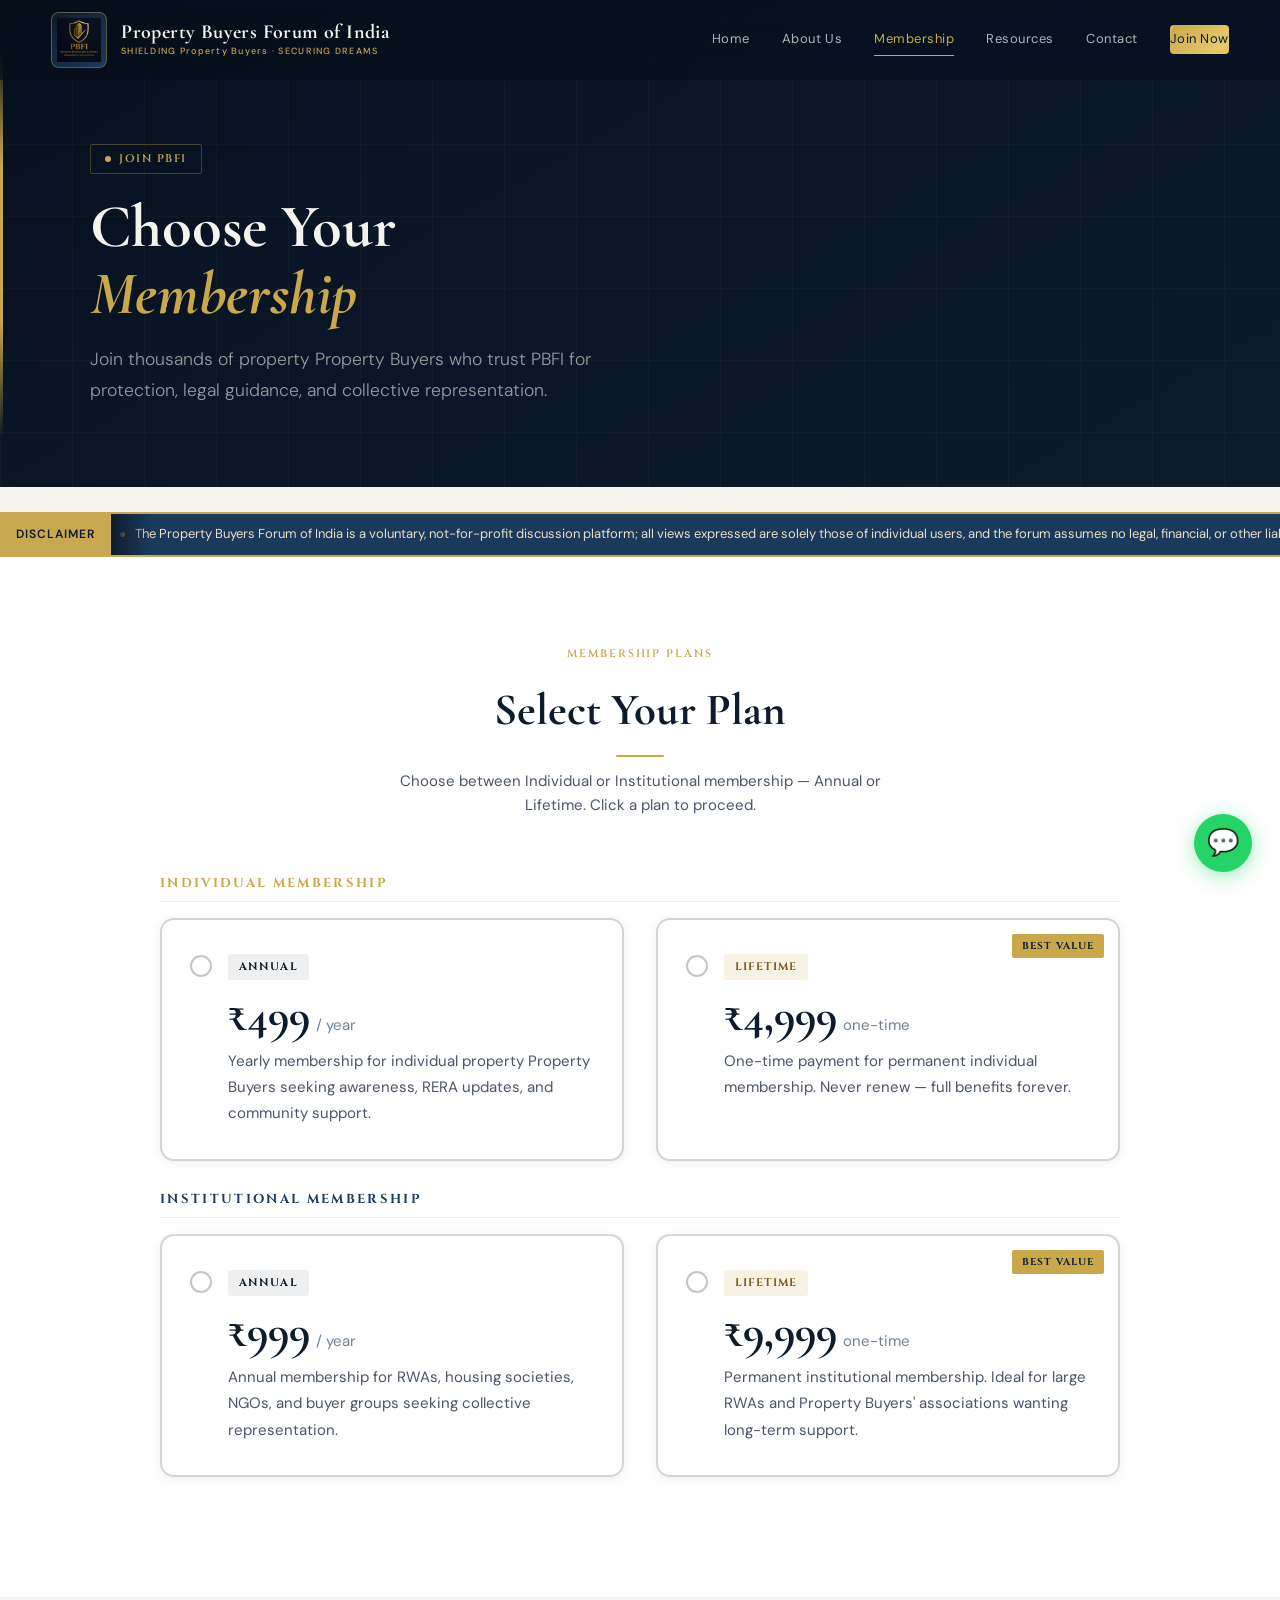
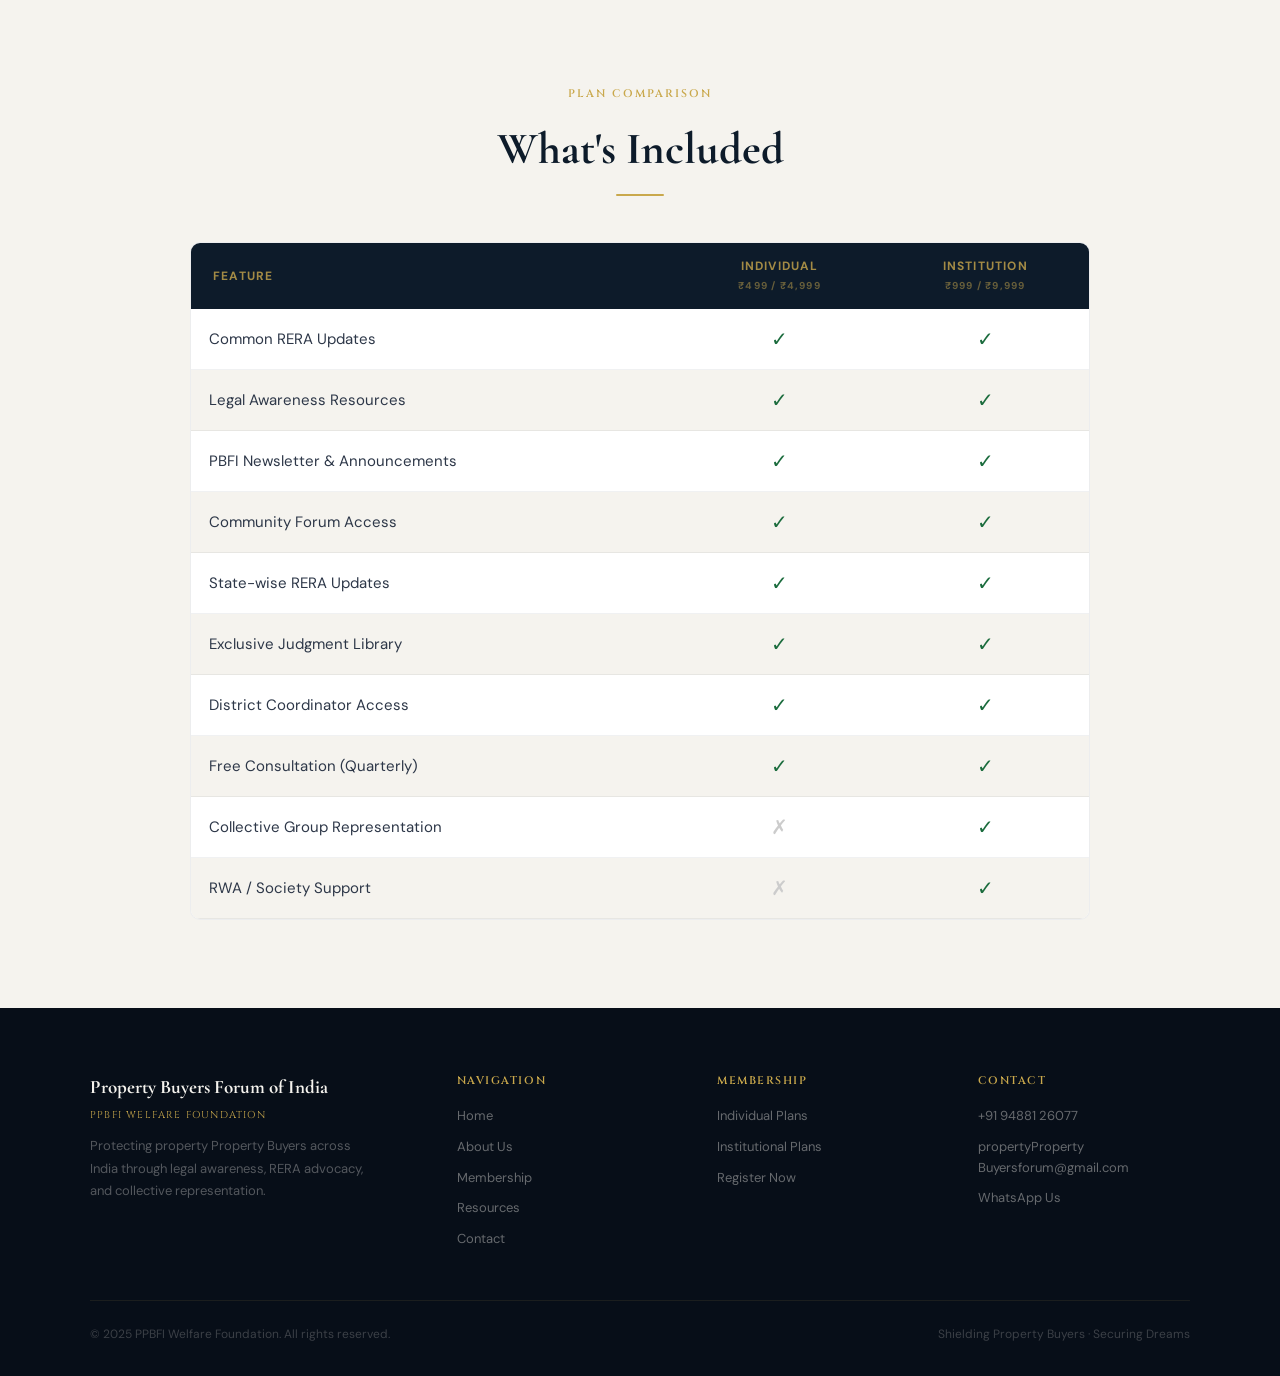
<file: membership.html>
<!DOCTYPE html>
<html lang="en">
<head>
  <meta charset="UTF-8"><meta name="viewport" content="width=device-width,initial-scale=1.0">
  <title>Membership Plans — Property Buyers Forum of India | Join PBFI</title>
  <meta name="description" content="Join Property Buyers Forum of India as an Individual or Institutional member. Annual and Lifetime plans available. Get RERA guidance, legal support, and expert consultation.">
  <meta name="keywords" content="PBFI membership, property buyer membership India, RERA legal membership, Property Buyers forum membership plans, property protection plan India">
  <meta name="robots" content="index, follow">
  <link rel="canonical" href="https://www.Property Buyersforumofindia.org/membership.html">
  <meta property="og:title" content="Membership Plans — Property Buyers Forum of India | Join PBFI">
  <meta property="og:description" content="Join Property Buyers Forum of India. Individual & Institutional plans, Annual & Lifetime options available.">
  <meta property="og:url" content="https://www.Property Buyersforumofindia.org/membership.html">
  <meta property="og:image" content="https://www.Property Buyersforumofindia.org/images/logo.png">
  <link rel="stylesheet" href="style.css">

  <style>
    /* ── MEMBERSHIP PAGE ── */

    /* PLAN GRID */
    .plans-grid {
      display: grid;
      grid-template-columns: 1fr 1fr;
      gap: 2rem;
      max-width: 960px;
      margin: 0 auto 1.5rem;
    }
    @media(max-width:700px){ .plans-grid{ grid-template-columns:1fr; } }

    /* ── FIX 1: larger group labels ── */
    .plan-group-label {
      font-family: 'Cinzel', serif;
      font-size: 13px;               /* was 10px */
      font-weight: 700;
      letter-spacing: 0.18em;
      margin-bottom: 1rem;
      padding-bottom: 8px;
      border-bottom: 1px solid rgba(201,168,76,0.2);
    }
    .plan-group-label.individual { color: #C9A84C; }
    .plan-group-label.institution { color: #1B3A5C; }

    /* ── FIX 2: every card gets a visible border ── */
    .plan-card {
      border-radius: 14px;
      padding: 2rem 1.75rem;
      cursor: pointer;
      border: 2px solid rgba(13,27,42,0.18);   /* was 'transparent' */
      transition: transform 0.3s, box-shadow 0.3s, border-color 0.2s;
      position: relative;
      overflow: hidden;
      background: #fff;
      box-shadow: 0 2px 10px rgba(13,27,42,0.07); /* subtle lift on all cards */
    }
    .plan-card::before {
      content: '';
      position: absolute;
      inset: 0;
      opacity: 0;
      transition: opacity 0.3s;
      background: linear-gradient(135deg, rgba(201,168,76,0.04), transparent);
    }
    .plan-card:hover {
      transform: translateY(-5px);
      box-shadow: 0 18px 40px rgba(13,27,42,0.12);
      border-color: rgba(201,168,76,0.5);       /* gold tint on hover */
    }
    .plan-card.selected {
      border-color: #C9A84C;
      box-shadow: 0 0 0 3px rgba(201,168,76,0.15), 0 18px 40px rgba(13,27,42,0.14);
      background: #fffdf5;
    }
    .plan-card.selected::before { opacity: 1; }

    .plan-card-inner { display: flex; gap: 1rem; align-items: flex-start; }
    .plan-radio {
      width: 22px; height: 22px; border-radius: 50%;
      border: 2px solid rgba(13,27,42,0.25);
      display: flex; align-items: center; justify-content: center;
      flex-shrink: 0; margin-top: 3px; transition: border-color 0.2s;
    }
    .plan-card.selected .plan-radio { border-color: #C9A84C; }
    .plan-radio-dot {
      width: 11px; height: 11px; border-radius: 50%;
      background: #C9A84C; opacity: 0; transform: scale(0.4);
      transition: opacity 0.2s, transform 0.2s;
    }
    .plan-card.selected .plan-radio-dot { opacity: 1; transform: scale(1); }

    .plan-details { flex: 1; }

    /* ── FIX 1: larger badges ── */
    .plan-type-badge {
      display: inline-block;
      font-family: 'Cinzel', serif;
      font-size: 11px;               /* was 9px */
      font-weight: 700;
      letter-spacing: 0.1em;
      padding: 4px 11px;
      border-radius: 3px;
      margin-bottom: 12px;
    }
    .plan-type-badge.annual   { background: rgba(13,27,42,0.07); color: #0D1B2A; }
    .plan-type-badge.lifetime { background: rgba(201,168,76,0.15); color: #7A5E1A; }

    /* ── FIX 1: larger price ── */
    .plan-price-row { display: flex; align-items: baseline; gap: 6px; margin-bottom: 10px; }
    .plan-price-val {
      font-family: 'Cormorant Garamond', serif;
      font-size: 46px;               /* was 38px */
      font-weight: 700;
      color: #0D1B2A;
      line-height: 1;
    }
    .plan-price-note {
      font-size: 15px;               /* was 13px */
      color: #718096;
    }

    /* ── FIX 1: larger description ── */
    .plan-desc {
      font-size: 15px;               /* was 13px */
      color: #4A5568;
      line-height: 1.75;
    }

    .plan-badge-popular {
      position: absolute; top: 14px; right: 14px;
      background: #C9A84C; color: #0D1B2A;
      font-size: 10px; font-weight: 700; letter-spacing: 0.1em;
      padding: 4px 10px; border-radius: 2px; font-family: 'Cinzel', serif;
    }

    /* PAYMENT SECTION */
    #paymentSection {
      max-width: 860px;
      margin: 0 auto 2.5rem;
      display: none;
    }
    #paymentSection.show { display: block; animation: fadeSlideIn 0.4s ease; }
    @keyframes fadeSlideIn { from { opacity:0; transform:translateY(14px); } to { opacity:1; transform:translateY(0); } }

    .payment-box {
      background: #0D1B2A;
      border-radius: 14px;
      padding: 2rem 2.5rem;
      display: grid;
      grid-template-columns: 1fr 1px 1fr;
      gap: 0 2rem;
      align-items: start;
    }
    @media(max-width:640px) {
      .payment-box { grid-template-columns: 1fr; }
      .payment-divider { display: none; }
    }
    .payment-divider { background: rgba(201,168,76,0.2); width: 1px; }
    .payment-col-label {
      font-family: 'Cinzel', serif;
      font-size: 12px;               /* was 10px */
      font-weight: 700;
      letter-spacing: 0.14em;
      color: rgba(201,168,76,0.7);
      margin-bottom: 1rem;
      display: block;
    }
    .payment-amount-display {
      font-family: 'Cormorant Garamond', serif;
      font-size: 56px;               /* was 48px */
      font-weight: 700;
      color: #C9A84C;
      line-height: 1;
      margin-bottom: 4px;
    }
    .payment-plan-name {
      font-size: 15px;               /* was 13px */
      color: rgba(245,243,238,0.55);
      margin-bottom: 1.5rem;
    }
    .bank-row {
      display: flex;
      flex-direction: column;
      margin-bottom: 1rem;
    }
    .bank-label {
      font-size: 11px;               /* was 10px */
      font-weight: 700;
      letter-spacing: 0.1em;
      color: rgba(201,168,76,0.5);
      margin-bottom: 3px;
      font-family: 'Cinzel', serif;
    }
    .bank-val {
      font-size: 17px;               /* was 15px */
      font-weight: 600;
      color: #F5F3EE;
      font-family: 'Cormorant Garamond', serif;
      letter-spacing: 0.02em;
    }
    .bank-val.mono {
      font-family: 'Courier New', monospace;
      font-size: 15px;               /* was 14px */
      background: rgba(201,168,76,0.08);
      padding: 6px 12px;
      border-radius: 6px;
      border: 1px solid rgba(201,168,76,0.15);
      letter-spacing: 0.08em;
    }
    .payment-note {
      margin-top: 1.25rem;
      background: rgba(201,168,76,0.08);
      border: 1px solid rgba(201,168,76,0.18);
      border-radius: 8px;
      padding: 12px 14px;
      font-size: 13px;               /* was 12px */
      color: rgba(245,243,238,0.6);
      line-height: 1.7;
    }
    .payment-note strong { color: #C9A84C; }

    /* ── FIX 3: Step 3 header — more prominent ── */
    .step3-header {
      max-width: 860px;
      margin: 2rem auto 1.25rem;
      text-align: center;
    }
    .step3-divider-row {
      display: flex;
      align-items: center;
      justify-content: center;
      gap: 10px;
      margin-bottom: 10px;
    }
    .step3-divider-row span.bar {
      display: inline-block;
      width: 40px; height: 2px;
      background: #C9A84C;
    }
    .step3-label {
      font-family: 'Cinzel', serif;
      font-size: 13px;               /* was 10px */
      letter-spacing: 0.18em;
      color: #C9A84C;
      font-weight: 700;
    }
    .step3-title {
      font-family: 'Cormorant Garamond', serif;
      font-size: clamp(1.5rem, 2.5vw, 2rem);
      color: #0D1B2A;
      font-weight: 700;
      margin-bottom: 8px;
    }
    .step3-subtitle {
      font-size: 15px;
      color: #4A5568;
    }

    /* FORM */
    .mem-form-card {
      max-width: 860px;
      margin: 0 auto;
      background: #F5F3EE;
      border-radius: 14px;
      padding: 2.5rem;
      border: 1px solid rgba(13,27,42,0.08);
    }

    /* ── FIX 1: larger form section labels ── */
    .form-section-label {
      font-family: 'Cinzel', serif;
      font-size: 13px;               /* was 10px */
      font-weight: 700;
      letter-spacing: 0.15em;
      color: #C9A84C;
      margin-bottom: 1.25rem;
      padding-bottom: 8px;
      border-bottom: 1px solid rgba(201,168,76,0.2);
      display: block;
    }
    .form-grid-2 { display: grid; grid-template-columns: 1fr 1fr; gap: 1rem 1.25rem; margin-bottom: 1rem; }
    @media(max-width:600px) { .form-grid-2 { grid-template-columns: 1fr; } }

    /* ── FIX 1: larger form labels & inputs ── */
    .form-group label {
      display: block;
      font-size: 12px;               /* was 11px */
      font-weight: 700;
      letter-spacing: 0.08em;
      color: #4A5568;
      margin-bottom: 6px;
    }
    .form-group input,
    .form-group select,
    .form-group textarea {
      width: 100%;
      background: #fff;
      border: 1px solid rgba(13,27,42,0.15);
      border-radius: 8px;
      padding: 13px 16px;            /* slightly more padding */
      font-size: 15px;               /* was 14px */
      color: #0D1B2A;
      outline: none;
      transition: border-color 0.2s, box-shadow 0.2s;
      font-family: inherit;
    }
    .form-group input:focus,
    .form-group select:focus,
    .form-group textarea:focus {
      border-color: #C9A84C;
      box-shadow: 0 0 0 3px rgba(201,168,76,0.1);
    }
    .form-group textarea { resize: vertical; min-height: 90px; }
    .form-group input[readonly] {
      background: rgba(13,27,42,0.03);
      color: #718096;
      cursor: not-allowed;
    }

    .selected-plan-pill {
      display: inline-flex;
      align-items: center;
      gap: 8px;
      background: rgba(201,168,76,0.12);
      border: 1px solid rgba(201,168,76,0.3);
      border-radius: 20px;
      padding: 8px 16px;
      font-size: 15px;               /* was 13px */
      font-weight: 600;
      color: #7A5E1A;
      margin-bottom: 1.5rem;
    }

    .submit-area { margin-top: 2rem; }
    .submit-btn {
      width: 100%;
      padding: 18px 0;
      background: linear-gradient(135deg, #0D1B2A 0%, #1B3A5C 100%);
      color: #C9A84C;
      border: none;
      border-radius: 8px;
      font-size: 16px;               /* was 15px */
      font-weight: 700;
      letter-spacing: 0.06em;
      cursor: pointer;
      transition: box-shadow 0.2s, transform 0.2s;
      font-family: 'Cinzel', serif;
    }
    .submit-btn:hover { box-shadow: 0 8px 24px rgba(13,27,42,0.3); transform: translateY(-1px); }
    .submit-btn:disabled { opacity: 0.6; cursor: not-allowed; transform: none; }
    .form-note { font-size: 13px; color: #718096; text-align: center; margin-top: 10px; }

    /* SUCCESS */
    .success-box {
      text-align: center;
      padding: 2.5rem 2rem;
    }
    .success-icon { font-size: 52px; margin-bottom: 1rem; }
    .success-box h3 { font-family: 'Cormorant Garamond', serif; font-size: 30px; color: #0D1B2A; margin-bottom: 10px; }
    .success-box p { font-size: 15px; color: #4A5568; line-height: 1.75; }

    /* COMPARISON TABLE */
    .compare-table { width: 100%; border-collapse: collapse; }
    .compare-table thead th { padding: 14px 18px; font-size: 12px; font-weight: 700; letter-spacing: 0.1em; background: #0D1B2A; color: rgba(201,168,76,0.8); border: none; }
    .compare-table thead th:first-child { text-align: left; }
    .compare-table thead th:not(:first-child) { text-align: center; }
    .compare-table tbody tr { border-bottom: 1px solid rgba(13,27,42,0.06); transition: background 0.15s; }
    .compare-table tbody tr:nth-child(even) { background: #F5F3EE; }
    .compare-table tbody tr:hover { background: #EDEAE3; }
    .compare-table tbody td { padding: 14px 18px; font-size: 15px; color: #2D3748; }
    .compare-table tbody td:not(:first-child) { text-align: center; }
    .ct-yes { color: #1A6B3C; font-size: 20px; }
    .ct-no  { color: #ccc;    font-size: 20px; }
  </style>
</head>
<body>

<div id="page-transition">
  <div class="pt-logo"><img src="./images/logo.png" alt="PBFI Logo"></div>
  <div class="pt-text">SHIELDING Property Buyers · SECURING DREAMS</div>
</div>

<nav class="navbar">
  <a href="index.html" class="navbar-logo">
    <div class="navbar-logo-icon"><img src="./images/logo.png" alt="PBFI Logo"></div>
    <div>
      <div class="navbar-brand-name">Property Buyers Forum of India</div>
      <div class="navbar-brand-tag">SHIELDING Property Buyers · SECURING DREAMS</div>
    </div>
  </a>
  <div class="navbar-links">
    <a href="index.html">Home</a><a href="about.html">About Us</a>
    <a href="membership.html" class="active">Membership</a><a href="resources.html">Resources</a><a href="contact.html">Contact</a>
    <a href="#register" class="navbar-cta">Join Now</a>
  </div>
</nav>

<!-- PAGE HERO -->
<div class="page-hero">
  <div class="page-hero-bg"></div><div class="page-hero-bar"></div>
  <div class="page-hero-inner">
    <div class="page-hero-eyebrow fade-in"><span></span><p>JOIN PBFI</p></div>
    <h1 class="fade-up delay-1">Choose Your<br><em>Membership</em></h1>
    <p class="subtitle fade-up delay-2">Join thousands of property Property Buyers who trust PBFI for protection, legal guidance, and collective representation.</p>
  </div>
</div>
<style>
  .ticker-wrap {
    width: 100%;
    background: #1a3a5c;
    border-top: 2px solid #c8a951;
    border-bottom: 2px solid #c8a951;
    padding: 10px 0;
    overflow: hidden;
    position: relative;
  }
  .ticker-label {
    position: absolute;
    left: 0; top: 0;
    height: 100%;
    background: #c8a951;
    color: #0D1B2A;
    font-size: 12px;
    font-weight: 600;
    letter-spacing: 0.08em;
    padding: 0 16px;
    display: flex;
    align-items: center;
    z-index: 2;
    text-transform: uppercase;
    white-space: nowrap;
  }
  .ticker-fade-left {
    position: absolute;
    left: 110px; top: 0;
    width: 40px; height: 100%;
    background: linear-gradient(to right, #0D1B2A, transparent);
    z-index: 1;
  }
  .ticker-track {
    display: flex;
    white-space: nowrap;
    animation: ticker-scroll 8s linear infinite;
    padding-left: 120px;
  }
  .ticker-track:hover { animation-play-state: paused; }
  .ticker-text {
    font-size: 13px;
    color: #e8dfc8;
    padding-right: 80px;
    display: inline-flex;
    align-items: center;
  }
  .ticker-dot {
    display: inline-block;
    width: 5px; height: 5px;
    background: #c8a951;
    border-radius: 50%;
    margin-right: 10px;
    flex-shrink: 0;
  }
  @keyframes ticker-scroll {
    0%   { transform: translateX(0); }
    100% { transform: translateX(-50%); }
  }
</style>
<br>
<div class="ticker-wrap">
  <div class="ticker-label">Disclaimer</div>
  <div class="ticker-fade-left"></div>
  <div class="ticker-track">
    <span class="ticker-text">
      <span class="ticker-dot"></span>
      The Property Buyers Forum of India is a voluntary, not-for-profit discussion platform; all views expressed are solely those of individual users, and the forum assumes no legal, financial, or other liability arising from reliance on such information.
    </span>
    <span class="ticker-text">
      <span class="ticker-dot"></span>
      The Property Buyers Forum of India is a voluntary, not-for-profit discussion platform; all views expressed are solely those of individual users, and the forum assumes no legal, financial, or other liability arising from reliance on such information.
    </span>
  </div>
</div>
<!-- PLAN SELECTOR -->
<section class="section section-white" id="plans">
  <div class="section-inner">
    <div class="section-header reveal">
      <span class="eyebrow">MEMBERSHIP PLANS</span>
      <h2>Select Your Plan</h2>
      <p>Choose between Individual or Institutional membership — Annual or Lifetime. Click a plan to proceed.</p>
    </div>

    <!-- INDIVIDUAL -->
    <div style="max-width:960px;margin:0 auto 2rem">
      <div class="plan-group-label individual reveal">INDIVIDUAL MEMBERSHIP</div>
      <div class="plans-grid" style="margin-bottom:1rem">

        <!-- Individual Annual -->
        <div class="plan-card reveal reveal-d1" onclick="selectPlan(this,'individual','annual','₹499','499')" data-plan="individual-annual">
          <div class="plan-card-inner">
            <div class="plan-radio"><div class="plan-radio-dot"></div></div>
            <div class="plan-details">
              <span class="plan-type-badge annual">ANNUAL</span>
              <div class="plan-price-row">
                <span class="plan-price-val">₹499</span>
                <span class="plan-price-note">/ year</span>
              </div>
              <p class="plan-desc">Yearly membership for individual property Property Buyers seeking awareness, RERA updates, and community support.</p>
            </div>
          </div>
        </div>

        <!-- Individual Lifetime -->
        <div class="plan-card reveal reveal-d2" onclick="selectPlan(this,'individual','lifetime','₹4,999','4999')" data-plan="individual-lifetime">
          <div class="plan-badge-popular">BEST VALUE</div>
          <div class="plan-card-inner">
            <div class="plan-radio"><div class="plan-radio-dot"></div></div>
            <div class="plan-details">
              <span class="plan-type-badge lifetime">LIFETIME</span>
              <div class="plan-price-row">
                <span class="plan-price-val">₹4,999</span>
                <span class="plan-price-note">one-time</span>
              </div>
              <p class="plan-desc">One-time payment for permanent individual membership. Never renew — full benefits forever.</p>
            </div>
          </div>
        </div>
      </div>

      <!-- INSTITUTION -->
      <div class="plan-group-label institution reveal" style="margin-top:1.75rem">INSTITUTIONAL MEMBERSHIP</div>
      <div class="plans-grid">

        <!-- Institution Annual -->
        <div class="plan-card reveal reveal-d3" onclick="selectPlan(this,'institution','annual','₹999','999')" data-plan="institution-annual">
          <div class="plan-card-inner">
            <div class="plan-radio"><div class="plan-radio-dot"></div></div>
            <div class="plan-details">
              <span class="plan-type-badge annual">ANNUAL</span>
              <div class="plan-price-row">
                <span class="plan-price-val">₹999</span>
                <span class="plan-price-note">/ year</span>
              </div>
              <p class="plan-desc">Annual membership for RWAs, housing societies, NGOs, and buyer groups seeking collective representation.</p>
            </div>
          </div>
        </div>

        <!-- Institution Lifetime -->
        <div class="plan-card reveal reveal-d4" onclick="selectPlan(this,'institution','lifetime','₹9,999','9999')" data-plan="institution-lifetime">
          <div class="plan-badge-popular">BEST VALUE</div>
          <div class="plan-card-inner">
            <div class="plan-radio"><div class="plan-radio-dot"></div></div>
            <div class="plan-details">
              <span class="plan-type-badge lifetime">LIFETIME</span>
              <div class="plan-price-row">
                <span class="plan-price-val">₹9,999</span>
                <span class="plan-price-note">one-time</span>
              </div>
              <p class="plan-desc">Permanent institutional membership. Ideal for large RWAs and Property Buyers' associations wanting long-term support.</p>
            </div>
          </div>
        </div>
      </div>
    </div>

    <!-- ── STEP 2: PAYMENT DETAILS ── -->
    <div id="paymentSection">
      <div style="max-width:860px;margin:0 auto 1.5rem;text-align:center">
        <span style="font-family:'Cinzel',serif;font-size:13px;letter-spacing:0.18em;color:#C9A84C;font-weight:700">STEP 2 OF 3 — MAKE PAYMENT</span>
        <h3 style="font-family:'Cormorant Garamond',serif;font-size:clamp(1.5rem,2.5vw,2rem);color:#0D1B2A;margin-top:8px">Transfer the Membership Fee</h3>
        <p style="font-size:15px;color:#4A5568;margin-top:6px">Use the bank details below to make a NEFT/IMPS/UPI transfer. Save your transaction reference — you'll need it in the next step.</p>
      </div>

      <div class="payment-box reveal">
        <!-- Left: Amount -->
        <div>
          <span class="payment-col-label">AMOUNT TO PAY</span>
          <div class="payment-amount-display" id="payAmountDisplay">—</div>
          <div class="payment-plan-name" id="payPlanName">—</div>
          <div class="payment-note">
            <strong>Note:</strong> Please transfer the exact amount shown above. Include your full name in the payment remarks where possible. Your membership will be activated within <strong>24–48 hours</strong> of verification.
          </div>
        </div>

        <div class="payment-divider"></div>

        <!-- Right: Bank Details -->
        <div>
          <span class="payment-col-label">BANK TRANSFER DETAILS</span>
          <div class="bank-row">
            <span class="bank-label">ACCOUNT NAME</span>
            <span class="bank-val">PPBFI Welfare Foundation</span>
          </div>
          <div class="bank-row">
            <span class="bank-label">ACCOUNT NUMBER</span>
            <span class="bank-val mono">925010038868349</span>
          </div>
          <div class="bank-row">
            <span class="bank-label">IFSC CODE</span>
            <span class="bank-val mono">UTIB0000016</span>
          </div>
          <div class="bank-row">
            <span class="bank-label">BANK</span>
            <span class="bank-val">Axis Bank</span>
          </div>
          <div class="bank-row" style="margin-bottom:0">
            <span class="bank-label">PAYMENT MODES</span>
            <span class="bank-val" style="font-size:14px;color:rgba(245,243,238,0.7)">NEFT · IMPS · UPI · Bank Transfer</span>
          </div>
        </div>
      </div>

      <!-- ── FIX 3: Step 3 header — now a proper visible section ── -->
      <div class="step3-header">
        <div class="step3-divider-row">
          <span class="bar"></span>
          <span class="step3-label">STEP 3 OF 3 — SUBMIT YOUR DETAILS</span>
          <span class="bar"></span>
        </div>
        <p class="step3-title">Fill in Your Registration Details</p>
        <p class="step3-subtitle">Once the transfer is complete, fill in your details below and submit your transaction reference number to complete registration.</p>
      </div>
    </div>

    <!-- ── STEP 3: REGISTRATION FORM ── -->
    <div id="memberFormWrap" class="mem-form-card reveal" style="display:none">
      <!-- anchor so #register in navbar CTA still works -->
      <span id="register" style="display:block;position:relative;top:-80px;visibility:hidden"></span>
      <div id="memberFormContent">
        <div id="selectedPlanPillWrap" style="margin-bottom:1.5rem"></div>

        <span class="form-section-label">PERSONAL / ORGANISATION DETAILS</span>
        <div class="form-grid-2">
          <div class="form-group">
            <label>FULL NAME / ORGANISATION NAME *</label>
            <input type="text" id="fName" placeholder="Your full name or organisation name" required>
          </div>
          <div class="form-group">
            <label>EMAIL ADDRESS *</label>
            <input type="email" id="fEmail" placeholder="your@email.com" required>
          </div>
        </div>
        <div class="form-grid-2">
          <div class="form-group">
            <label>PHONE NUMBER *</label>
            <input type="tel" id="fPhone" placeholder="+91 00000 00000" required>
          </div>
          <div class="form-group">
            <label>CITY / STATE *</label>
            <input type="text" id="fCity" placeholder="Chennai, Tamil Nadu" required>
          </div>
        </div>

        <span class="form-section-label" style="margin-top:1.5rem">MEMBERSHIP & PAYMENT DETAILS</span>
        <div class="form-grid-2">
          <div class="form-group">
            <label>MEMBERSHIP CATEGORY *</label>
            <input type="text" id="fCategory" readonly placeholder="Select a plan above">
          </div>
          <div class="form-group">
            <label>MEMBERSHIP PLAN *</label>
            <input type="text" id="fPlan" readonly placeholder="Select a plan above">
          </div>
        </div>
        <div class="form-grid-2">
          <div class="form-group">
            <label>AMOUNT PAID (₹) *</label>
            <input type="text" id="fAmount" readonly placeholder="—">
          </div>
          <div class="form-group">
            <label>DATE OF PAYMENT *</label>
            <input type="date" id="fPayDate" required>
          </div>
        </div>
        <div class="form-group" style="margin-bottom:1rem">
          <label>TRANSACTION REFERENCE / UTR NUMBER *</label>
          <input type="text" id="fUTR" placeholder="e.g. UTIB25040312345 or UPI reference number" required>
        </div>
        <div class="form-group">
          <label>ADDITIONAL NOTES (OPTIONAL)</label>
          <textarea id="fNotes" placeholder="Any property concern or reason for joining PBFI…"></textarea>
        </div>

        <div class="submit-area">
          <button type="button" class="submit-btn" id="submitBtn" onclick="submitForm()">SUBMIT REGISTRATION →</button>
          <p class="form-note">Our team will verify your payment and activate your membership within 24–48 hours. A confirmation will be sent to your email.</p>
        </div>
      </div>

      <!-- SUCCESS STATE -->
      <div id="memberFormSuccess" style="display:none" class="success-box">
        <div class="success-icon">🎉</div>
        <h3>Registration Submitted!</h3>
        <p>Thank you for joining Property Buyers Forum of India. Your membership application has been received.<br>Our team will verify your payment and activate your membership within <strong>24–48 hours</strong>.<br>A confirmation will be sent to your registered email address.</p>
        <a href="contact.html" class="btn btn-navy" style="display:inline-block;margin-top:1.75rem;border-radius:4px">Contact Us for Help</a>
      </div>
    </div>

  </div>
</section>

<!-- COMPARISON TABLE -->
<section class="section section-cream">
  <div class="section-inner">
    <div class="section-header reveal">
      <span class="eyebrow">PLAN COMPARISON</span>
      <h2>What's Included</h2>
    </div>
    <div style="max-width:900px;margin:0 auto;background:#fff;border-radius:10px;overflow:hidden;border:1px solid rgba(13,27,42,0.08)" class="reveal">
      <table class="compare-table">
        <thead>
          <tr>
            <th style="text-align:left;padding-left:22px">FEATURE</th>
            <th>INDIVIDUAL<br><span style="font-size:10px;opacity:0.6">₹499 / ₹4,999</span></th>
            <th>INSTITUTION<br><span style="font-size:10px;opacity:0.6">₹999 / ₹9,999</span></th>
          </tr>
        </thead>
        <tbody>
          <tr><td>Common RERA Updates</td><td><span class="ct-yes">✓</span></td><td><span class="ct-yes">✓</span></td></tr>
          <tr><td>Legal Awareness Resources</td><td><span class="ct-yes">✓</span></td><td><span class="ct-yes">✓</span></td></tr>
          <tr><td>PBFI Newsletter &amp; Announcements</td><td><span class="ct-yes">✓</span></td><td><span class="ct-yes">✓</span></td></tr>
          <tr><td>Community Forum Access</td><td><span class="ct-yes">✓</span></td><td><span class="ct-yes">✓</span></td></tr>
          <tr><td>State-wise RERA Updates</td><td><span class="ct-yes">✓</span></td><td><span class="ct-yes">✓</span></td></tr>
          <tr><td>Exclusive Judgment Library</td><td><span class="ct-yes">✓</span></td><td><span class="ct-yes">✓</span></td></tr>
          <tr><td>District Coordinator Access</td><td><span class="ct-yes">✓</span></td><td><span class="ct-yes">✓</span></td></tr>
          <tr><td>Free Consultation (Quarterly)</td><td><span class="ct-yes">✓</span></td><td><span class="ct-yes">✓</span></td></tr>
          <tr><td>Collective Group Representation</td><td><span class="ct-no">✗</span></td><td><span class="ct-yes">✓</span></td></tr>
          <tr><td>RWA / Society Support</td><td><span class="ct-no">✗</span></td><td><span class="ct-yes">✓</span></td></tr>
        </tbody>
      </table>
    </div>
  </div>
</section>

<footer class="footer">
  <div class="footer-top">
    <div>
      <div class="footer-brand-name">Property Buyers Forum of India</div>
      <span class="footer-brand-tag">PPBFI WELFARE FOUNDATION</span>
      <p class="footer-brand-desc">Protecting property Property Buyers across India through legal awareness, RERA advocacy, and collective representation.</p>
    </div>
    <div class="footer-col"><h5>Navigation</h5><a href="index.html">Home</a><a href="about.html">About Us</a><a href="membership.html">Membership</a><a href="resources.html">Resources</a><a href="contact.html">Contact</a></div>
    <div class="footer-col"><h5>Membership</h5><a href="#plans">Individual Plans</a><a href="#plans">Institutional Plans</a><a href="#register">Register Now</a></div>
    <div class="footer-col"><h5>Contact</h5><a href="tel:+919488126077">+91 94881 26077</a><a href="mailto:propertyProperty Buyersforum@gmail.com">propertyProperty Buyersforum@gmail.com</a><a href="https://wa.me/919488126077" target="_blank">WhatsApp Us</a></div>
  </div>
  <div class="footer-bottom"><span>© 2025 PPBFI Welfare Foundation. All rights reserved.</span><span>Shielding Property Buyers · Securing Dreams</span></div>
</footer>

<a href="https://wa.me/919488126077" class="whatsapp-float" target="_blank" aria-label="Chat on WhatsApp">💬</a>
<script src="animations.js"></script>

<script>
  // ── CONFIG ──────────────────────────────────────────────────────────────
  var MEMBERSHIP_SCRIPT_URL = 'https://script.google.com/macros/s/AKfycbw6Vi0Rz594YaVPsXuWG6kr6wNLb4DMpqEVWNissRX646jJ1MC2-wsAwik3x--ux4sr/exec';
  // ────────────────────────────────────────────────────────────────────────

  var selectedPlan = null;

  var PLAN_DATA = {
    'individual-annual':    { category:'Individual',  plan:'Annual',   display:'₹499',    amount:'499',   note:'Individual — Annual Membership'      },
    'individual-lifetime':  { category:'Individual',  plan:'Lifetime', display:'₹4,999',  amount:'4999',  note:'Individual — Lifetime Membership'    },
    'institution-annual':   { category:'Institution', plan:'Annual',   display:'₹999',  amount:'999',  note:'Institutional — Annual Membership'   },
    'institution-lifetime': { category:'Institution', plan:'Lifetime', display:'₹9,999', amount:'9999', note:'Institutional — Lifetime Membership' }
  };

  function selectPlan(card, category, planType, displayPrice, amountVal) {
    // Deselect all cards
    document.querySelectorAll('.plan-card').forEach(c => c.classList.remove('selected'));
    card.classList.add('selected');

    var key = category + '-' + planType;
    selectedPlan = PLAN_DATA[key];

    // Update payment section
    document.getElementById('payAmountDisplay').textContent = displayPrice;
    document.getElementById('payPlanName').textContent = selectedPlan.note;

    // Update form fields
    document.getElementById('fCategory').value = selectedPlan.category;
    document.getElementById('fPlan').value     = selectedPlan.plan + ' Membership';
    document.getElementById('fAmount').value   = amountVal;

    // Update selected-plan pill
    document.getElementById('selectedPlanPillWrap').innerHTML =
      '<span class="selected-plan-pill">✦ ' + selectedPlan.note + ' — ' + displayPrice + '</span>';

    // Show payment section and form
    var ps = document.getElementById('paymentSection');
    var fw = document.getElementById('memberFormWrap');
    ps.style.display = 'block';
    fw.style.display = 'block';
    setTimeout(function(){ ps.classList.add('show'); }, 10);

    // Scroll smoothly to payment section
    setTimeout(function(){
      ps.scrollIntoView({ behavior: 'smooth', block: 'start' });
    }, 120);
  }

  function submitForm() {
    if (!selectedPlan) {
      alert('Please select a membership plan above.');
      return;
    }

    var name    = document.getElementById('fName').value.trim();
    var email   = document.getElementById('fEmail').value.trim();
    var phone   = document.getElementById('fPhone').value.trim();
    var city    = document.getElementById('fCity').value.trim();
    var payDate = document.getElementById('fPayDate').value.trim();
    var utr     = document.getElementById('fUTR').value.trim();
    var notes   = document.getElementById('fNotes').value.trim();

    if (!name || !email || !phone || !city || !payDate || !utr) {
      alert('Please fill in all required fields including Transaction Reference and Date of Payment.');
      return;
    }

    var btn = document.getElementById('submitBtn');
    btn.disabled = true;
    btn.textContent = 'SUBMITTING…';

    var payload = {
      name:     name,
      email:    email,
      phone:    phone,
      city:     city,
      category: selectedPlan.category,
      plan:     selectedPlan.plan,
      amount:   selectedPlan.amount,
      utr:      utr,
      payDate:  payDate,
      notes:    notes
    };

    fetch(MEMBERSHIP_SCRIPT_URL, {
      method: 'POST',
      mode:   'no-cors',
      headers: { 'Content-Type': 'application/json' },
      body: JSON.stringify(payload)
    })
    .then(function() {
      document.getElementById('memberFormContent').style.display = 'none';
      document.getElementById('memberFormSuccess').style.display = 'block';
      document.getElementById('memberFormSuccess').scrollIntoView({ behavior: 'smooth' });
    })
    .catch(function() {
      btn.disabled = false;
      btn.textContent = 'SUBMIT REGISTRATION →';
      alert('Something went wrong. Please try again or contact us directly at propertyProperty Buyersforum@gmail.com');
    });
  }
</script>

</body>
</html>
</file>
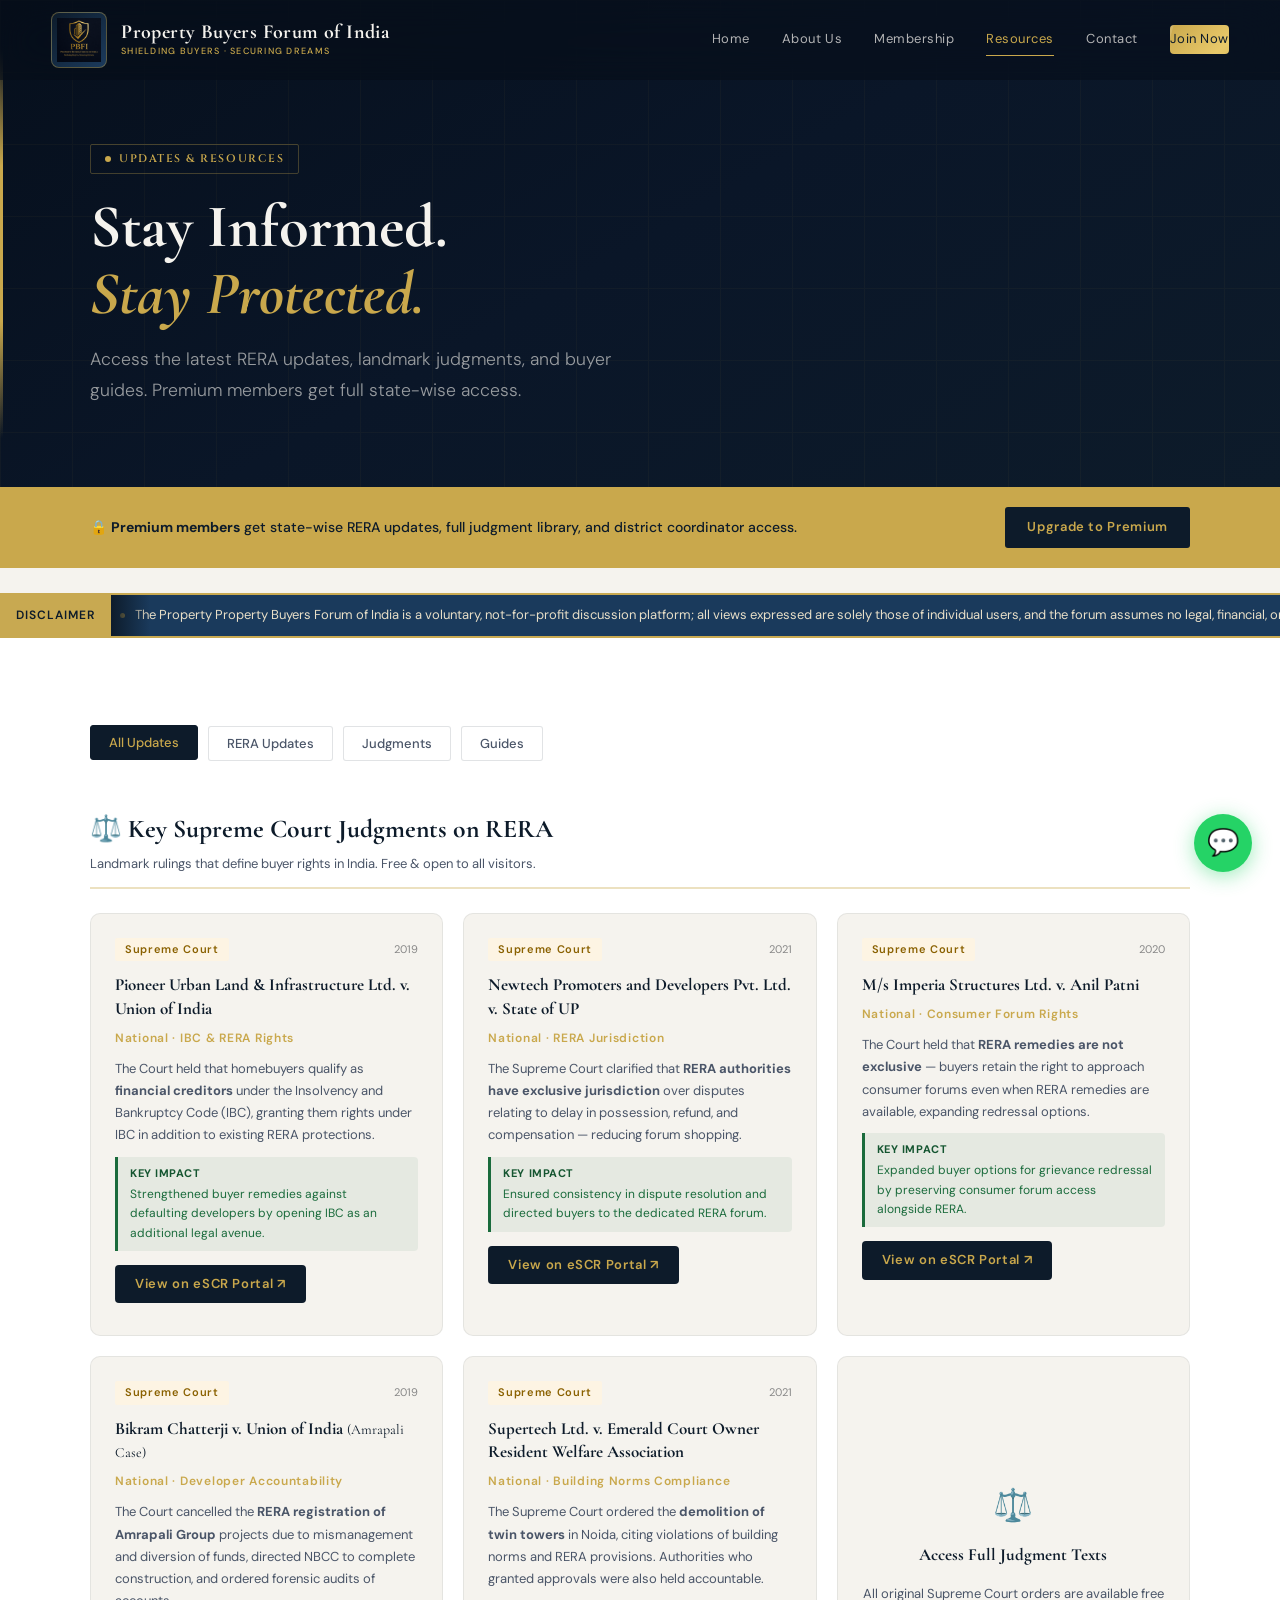
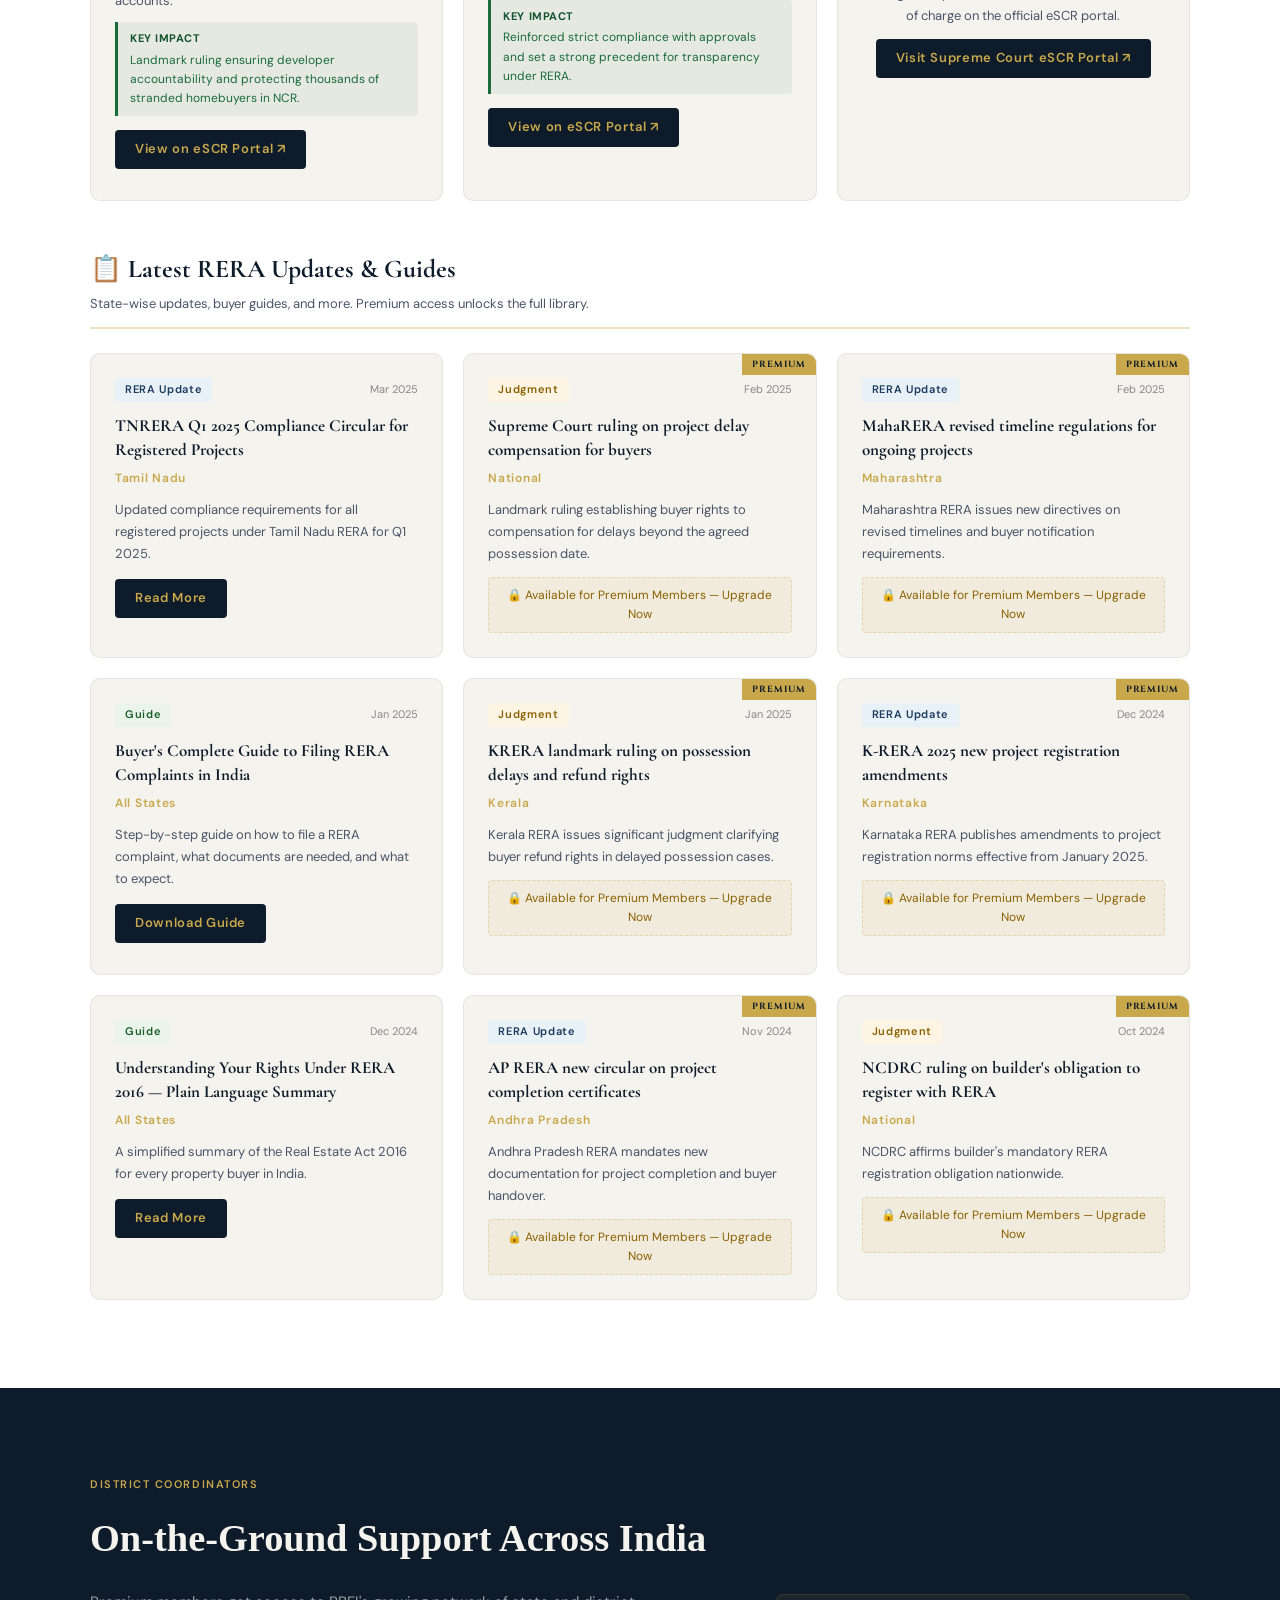
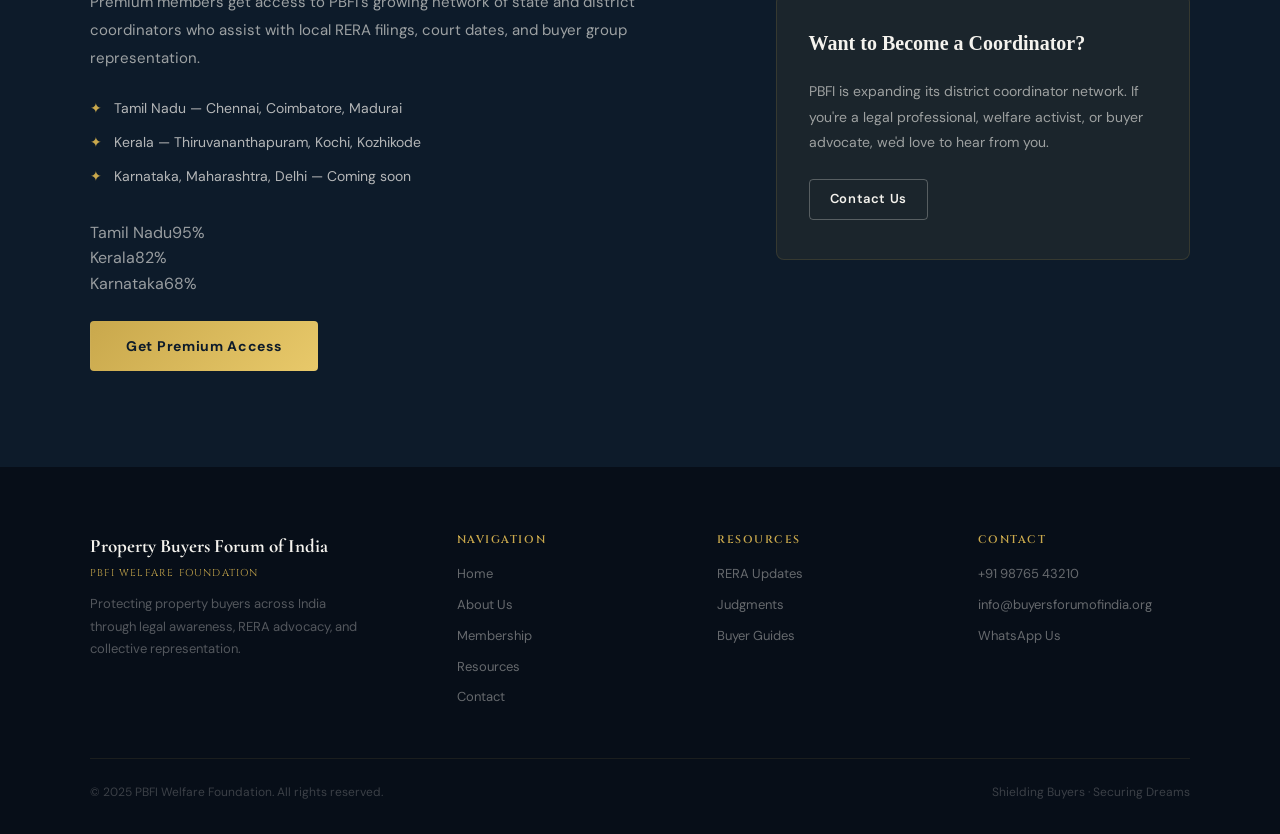
<file: resources.html>
<!DOCTYPE html>
<html lang="en">
<head>
  <meta charset="UTF-8"><meta name="viewport" content="width=device-width,initial-scale=1.0">
  <title>Resources & RERA Updates — Property Buyers Forum of India</title>
  <meta name="description" content="Access RERA state-wise updates, landmark judgments, legal guides, and buyer resources from Property Buyers Forum of India. Stay informed about your property rights.">
  <meta name="keywords" content="RERA updates India, property buyer legal resources, RERA judgments, real estate buyer guide India, property rights India">
  <meta name="robots" content="index, follow">
  <link rel="canonical" href="https://www.buyersforumofindia.org/resources.html">
  <meta property="og:title" content="Resources & RERA Updates — Property Buyers Forum of India">
  <meta property="og:description" content="Access RERA state-wise updates, landmark judgments, legal guides, and buyer resources from Property Buyers Forum of India. Stay informed about your property rights.">
  <meta property="og:url" content="https://www.buyersforumofindia.org/resources.html">
  <meta property="og:image" content="https://www.buyersforumofindia.org/images/logo.png">
  <link rel="stylesheet" href="style.css">

  <!-- ============================================================
       RESOURCES PAGE — SPECIFIC STYLES
       ============================================================ -->
  <style>
    .grid-resource{display:grid;grid-template-columns:repeat(auto-fill,minmax(310px,1fr));gap:20px}
    .res-card{background:#F5F3EE;border-radius:10px;padding:1.5rem;border:1px solid rgba(13,27,42,0.07);position:relative;overflow:hidden;transition:transform 0.3s var(--ease-quart),box-shadow 0.3s,border-color 0.3s}
    .res-card:hover{transform:translateY(-5px);box-shadow:0 12px 32px rgba(13,27,42,0.1);border-color:rgba(201,168,76,0.22)}
    .res-card-top{display:flex;align-items:center;gap:8px;margin-bottom:12px}
    .res-date{font-size:11px;color:#888;margin-left:auto}
    .res-title{font-family:'Cormorant Garamond',serif;font-size:17px;font-weight:700;color:#0D1B2A;line-height:1.4;margin-bottom:8px}
    .res-state{font-size:12px;color:#C9A84C;font-weight:600;letter-spacing:0.06em}
    .res-lock{margin-top:12px;padding:8px 12px;background:rgba(201,168,76,0.1);border-radius:4px;border:1px dashed rgba(201,168,76,0.35);font-size:12px;color:#8A6100;text-align:center;cursor:pointer;transition:background 0.2s}
    .res-lock:hover{background:rgba(201,168,76,0.18)}
    .res-premium-tag{position:absolute;top:0;right:0;background:#C9A84C;color:#0D1B2A;font-size:9px;font-weight:700;letter-spacing:0.1em;padding:3px 10px;font-family:'Cinzel',serif}
    .filter-bar{display:flex;gap:10px;flex-wrap:wrap;margin-bottom:2.5rem}
    .filter-btn{background:#fff;color:#4A5568;border:1px solid rgba(13,27,42,0.12);border-radius:3px;padding:8px 18px;font-size:13px;font-weight:500;cursor:pointer;font-family:'DM Sans',sans-serif;transition:all 0.25s var(--ease-quart)}
    .filter-btn:hover,.filter-btn.active{background:#0D1B2A;color:#C9A84C;border-color:#0D1B2A;transform:translateY(-1px)}

    /* Supreme Court section */
    .sc-section-header{margin:3rem 0 1.5rem;padding-bottom:0.75rem;border-bottom:2px solid rgba(201,168,76,0.35)}
    .sc-section-header h3{font-family:'Cormorant Garamond',serif;font-size:1.6rem;font-weight:700;color:#0D1B2A;margin-bottom:4px}
    .sc-section-header p{font-size:13px;color:#4A5568}
    .res-impact{margin-top:10px;padding:8px 12px;background:rgba(26,107,60,0.07);border-left:3px solid #1A6B3C;border-radius:0 4px 4px 0;font-size:12px;color:#1A6B3C;line-height:1.6}
    .res-impact strong{display:block;font-size:11px;letter-spacing:0.05em;text-transform:uppercase;margin-bottom:3px;color:#145530}
  </style>
</head>
<body>

<div id="page-transition"><div class="pt-logo"><img src="./images/logo.png" alt="PBFI Logo"></div><div class="pt-text">SHIELDING BUYERS · SECURING DREAMS</div></div>

<nav class="navbar">
  <a href="index.html" class="navbar-logo">
    <div class="navbar-logo-icon"><img src="./images/logo.png" alt="PBFI Logo"></div>
    <div><div class="navbar-brand-name">Property Buyers Forum of India</div><div class="navbar-brand-tag">SHIELDING BUYERS · SECURING DREAMS</div></div>
  </a>
  <div class="navbar-links">
    <a href="index.html">Home</a>
    <a href="about.html">About Us</a>
    <a href="membership.html">Membership</a>
    <a href="resources.html">Resources</a>
    <a href="contact.html">Contact</a>
    <a href="membership.html" class="navbar-cta">Join Now</a>
  </div>
</nav>

<div class="page-hero">
  <div class="page-hero-bg"></div><div class="page-hero-bar"></div>
  <div class="page-hero-inner">
    <div class="page-hero-eyebrow fade-in"><span></span><p>UPDATES & RESOURCES</p></div>
    <h1 class="fade-up delay-1">Stay Informed.<br><em>Stay Protected.</em></h1>
    <p class="subtitle fade-up delay-2">Access the latest RERA updates, landmark judgments, and buyer guides. Premium members get full state-wise access.</p>
  </div>
</div>

<!-- PREMIUM BANNER -->
<div style="background:#C9A84C;padding:1.25rem clamp(1.5rem,5vw,5rem)">
  <div style="max-width:1100px;margin:0 auto;display:flex;align-items:center;justify-content:space-between;flex-wrap:wrap;gap:12px">
    <p style="font-size:14px;color:#0D1B2A;font-weight:500">🔒 <strong>Premium members</strong> get state-wise RERA updates, full judgment library, and district coordinator access.</p>
    <a href="membership.html#premium" class="btn" style="background:#0D1B2A;color:#C9A84C;padding:10px 22px;font-size:13px;font-weight:600;border-radius:3px;white-space:nowrap">Upgrade to Premium</a>
  </div>
</div>

<style>
  .ticker-wrap {
    width: 100%;
    background: #1a3a5c;
    border-top: 2px solid #c8a951;
    border-bottom: 2px solid #c8a951;
    padding: 10px 0;
    overflow: hidden;
    position: relative;
  }
  .ticker-label {
    position: absolute;
    left: 0; top: 0;
    height: 100%;
    background: #c8a951;
    color: #0D1B2A;
    font-size: 12px;
    font-weight: 600;
    letter-spacing: 0.08em;
    padding: 0 16px;
    display: flex;
    align-items: center;
    z-index: 2;
    text-transform: uppercase;
    white-space: nowrap;
  }
  .ticker-fade-left {
    position: absolute;
    left: 110px; top: 0;
    width: 40px; height: 100%;
    background: linear-gradient(to right, #0D1B2A, transparent);
    z-index: 1;
  }
  .ticker-track {
    display: flex;
    white-space: nowrap;
    animation: ticker-scroll 8s linear infinite;
    padding-left: 120px;
  }
  .ticker-track:hover { animation-play-state: paused; }
  .ticker-text {
    font-size: 13px;
    color: #e8dfc8;
    padding-right: 80px;
    display: inline-flex;
    align-items: center;
  }
  .ticker-dot {
    display: inline-block;
    width: 5px; height: 5px;
    background: #c8a951;
    border-radius: 50%;
    margin-right: 10px;
    flex-shrink: 0;
  }
  @keyframes ticker-scroll {
    0%   { transform: translateX(0); }
    100% { transform: translateX(-50%); }
  }
</style>
<br>
<div class="ticker-wrap">
  <div class="ticker-label">Disclaimer</div>
  <div class="ticker-fade-left"></div>
  <div class="ticker-track">
    <span class="ticker-text">
      <span class="ticker-dot"></span>
      The Property Property Buyers Forum of India is a voluntary, not-for-profit discussion platform; all views expressed are solely those of individual users, and the forum assumes no legal, financial, or other liability arising from reliance on such information.
    </span>
    <span class="ticker-text">
      <span class="ticker-dot"></span>
      The Property Property Buyers Forum of India is a voluntary, not-for-profit discussion platform; all views expressed are solely those of individual users, and the forum assumes no legal, financial, or other liability arising from reliance on such information.
    </span>
  </div>
</div>

<section class="section section-white">
  <div class="section-inner">

    <div class="filter-bar reveal">
      <button class="filter-btn active" data-filter="all">All Updates</button>
      <button class="filter-btn" data-filter="rera">RERA Updates</button>
      <button class="filter-btn" data-filter="judgment">Judgments</button>
      <button class="filter-btn" data-filter="guide">Guides</button>
    </div>

    <!-- ══════════════════════════════════════
         SUPREME COURT JUDGMENTS — OPEN TO ALL
         ══════════════════════════════════════ -->
    <div class="sc-section-header reveal">
      <h3>&#9878;&#65039; Key Supreme Court Judgments on RERA</h3>
      <p>Landmark rulings that define buyer rights in India. Free &amp; open to all visitors.</p>
    </div>

    <div class="grid-resource" style="margin-bottom:3rem">

      <!-- 1. Pioneer Urban -->
      <div class="res-card reveal reveal-d1" data-type="judgment">
        <div class="res-card-top"><span class="badge badge-judgment">Supreme Court</span><span class="res-date">2019</span></div>
        <h4 class="res-title">Pioneer Urban Land &amp; Infrastructure Ltd. v. Union of India</h4>
        <div class="res-state">National &middot; IBC &amp; RERA Rights</div>
        <p style="font-size:13px;color:#4A5568;margin-top:10px;line-height:1.7">The Court held that homebuyers qualify as <strong>financial creditors</strong> under the Insolvency and Bankruptcy Code (IBC), granting them rights under IBC in addition to existing RERA protections.</p>
        <div class="res-impact">
          <strong>Key Impact</strong>
          Strengthened buyer remedies against defaulting developers by opening IBC as an additional legal avenue.
        </div>
        <a href="https://main.sci.gov.in/judgments" target="_blank" rel="noopener noreferrer" class="btn btn-navy btn-sm" style="display:inline-block;margin-top:14px;border-radius:4px">View on eSCR Portal &#8599;</a>
      </div>

      <!-- 2. Newtech Promoters -->
      <div class="res-card reveal reveal-d2" data-type="judgment">
        <div class="res-card-top"><span class="badge badge-judgment">Supreme Court</span><span class="res-date">2021</span></div>
        <h4 class="res-title">Newtech Promoters and Developers Pvt. Ltd. v. State of UP</h4>
        <div class="res-state">National &middot; RERA Jurisdiction</div>
        <p style="font-size:13px;color:#4A5568;margin-top:10px;line-height:1.7">The Supreme Court clarified that <strong>RERA authorities have exclusive jurisdiction</strong> over disputes relating to delay in possession, refund, and compensation — reducing forum shopping.</p>
        <div class="res-impact">
          <strong>Key Impact</strong>
          Ensured consistency in dispute resolution and directed buyers to the dedicated RERA forum.
        </div>
        <a href="https://main.sci.gov.in/judgments" target="_blank" rel="noopener noreferrer" class="btn btn-navy btn-sm" style="display:inline-block;margin-top:14px;border-radius:4px">View on eSCR Portal &#8599;</a>
      </div>

      <!-- 3. Imperia Structures -->
      <div class="res-card reveal reveal-d3" data-type="judgment">
        <div class="res-card-top"><span class="badge badge-judgment">Supreme Court</span><span class="res-date">2020</span></div>
        <h4 class="res-title">M/s Imperia Structures Ltd. v. Anil Patni</h4>
        <div class="res-state">National &middot; Consumer Forum Rights</div>
        <p style="font-size:13px;color:#4A5568;margin-top:10px;line-height:1.7">The Court held that <strong>RERA remedies are not exclusive</strong> — buyers retain the right to approach consumer forums even when RERA remedies are available, expanding redressal options.</p>
        <div class="res-impact">
          <strong>Key Impact</strong>
          Expanded buyer options for grievance redressal by preserving consumer forum access alongside RERA.
        </div>
        <a href="https://main.sci.gov.in/judgments" target="_blank" rel="noopener noreferrer" class="btn btn-navy btn-sm" style="display:inline-block;margin-top:14px;border-radius:4px">View on eSCR Portal &#8599;</a>
      </div>

      <!-- 4. Bikram Chatterji / Amrapali -->
      <div class="res-card reveal reveal-d1" data-type="judgment">
        <div class="res-card-top"><span class="badge badge-judgment">Supreme Court</span><span class="res-date">2019</span></div>
        <h4 class="res-title">Bikram Chatterji v. Union of India <span style="font-weight:400;font-size:14px">(Amrapali Case)</span></h4>
        <div class="res-state">National &middot; Developer Accountability</div>
        <p style="font-size:13px;color:#4A5568;margin-top:10px;line-height:1.7">The Court cancelled the <strong>RERA registration of Amrapali Group</strong> projects due to mismanagement and diversion of funds, directed NBCC to complete construction, and ordered forensic audits of accounts.</p>
        <div class="res-impact">
          <strong>Key Impact</strong>
          Landmark ruling ensuring developer accountability and protecting thousands of stranded homebuyers in NCR.
        </div>
        <a href="https://main.sci.gov.in/judgments" target="_blank" rel="noopener noreferrer" class="btn btn-navy btn-sm" style="display:inline-block;margin-top:14px;border-radius:4px">View on eSCR Portal &#8599;</a>
      </div>

      <!-- 5. Supertech -->
      <div class="res-card reveal reveal-d2" data-type="judgment">
        <div class="res-card-top"><span class="badge badge-judgment">Supreme Court</span><span class="res-date">2021</span></div>
        <h4 class="res-title">Supertech Ltd. v. Emerald Court Owner Resident Welfare Association</h4>
        <div class="res-state">National &middot; Building Norms Compliance</div>
        <p style="font-size:13px;color:#4A5568;margin-top:10px;line-height:1.7">The Supreme Court ordered the <strong>demolition of twin towers</strong> in Noida, citing violations of building norms and RERA provisions. Authorities who granted approvals were also held accountable.</p>
        <div class="res-impact">
          <strong>Key Impact</strong>
          Reinforced strict compliance with approvals and set a strong precedent for transparency under RERA.
        </div>
        <a href="https://main.sci.gov.in/judgments" target="_blank" rel="noopener noreferrer" class="btn btn-navy btn-sm" style="display:inline-block;margin-top:14px;border-radius:4px">View on eSCR Portal &#8599;</a>
      </div>

      <!-- eSCR Portal CTA card -->
      <div class="res-card reveal reveal-d3" data-type="judgment" style="display:flex;flex-direction:column;justify-content:center;align-items:center;text-align:center;gap:12px;min-height:240px">
        <div style="font-size:2rem">&#9878;&#65039;</div>
        <h4 class="res-title" style="margin-bottom:4px">Access Full Judgment Texts</h4>
        <p style="font-size:13px;color:#4A5568;line-height:1.7">All original Supreme Court orders are available free of charge on the official eSCR portal.</p>
        <a href="https://main.sci.gov.in/judgments" target="_blank" rel="noopener noreferrer" class="btn btn-navy btn-sm" style="border-radius:4px">Visit Supreme Court eSCR Portal &#8599;</a>
      </div>

    </div>

    <!-- ══════════════════════════════════════
         LATEST RERA UPDATES & GUIDES
         ══════════════════════════════════════ -->
    <div class="sc-section-header reveal">
      <h3>&#128203; Latest RERA Updates &amp; Guides</h3>
      <p>State-wise updates, buyer guides, and more. Premium access unlocks the full library.</p>
    </div>

    <div class="grid-resource">

      <div class="res-card reveal reveal-d1" data-type="rera">
        <div class="res-card-top"><span class="badge badge-rera">RERA Update</span><span class="res-date">Mar 2025</span></div>
        <h4 class="res-title">TNRERA Q1 2025 Compliance Circular for Registered Projects</h4>
        <div class="res-state">Tamil Nadu</div>
        <p style="font-size:13px;color:#4A5568;margin-top:10px;line-height:1.7">Updated compliance requirements for all registered projects under Tamil Nadu RERA for Q1 2025.</p>
        <a href="membership.html" class="btn btn-navy btn-sm" style="display:inline-block;margin-top:14px;border-radius:4px">Read More</a>
      </div>

      <div class="res-card reveal reveal-d2" data-type="judgment">
        <div class="res-premium-tag">PREMIUM</div>
        <div class="res-card-top"><span class="badge badge-judgment">Judgment</span><span class="res-date">Feb 2025</span></div>
        <h4 class="res-title">Supreme Court ruling on project delay compensation for buyers</h4>
        <div class="res-state">National</div>
        <p style="font-size:13px;color:#4A5568;margin-top:10px;line-height:1.7">Landmark ruling establishing buyer rights to compensation for delays beyond the agreed possession date.</p>
        <div class="res-lock" onclick="window.location.href='membership.html#premium'">&#128274; Available for Premium Members &mdash; Upgrade Now</div>
      </div>

      <div class="res-card reveal reveal-d3" data-type="rera">
        <div class="res-premium-tag">PREMIUM</div>
        <div class="res-card-top"><span class="badge badge-rera">RERA Update</span><span class="res-date">Feb 2025</span></div>
        <h4 class="res-title">MahaRERA revised timeline regulations for ongoing projects</h4>
        <div class="res-state">Maharashtra</div>
        <p style="font-size:13px;color:#4A5568;margin-top:10px;line-height:1.7">Maharashtra RERA issues new directives on revised timelines and buyer notification requirements.</p>
        <div class="res-lock" onclick="window.location.href='membership.html#premium'">&#128274; Available for Premium Members &mdash; Upgrade Now</div>
      </div>

      <div class="res-card reveal reveal-d1" data-type="guide">
        <div class="res-card-top"><span class="badge badge-guide">Guide</span><span class="res-date">Jan 2025</span></div>
        <h4 class="res-title">Buyer's Complete Guide to Filing RERA Complaints in India</h4>
        <div class="res-state">All States</div>
        <p style="font-size:13px;color:#4A5568;margin-top:10px;line-height:1.7">Step-by-step guide on how to file a RERA complaint, what documents are needed, and what to expect.</p>
        <a href="membership.html" class="btn btn-navy btn-sm" style="display:inline-block;margin-top:14px;border-radius:4px">Download Guide</a>
      </div>

      <div class="res-card reveal reveal-d2" data-type="judgment">
        <div class="res-premium-tag">PREMIUM</div>
        <div class="res-card-top"><span class="badge badge-judgment">Judgment</span><span class="res-date">Jan 2025</span></div>
        <h4 class="res-title">KRERA landmark ruling on possession delays and refund rights</h4>
        <div class="res-state">Kerala</div>
        <p style="font-size:13px;color:#4A5568;margin-top:10px;line-height:1.7">Kerala RERA issues significant judgment clarifying buyer refund rights in delayed possession cases.</p>
        <div class="res-lock" onclick="window.location.href='membership.html#premium'">&#128274; Available for Premium Members &mdash; Upgrade Now</div>
      </div>

      <div class="res-card reveal reveal-d3" data-type="rera">
        <div class="res-premium-tag">PREMIUM</div>
        <div class="res-card-top"><span class="badge badge-rera">RERA Update</span><span class="res-date">Dec 2024</span></div>
        <h4 class="res-title">K-RERA 2025 new project registration amendments</h4>
        <div class="res-state">Karnataka</div>
        <p style="font-size:13px;color:#4A5568;margin-top:10px;line-height:1.7">Karnataka RERA publishes amendments to project registration norms effective from January 2025.</p>
        <div class="res-lock" onclick="window.location.href='membership.html#premium'">&#128274; Available for Premium Members &mdash; Upgrade Now</div>
      </div>

      <div class="res-card reveal reveal-d1" data-type="guide">
        <div class="res-card-top"><span class="badge badge-guide">Guide</span><span class="res-date">Dec 2024</span></div>
        <h4 class="res-title">Understanding Your Rights Under RERA 2016 &mdash; Plain Language Summary</h4>
        <div class="res-state">All States</div>
        <p style="font-size:13px;color:#4A5568;margin-top:10px;line-height:1.7">A simplified summary of the Real Estate Act 2016 for every property buyer in India.</p>
        <a href="membership.html" class="btn btn-navy btn-sm" style="display:inline-block;margin-top:14px;border-radius:4px">Read More</a>
      </div>

      <div class="res-card reveal reveal-d2" data-type="rera">
        <div class="res-premium-tag">PREMIUM</div>
        <div class="res-card-top"><span class="badge badge-rera">RERA Update</span><span class="res-date">Nov 2024</span></div>
        <h4 class="res-title">AP RERA new circular on project completion certificates</h4>
        <div class="res-state">Andhra Pradesh</div>
        <p style="font-size:13px;color:#4A5568;margin-top:10px;line-height:1.7">Andhra Pradesh RERA mandates new documentation for project completion and buyer handover.</p>
        <div class="res-lock" onclick="window.location.href='membership.html#premium'">&#128274; Available for Premium Members &mdash; Upgrade Now</div>
      </div>

      <div class="res-card reveal reveal-d3" data-type="judgment">
        <div class="res-premium-tag">PREMIUM</div>
        <div class="res-card-top"><span class="badge badge-judgment">Judgment</span><span class="res-date">Oct 2024</span></div>
        <h4 class="res-title">NCDRC ruling on builder's obligation to register with RERA</h4>
        <div class="res-state">National</div>
        <p style="font-size:13px;color:#4A5568;margin-top:10px;line-height:1.7">NCDRC affirms builder's mandatory RERA registration obligation nationwide.</p>
        <div class="res-lock" onclick="window.location.href='membership.html#premium'">&#128274; Available for Premium Members &mdash; Upgrade Now</div>
      </div>

    </div>
  </div>
</section>

<!-- COORDINATORS -->
<section class="section section-navy">
  <div class="section-inner">
    <div style="display:grid;grid-template-columns:1.5fr 1fr;gap:4rem;align-items:center">
      <div class="reveal reveal-left">
        <span style="color:#C9A84C;font-size:11px;letter-spacing:0.14em;font-weight:600;display:block;margin-bottom:14px">DISTRICT COORDINATORS</span>
        <h2 style="font-family:'Playfair Display',serif;font-size:clamp(1.8rem,3vw,2.6rem);color:#F5F3EE;margin-bottom:1.25rem">On-the-Ground Support Across India</h2>
        <p style="font-size:15px;color:rgba(245,243,238,0.62);line-height:1.85;margin-bottom:1.5rem">Premium members get access to PBFI's growing network of state and district coordinators who assist with local RERA filings, court dates, and buyer group representation.</p>
        <div style="display:flex;flex-direction:column;gap:12px;margin-bottom:2rem">
          <div style="display:flex;align-items:center;gap:12px;font-size:14px;color:rgba(245,243,238,0.72)"><span style="color:#C9A84C">&#10022;</span> Tamil Nadu &mdash; Chennai, Coimbatore, Madurai</div>
          <div style="display:flex;align-items:center;gap:12px;font-size:14px;color:rgba(245,243,238,0.72)"><span style="color:#C9A84C">&#10022;</span> Kerala &mdash; Thiruvananthapuram, Kochi, Kozhikode</div>
          <div style="display:flex;align-items:center;gap:12px;font-size:14px;color:rgba(245,243,238,0.72)"><span style="color:#C9A84C">&#10022;</span> Karnataka, Maharashtra, Delhi &mdash; Coming soon</div>
        </div>
        <div style="margin-bottom:1.5rem">
          <div class="progress-wrap">
            <div class="progress-label" style="color:rgba(245,243,238,0.6)"><span>Tamil Nadu</span><span>95%</span></div>
            <div class="progress-track"><div class="progress-bar-fill" data-width="95"></div></div>
          </div>
          <div class="progress-wrap">
            <div class="progress-label" style="color:rgba(245,243,238,0.6)"><span>Kerala</span><span>82%</span></div>
            <div class="progress-track"><div class="progress-bar-fill" data-width="82"></div></div>
          </div>
          <div class="progress-wrap">
            <div class="progress-label" style="color:rgba(245,243,238,0.6)"><span>Karnataka</span><span>68%</span></div>
            <div class="progress-track"><div class="progress-bar-fill" data-width="68"></div></div>
          </div>
        </div>
        <a href="membership.html#premium" class="btn btn-gold">Get Premium Access</a>
      </div>
      <div class="reveal reveal-right" style="background:rgba(201,168,76,0.08);border-radius:8px;padding:2rem;border:1px solid rgba(201,168,76,0.15)">
        <h4 style="font-family:'Playfair Display',serif;font-size:20px;color:#F5F3EE;margin-bottom:1.25rem">Want to Become a Coordinator?</h4>
        <p style="font-size:14px;color:rgba(245,243,238,0.6);line-height:1.8;margin-bottom:1.5rem">PBFI is expanding its district coordinator network. If you're a legal professional, welfare activist, or buyer advocate, we'd love to hear from you.</p>
        <a href="contact.html" class="btn btn-outline btn-sm" style="display:inline-block">Contact Us</a>
      </div>
    </div>
  </div>
</section>

<footer class="footer">
  <div class="footer-top">
    <div>
      <div class="footer-brand-name">Property Buyers Forum of India</div>
      <span class="footer-brand-tag">PBFI WELFARE FOUNDATION</span>
      <p class="footer-brand-desc">Protecting property buyers across India through legal awareness, RERA advocacy, and collective representation.</p>
    </div>
    <div class="footer-col"><h5>Navigation</h5><a href="index.html">Home</a><a href="about.html">About Us</a><a href="membership.html">Membership</a><a href="resources.html">Resources</a><a href="contact.html">Contact</a></div>
    <div class="footer-col"><h5>Resources</h5><a href="resources.html">RERA Updates</a><a href="resources.html">Judgments</a><a href="resources.html">Buyer Guides</a></div>
    <div class="footer-col"><h5>Contact</h5><a href="tel:+919876543210">+91 98765 43210</a><a href="mailto:info@buyersforumofindia.org">info@buyersforumofindia.org</a><a href="https://wa.me/919876543210" target="_blank">WhatsApp Us</a></div>
  </div>
  <div class="footer-bottom"><span>&copy; 2025 PBFI Welfare Foundation. All rights reserved.</span><span>Shielding Buyers &middot; Securing Dreams</span></div>
</footer>

<a href="https://wa.me/919876543210" class="whatsapp-float" target="_blank">&#128172;</a>
<script src="animations.js"></script>
</body>
</html>
</file>
<file: style.css>
/* ================================================================
   BFI WEBSITE — SHARED / GLOBAL STYLES
   Page-specific styles live inside each HTML file's <style> block.
   ================================================================ */

@import url('https://fonts.googleapis.com/css2?family=Cormorant+Garamond:ital,wght@0,400;0,500;0,600;0,700;1,400;1,600;1,700&family=DM+Sans:ital,opsz,wght@0,9..40,300;0,9..40,400;0,9..40,500;0,9..40,600;1,9..40,300&family=Cinzel:wght@400;500;600;700&display=swap');
*,*::before,*::after{box-sizing:border-box;margin:0;padding:0}
html{scroll-behavior:smooth;font-size:16px}
body{font-family:'DM Sans',sans-serif;background:#F5F3EE;color:#0D1B2A;line-height:1.6;overflow-x:hidden}
a{text-decoration:none;color:inherit}
img{max-width:100%;display:block}
ul{list-style:none}
button{cursor:pointer;font-family:'DM Sans',sans-serif}
::-webkit-scrollbar{width:5px}
::-webkit-scrollbar-track{background:#0D1B2A}
::-webkit-scrollbar-thumb{background:#C9A84C;border-radius:3px}
:root{
  --navy:#0D1B2A;--navy-deep:#070E18;--navy-mid:#1B3A5C;
  --gold:#C9A84C;--gold-light:#E8C96A;
  --cream:#F5F3EE;--white:#fff;--text-muted:#4A5568;
  --border:rgba(13,27,42,0.1);
  --ease-expo:cubic-bezier(0.16,1,0.3,1);
  --ease-quart:cubic-bezier(0.25,1,0.5,1);
  --ease-spring:cubic-bezier(0.34,1.56,0.64,1);
}
#page-transition{position:fixed;inset:0;z-index:9000;background:linear-gradient(135deg,#070E18 0%,#0D1B2A 60%,#1B3A5C 100%);transform:scaleY(1);transform-origin:bottom;transition:transform 0.6s cubic-bezier(0.16,1,0.3,1);pointer-events:none;display:flex;align-items:center;justify-content:center;flex-direction:column;gap:16px}
#page-transition .pt-logo{width:90px;height:90px;animation:ptLogoSpin 0.9s cubic-bezier(0.34,1.56,0.64,1) both}
#page-transition .pt-logo img{width:100%;height:100%;object-fit:contain;filter:drop-shadow(0 0 20px rgba(201,168,76,0.6))}
#page-transition .pt-text{font-family:'Cinzel',serif;font-size:12px;font-weight:600;color:#C9A84C;letter-spacing:0.25em;opacity:0;animation:fadeIn 0.5s ease 0.4s both}
@keyframes fadeUp{from{opacity:0;transform:translateY(32px)}to{opacity:1;transform:translateY(0)}}
@keyframes fadeIn{from{opacity:0}to{opacity:1}}
@keyframes scaleIn{from{opacity:0;transform:scale(0.92)}to{opacity:1;transform:scale(1)}}
@keyframes shimmer{0%{background-position:-400px 0}100%{background-position:400px 0}}
@keyframes spinRing{from{transform:translate(-50%,-50%) rotate(0deg)}to{transform:translate(-50%,-50%) rotate(360deg)}}
@keyframes floatY{0%,100%{transform:translateY(0)}50%{transform:translateY(-12px)}}
@keyframes pulseDot{0%,100%{box-shadow:0 0 0 0 rgba(201,168,76,0.5)}50%{box-shadow:0 0 0 10px rgba(201,168,76,0)}}
@keyframes shieldPulse{0%,100%{box-shadow:0 0 0 0 rgba(201,168,76,0.25),0 0 40px rgba(201,168,76,0.06)}50%{box-shadow:0 0 0 28px rgba(201,168,76,0),0 0 60px rgba(201,168,76,0.14)}}
@keyframes borderGlow{0%,100%{border-color:rgba(201,168,76,0.2)}50%{border-color:rgba(201,168,76,0.6)}}
@keyframes blink{0%,100%{opacity:1}50%{opacity:0}}
@keyframes ptLogoSpin{from{opacity:0;transform:scale(0.5) rotate(-30deg)}to{opacity:1;transform:scale(1) rotate(0deg)}}
@keyframes joinPulse{0%,100%{box-shadow:0 0 0 0 rgba(201,168,76,0.5)}60%{box-shadow:0 0 0 14px rgba(201,168,76,0)}}
@keyframes goldSweep{0%{background-position:200% center}100%{background-position:-200% center}}
@keyframes iconBounce{0%,100%{transform:translateY(0) scale(1)}50%{transform:translateY(-6px) scale(1.15)}}
@keyframes rotateBadge{from{transform:translate(-50%,-50%) rotate(0deg)}to{transform:translate(-50%,-50%) rotate(360deg)}}
@keyframes logoFloat{0%,100%{transform:translate(-50%,-50%)}50%{transform:translate(-50%,-54%)}}
@keyframes cardLineReveal{from{transform:scaleX(0)}to{transform:scaleX(1)}}
.reveal{opacity:0;transform:translateY(36px);transition:opacity 0.85s var(--ease-quart),transform 0.85s var(--ease-quart)}
.reveal.reveal-left{transform:translateX(-50px)}
.reveal.reveal-right{transform:translateX(50px)}
.reveal.reveal-scale{transform:scale(0.9)}
.reveal.revealed{opacity:1;transform:none}
.reveal-d1{transition-delay:0.08s}
.reveal-d2{transition-delay:0.18s}
.reveal-d3{transition-delay:0.28s}
.reveal-d4{transition-delay:0.38s}
.reveal-d5{transition-delay:0.48s}
.fade-up{animation:fadeUp 0.7s var(--ease-quart) both}
.fade-in{animation:fadeIn 0.6s ease both}
.scale-in{animation:scaleIn 0.6s var(--ease-quart) both}
.delay-1{animation-delay:0.12s}
.delay-2{animation-delay:0.26s}
.delay-3{animation-delay:0.42s}
.delay-4{animation-delay:0.58s}
.delay-5{animation-delay:0.74s}
.navbar{position:fixed;top:0;left:0;right:0;z-index:500;height:80px;display:flex;align-items:center;justify-content:space-between;padding:0 clamp(1.25rem,4vw,4rem);background:rgba(7,14,24,0.55);backdrop-filter:blur(20px);border-bottom:1px solid transparent;transition:background 0.4s,border-color 0.4s,box-shadow 0.4s}
.navbar-scrolled{background:rgba(7,14,24,0.97)!important;border-bottom-color:rgba(201,168,76,0.2)!important;box-shadow:0 4px 30px rgba(0,0,0,0.4)!important}
.navbar-logo{display:flex;align-items:center;gap:14px;text-decoration:none}
.navbar-logo-icon{width:56px;height:56px;border-radius:8px;background:linear-gradient(135deg,#0D1B2A,#1B3A5C);border:1.5px solid rgba(201,168,76,0.4);display:flex;align-items:center;justify-content:center;flex-shrink:0;overflow:hidden;padding:5px;transition:transform 0.3s var(--ease-spring),box-shadow 0.3s,border-color 0.3s}
.navbar-logo:hover .navbar-logo-icon{transform:scale(1.08) rotate(-3deg);box-shadow:0 4px 20px rgba(201,168,76,0.45);border-color:rgba(201,168,76,0.8)}
.navbar-logo-icon img{width:100%;height:100%;object-fit:contain}
.navbar-brand-name{font-family:'Cormorant Garamond',serif;font-size:20px;font-weight:700;color:#F5F3EE;letter-spacing:0.02em;line-height:1.2}
.navbar-brand-tag{font-family:'DM Sans',sans-serif;font-size:9px;color:#C9A84C;letter-spacing:0.14em;font-weight:500}
.navbar-links{display:flex;align-items:center;gap:2rem}
.navbar-links a{font-size:13px;font-weight:400;color:rgba(245,243,238,0.72);letter-spacing:0.04em;padding:4px 0;position:relative;transition:color 0.25s}
.navbar-links a::after{content:'';position:absolute;bottom:-2px;left:0;right:0;height:1px;background:#C9A84C;transform:scaleX(0);transform-origin:right;transition:transform 0.3s var(--ease-expo)}
.navbar-links a:hover{color:#C9A84C}
.navbar-links a:hover::after,.navbar-links a.active::after{transform:scaleX(1);transform-origin:left}
.navbar-links a.active{color:#C9A84C}
.navbar-cta{background:linear-gradient(135deg,#C9A84C,#E8C96A,#C9A84C)!important;background-size:200% auto!important;color:#0D1B2A!important;border:none;border-radius:4px;padding:12px 22px;font-size:13px;font-weight:600;letter-spacing:0.06em;animation:joinPulse 2.5s ease-in-out infinite,goldSweep 3s linear infinite;transition:transform 0.25s var(--ease-spring),box-shadow 0.25s;position:relative;overflow:hidden}
.navbar-cta::before{content:'';position:absolute;inset:0;background:rgba(255,255,255,0.15);transform:translateX(-100%) skewX(-15deg);transition:transform 0.5s ease}
.navbar-cta:hover::before{transform:translateX(150%) skewX(-15deg)}
.navbar-cta:hover{transform:translateY(-3px) scale(1.05)!important;box-shadow:0 8px 28px rgba(201,168,76,0.55)!important;animation:none!important;color:#0D1B2A!important}
.navbar-cta::after{display:none!important}
.page-hero{background:linear-gradient(150deg,#060F1C 0%,#0A1628 50%,#0D1B2A 100%);padding:9rem clamp(1.5rem,5vw,5rem) 5rem;position:relative;overflow:hidden}
.page-hero-bg{position:absolute;inset:0;opacity:0.04;background-image:linear-gradient(rgba(201,168,76,1) 1px,transparent 1px),linear-gradient(90deg,rgba(201,168,76,1) 1px,transparent 1px);background-size:72px 72px}
.page-hero-bar{position:absolute;left:0;top:10%;bottom:10%;width:3px;background:linear-gradient(180deg,transparent,#C9A84C 30%,#C9A84C 70%,transparent)}
.page-hero-inner{max-width:1100px;margin:0 auto;position:relative;z-index:1}
.page-hero-eyebrow{display:inline-flex;align-items:center;gap:8px;border:1px solid rgba(201,168,76,0.3);border-radius:2px;padding:5px 14px;margin-bottom:1.25rem;animation:borderGlow 3s ease-in-out infinite}
.page-hero-eyebrow span{width:6px;height:6px;border-radius:50%;background:#C9A84C;animation:pulseDot 2s infinite}
.page-hero-eyebrow p{color:#C9A84C;font-size:11px;font-weight:600;letter-spacing:0.14em;font-family:'Cinzel',serif}
.page-hero h1{font-family:'Cormorant Garamond',serif;font-size:clamp(2rem,5vw,3.8rem);color:#F5F3EE;line-height:1.1;margin-bottom:1rem}
.page-hero h1 em{color:#C9A84C;font-style:italic}
.page-hero .subtitle{font-size:clamp(0.95rem,1.8vw,1.1rem);font-weight:300;color:rgba(245,243,238,0.6);max-width:560px;line-height:1.8}
.section{padding:5.5rem clamp(1.5rem,5vw,5rem)}
.section-white{background:#fff}
.section-cream{background:#F5F3EE}
.section-navy{background:#0D1B2A}
.section-inner{max-width:1100px;margin:0 auto}
.section-header{text-align:center;margin-bottom:3.5rem}
.section-header .eyebrow{font-family:'Cinzel',serif;color:#C9A84C;font-size:11px;letter-spacing:0.18em;font-weight:600;margin-bottom:12px;display:block}
.section-header h2{font-family:'Cormorant Garamond',serif;font-size:clamp(1.9rem,3.5vw,3rem);color:#0D1B2A;position:relative;display:inline-block}
.section-header h2::after{content:'';position:absolute;bottom:-10px;left:50%;transform:translateX(-50%);height:2px;width:48px;background:#C9A84C;border-radius:1px}
.section-header.light h2{color:#F5F3EE}
.section-header p{font-size:15px;color:#4A5568;margin-top:22px;max-width:520px;margin-left:auto;margin-right:auto}
.section-header.light p{color:rgba(245,243,238,0.5)}
.glow-card{background:#fff;border-radius:14px;padding:2.25rem 1.75rem;border:1px solid rgba(13,27,42,0.07);position:relative;overflow:hidden;transition:transform 0.4s var(--ease-spring),box-shadow 0.4s,border-color 0.35s;--gx:50%;--gy:50%;cursor:default}
.glow-card::before{content:'';position:absolute;inset:0;border-radius:inherit;background:radial-gradient(220px circle at var(--gx) var(--gy),rgba(201,168,76,0.12),transparent 70%);opacity:0;transition:opacity 0.35s;pointer-events:none;z-index:0}
.glow-card::after{content:'';position:absolute;top:0;left:0;right:0;height:2px;background:linear-gradient(90deg,transparent,#C9A84C,transparent);transform:scaleX(0);transform-origin:left;transition:transform 0.5s var(--ease-expo)}
.glow-card:hover{transform:translateY(-10px) scale(1.01);box-shadow:0 24px 52px rgba(13,27,42,0.14),0 0 0 1px rgba(201,168,76,0.25)}
.glow-card:hover::before{opacity:1}
.glow-card:hover::after{transform:scaleX(1)}
.glow-card>*{position:relative;z-index:1}
.card-gold-left{border-left:3px solid #C9A84C;background:linear-gradient(145deg,#F8F6F1 0%,#FAFAF7 100%);border-radius:10px}
.card-icon{font-size:30px;margin-bottom:16px;display:inline-block;transition:transform 0.3s var(--ease-spring)}
.glow-card:hover .card-icon{animation:iconBounce 0.6s var(--ease-spring)}
.card-title{font-family:'Cormorant Garamond',serif;font-size:20px;font-weight:700;margin-bottom:10px;color:#0D1B2A;transition:color 0.3s}
.glow-card:hover .card-title{color:#8A6100}
.card-desc{font-size:14px;color:#4A5568;line-height:1.78}
.card-num{position:absolute;top:16px;right:20px;font-family:'Cormorant Garamond',serif;font-size:52px;font-weight:700;color:rgba(201,168,76,0.07);line-height:1;transition:color 0.3s}
.glow-card:hover .card-num{color:rgba(201,168,76,0.14)}
.tilt-card{transition:transform 0.18s ease,box-shadow 0.3s}
.btn{display:inline-block;border:none;border-radius:4px;font-family:'DM Sans',sans-serif;font-weight:600;letter-spacing:0.05em;cursor:pointer;text-align:center;transition:all 0.25s var(--ease-quart);position:relative;overflow:hidden}
.btn::after{content:'';position:absolute;inset:0;background:rgba(255,255,255,0.12);transform:translateX(-100%);transition:transform 0.35s ease}
.btn:hover::after{transform:translateX(0)}
.btn-gold{background:linear-gradient(135deg,#C9A84C,#E8C96A);color:#0D1B2A;padding:14px 36px;font-size:14px;font-weight:700}
.btn-gold:hover{transform:translateY(-3px);box-shadow:0 10px 28px rgba(201,168,76,0.42)}
.btn-outline{background:transparent;color:#F5F3EE;border:1px solid rgba(245,243,238,0.28);padding:14px 34px;font-size:14px}
.btn-outline:hover{border-color:#C9A84C;color:#C9A84C;transform:translateY(-1px)}
.btn-navy{background:#0D1B2A;color:#C9A84C;padding:13px 28px;font-size:14px}
.btn-navy:hover{background:#1B3A5C;transform:translateY(-2px);box-shadow:0 8px 22px rgba(13,27,42,0.3)}
.btn-sm{padding:9px 20px;font-size:13px}
.badge{display:inline-block;border-radius:2px;font-size:11px;font-weight:600;letter-spacing:0.06em;padding:3px 10px}
.badge-rera{background:#E8F0F8;color:#1B3A5C}
.badge-judgment{background:#FDF4E3;color:#8A6100}
.badge-guide{background:#EAF4EA;color:#1A5C2A}
.grid-2{display:grid;grid-template-columns:1fr 1fr;gap:2rem}
.grid-3{display:grid;grid-template-columns:repeat(3,1fr);gap:1.5rem}
.grid-auto{display:grid;grid-template-columns:repeat(auto-fit,minmax(290px,1fr));gap:1.75rem}
.footer{background:#070E18;padding:4rem clamp(1.5rem,5vw,5rem) 2rem}
.footer-top{max-width:1100px;margin:0 auto;display:grid;grid-template-columns:1.5fr 1fr 1fr 1fr;gap:3rem;padding-bottom:2.5rem;border-bottom:1px solid rgba(201,168,76,0.1)}
.footer-brand-name{font-family:'Cormorant Garamond',serif;font-size:19px;font-weight:700;color:#F5F3EE}
.footer-brand-tag{font-family:'Cinzel',serif;font-size:10px;color:#C9A84C;letter-spacing:0.12em;margin-top:4px;display:block}
.footer-brand-desc{font-size:13px;color:rgba(245,243,238,0.32);margin-top:12px;line-height:1.75;max-width:280px}
.footer-col h5{font-family:'Cinzel',serif;font-size:11px;font-weight:600;letter-spacing:0.14em;color:#C9A84C;text-transform:uppercase;margin-bottom:16px}
.footer-col a{display:block;font-size:13px;color:rgba(245,243,238,0.4);margin-bottom:10px;transition:color 0.2s,transform 0.2s}
.footer-col a:hover{color:#C9A84C;transform:translateX(4px)}
.footer-bottom{max-width:1100px;margin:1.5rem auto 0;display:flex;justify-content:space-between;align-items:center;flex-wrap:wrap;gap:10px}
.footer-bottom span{font-size:12px;color:rgba(245,243,238,0.22)}
.whatsapp-float{position:fixed;bottom:28px;right:28px;z-index:400;width:58px;height:58px;border-radius:50%;background:#25D366;display:flex;align-items:center;justify-content:center;font-size:26px;box-shadow:0 4px 20px rgba(37,211,102,0.45);transition:transform 0.25s var(--ease-quart),box-shadow 0.25s;animation:floatY 4s ease-in-out infinite}
.whatsapp-float:hover{transform:scale(1.13);box-shadow:0 8px 32px rgba(37,211,102,0.6)}
.gold-divider{width:48px;height:3px;background:linear-gradient(90deg,#C9A84C,#E8C96A);border-radius:2px;margin:1rem 0 1.5rem}
@media(max-width:900px){.hero-inner{grid-template-columns:1fr}.hero-anim-wrap{display:none}.grid-2{grid-template-columns:1fr}.grid-3{grid-template-columns:1fr}.footer-top{grid-template-columns:1fr 1fr;gap:2rem}.form-grid{grid-template-columns:1fr}}
@media(max-width:480px){.footer-top{grid-template-columns:1fr}.navbar-links{display:none}}
</file>
